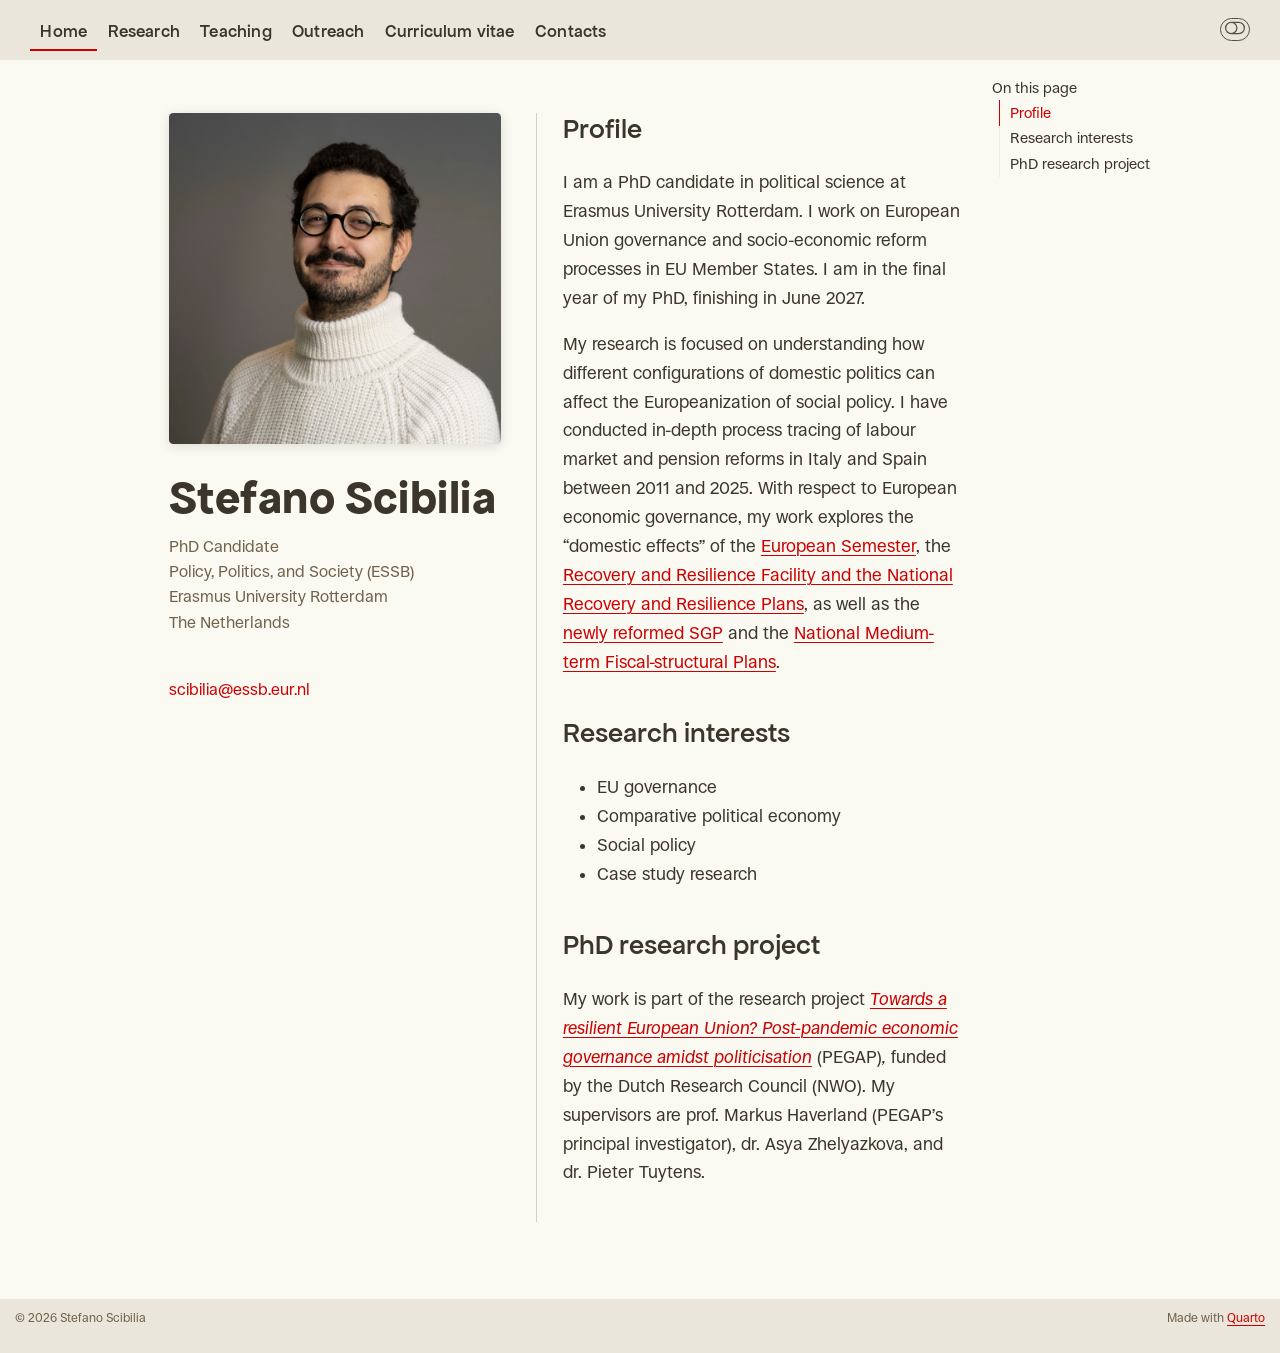
<file: index.html>
<!DOCTYPE html>
<html xmlns="http://www.w3.org/1999/xhtml" lang="en" xml:lang="en"><head>

<meta charset="utf-8">
<meta name="generator" content="quarto-1.9.38">

<meta name="viewport" content="width=device-width, initial-scale=1.0, user-scalable=yes">


<title>Stefano Scibilia</title>
<style>
/* Default styles provided by pandoc.
** See https://pandoc.org/MANUAL.html#variables-for-html for config info.
*/
code{white-space: pre-wrap;}
span.smallcaps{font-variant: small-caps;}
div.columns{display: flex; gap: min(4vw, 1.5em);}
div.column{flex: auto; overflow-x: auto;}
div.hanging-indent{margin-left: 1.5em; text-indent: -1.5em;}
ul.task-list{list-style: none;}
ul.task-list li input[type="checkbox"] {
  width: 0.8em;
  margin: 0 0.8em 0.2em -1em; /* quarto-specific, see https://github.com/quarto-dev/quarto-cli/issues/4556 */ 
  vertical-align: middle;
}
</style>


<script src="site_libs/quarto-nav/quarto-nav.js"></script>
<script src="site_libs/quarto-nav/headroom.min.js"></script>
<link href="./images/favicon.png" rel="icon" type="image/png">
<script src="site_libs/clipboard/clipboard.min.js"></script>
<script src="site_libs/quarto-html/quarto.js" type="module"></script>
<script src="site_libs/quarto-html/tabsets/tabsets.js" type="module"></script>
<script src="site_libs/quarto-html/popper.min.js"></script>
<script src="site_libs/quarto-html/tippy.umd.min.js"></script>
<link href="site_libs/quarto-html/tippy.css" rel="stylesheet">
<link href="site_libs/quarto-html/quarto-syntax-highlighting-15634bcf2e68342d4ad2dfa704d543f6.css" rel="stylesheet" class="quarto-color-scheme" id="quarto-text-highlighting-styles">
<link href="site_libs/quarto-html/quarto-syntax-highlighting-dark-0a6b7249c26820e032cb0bd839ff02b1.css" rel="stylesheet" class="quarto-color-scheme quarto-color-alternate" id="quarto-text-highlighting-styles">
<link href="site_libs/quarto-html/quarto-syntax-highlighting-15634bcf2e68342d4ad2dfa704d543f6.css" rel="stylesheet" class="quarto-color-scheme-extra" id="quarto-text-highlighting-styles">
<script src="site_libs/bootstrap/bootstrap.min.js"></script>
<link href="site_libs/bootstrap/bootstrap-icons.css" rel="stylesheet">
<link href="site_libs/bootstrap/bootstrap-81975565e483ff53ad15f1584025180b.min.css" rel="stylesheet" append-hash="true" class="quarto-color-scheme" id="quarto-bootstrap" data-mode="light">
<link href="site_libs/bootstrap/bootstrap-dark-b850662eda51f5b7fc994adcbb1c5973.min.css" rel="stylesheet" append-hash="true" class="quarto-color-scheme quarto-color-alternate" id="quarto-bootstrap" data-mode="dark">
<link href="site_libs/bootstrap/bootstrap-81975565e483ff53ad15f1584025180b.min.css" rel="stylesheet" append-hash="true" class="quarto-color-scheme-extra" id="quarto-bootstrap" data-mode="light">
<script id="quarto-search-options" type="application/json">{
  "language": {
    "search-no-results-text": "No results",
    "search-matching-documents-text": "matching documents",
    "search-copy-link-title": "Copy link to search",
    "search-hide-matches-text": "Hide additional matches",
    "search-more-match-text": "more match in this document",
    "search-more-matches-text": "more matches in this document",
    "search-clear-button-title": "Clear",
    "search-text-placeholder": "",
    "search-detached-cancel-button-title": "Cancel",
    "search-submit-button-title": "Submit",
    "search-label": "Search"
  }
}</script>
<style>html{ scroll-behavior: smooth; }</style>
<meta name="description" content="PhD candidate in political science at Erasmus University Rotterdam, working on European Union governance and socio-economic reform in EU Member States.">
<link rel="preload" href="site_libs/bootstrap/fonts/apfel-grotezk-700-latin.woff2" as="font" type="font/woff2" crossorigin="">
<script type="application/ld+json">
{
  "@context": "https://schema.org",
  "@type": "Person",
  "name": "Stefano Scibilia",
  "givenName": "Stefano",
  "familyName": "Scibilia",
  "jobTitle": "PhD Candidate",
  "url": "https://stefanoscibilia.com",
  "image": "https://stefanoscibilia.com/images/profile.jpg",
  "email": "mailto:scibilia@essb.eur.nl",
  "identifier": "https://orcid.org/0009-0006-4463-6459",
  "affiliation": {
    "@type": "CollegeOrUniversity",
    "name": "Erasmus University Rotterdam",
    "url": "https://www.eur.nl"
  },
  "knowsAbout": [
    "European Union governance",
    "Comparative political economy",
    "Social policy",
    "Case study research"
  ],
  "sameAs": [
    "https://orcid.org/0009-0006-4463-6459",
    "https://www.eur.nl/en/people/stefano-scibilia",
    "https://www.linkedin.com/in/stefano-scibilia-b464a8151/",
    "https://bsky.app/profile/stef-scibilia.bsky.social",
    "https://x.com/baccala_o"
  ]
}
</script>


<meta property="og:title" content="Stefano Scibilia">
<meta property="og:description" content="PhD candidate in political science at Erasmus University Rotterdam, working on European Union governance and socio-economic reform in EU Member States.">
<meta property="og:image" content="https://stefanoscibilia.com/images/profile.jpg">
<meta property="og:site_name" content="Stefano Scibilia">
<meta name="twitter:title" content="Stefano Scibilia">
<meta name="twitter:description" content="PhD candidate in political science at Erasmus University Rotterdam, working on European Union governance and socio-economic reform in EU Member States.">
<meta name="twitter:image" content="https://stefanoscibilia.com/images/profile.jpg">
<meta name="twitter:card" content="summary_large_image">
</head>

<body class="nav-fixed quarto-light"><script id="quarto-html-before-body" type="application/javascript">
    const toggleBodyColorMode = (bsSheetEl) => {
      const mode = bsSheetEl.getAttribute("data-mode");
      const bodyEl = window.document.querySelector("body");
      if (mode === "dark") {
        bodyEl.classList.add("quarto-dark");
        bodyEl.classList.remove("quarto-light");
      } else {
        bodyEl.classList.add("quarto-light");
        bodyEl.classList.remove("quarto-dark");
      }
    }
    const toggleBodyColorPrimary = () => {
      const bsSheetEl = window.document.querySelector("link#quarto-bootstrap:not([rel=disabled-stylesheet])");
      if (bsSheetEl) {
        toggleBodyColorMode(bsSheetEl);
      }
    }
    const setColorSchemeToggle = (alternate) => {
      const toggles = window.document.querySelectorAll('.quarto-color-scheme-toggle');
      for (let i=0; i < toggles.length; i++) {
        const toggle = toggles[i];
        if (toggle) {
          if (alternate) {
            toggle.classList.add("alternate");
          } else {
            toggle.classList.remove("alternate");
          }
        }
      }
    };
    const toggleColorMode = (alternate) => {
      // Switch the stylesheets
      const primaryStylesheets = window.document.querySelectorAll('link.quarto-color-scheme:not(.quarto-color-alternate)');
      const alternateStylesheets = window.document.querySelectorAll('link.quarto-color-scheme.quarto-color-alternate');
      manageTransitions('#quarto-margin-sidebar .nav-link', false);
      if (alternate) {
        // note: dark is layered on light, we don't disable primary!
        enableStylesheet(alternateStylesheets);
        for (const sheetNode of alternateStylesheets) {
          if (sheetNode.id === "quarto-bootstrap") {
            toggleBodyColorMode(sheetNode);
          }
        }
      } else {
        disableStylesheet(alternateStylesheets);
        enableStylesheet(primaryStylesheets)
        toggleBodyColorPrimary();
      }
      manageTransitions('#quarto-margin-sidebar .nav-link', true);
      // Switch the toggles
      setColorSchemeToggle(alternate)
      // Hack to workaround the fact that safari doesn't
      // properly recolor the scrollbar when toggling (#1455)
      if (navigator.userAgent.indexOf('Safari') > 0 && navigator.userAgent.indexOf('Chrome') == -1) {
        manageTransitions("body", false);
        window.scrollTo(0, 1);
        setTimeout(() => {
          window.scrollTo(0, 0);
          manageTransitions("body", true);
        }, 40);
      }
    }
    const disableStylesheet = (stylesheets) => {
      for (let i=0; i < stylesheets.length; i++) {
        const stylesheet = stylesheets[i];
        stylesheet.rel = 'disabled-stylesheet';
      }
    }
    const enableStylesheet = (stylesheets) => {
      for (let i=0; i < stylesheets.length; i++) {
        const stylesheet = stylesheets[i];
        if(stylesheet.rel !== 'stylesheet') { // for Chrome, which will still FOUC without this check
          stylesheet.rel = 'stylesheet';
        }
      }
    }
    const manageTransitions = (selector, allowTransitions) => {
      const els = window.document.querySelectorAll(selector);
      for (let i=0; i < els.length; i++) {
        const el = els[i];
        if (allowTransitions) {
          el.classList.remove('notransition');
        } else {
          el.classList.add('notransition');
        }
      }
    }
    const isFileUrl = () => {
      return window.location.protocol === 'file:';
    }
    const hasAlternateSentinel = () => {
      let styleSentinel = getColorSchemeSentinel();
      if (styleSentinel !== null) {
        return styleSentinel === "alternate";
      } else {
        return false;
      }
    }
    const setStyleSentinel = (alternate) => {
      const value = alternate ? "alternate" : "default";
      if (!isFileUrl()) {
        window.localStorage.setItem("quarto-color-scheme", value);
      } else {
        localAlternateSentinel = value;
      }
    }
    const getColorSchemeSentinel = () => {
      if (!isFileUrl()) {
        const storageValue = window.localStorage.getItem("quarto-color-scheme");
        return storageValue != null ? storageValue : localAlternateSentinel;
      } else {
        return localAlternateSentinel;
      }
    }
    const toggleGiscusIfUsed = (isAlternate, darkModeDefault) => {
      const baseTheme = document.querySelector('#giscus-base-theme')?.value ?? 'light';
      const alternateTheme = document.querySelector('#giscus-alt-theme')?.value ?? 'dark';
      let newTheme = '';
      if(authorPrefersDark) {
        newTheme = isAlternate ? baseTheme : alternateTheme;
      } else {
        newTheme = isAlternate ? alternateTheme : baseTheme;
      }
      const changeGiscusTheme = () => {
        // From: https://github.com/giscus/giscus/issues/336
        const sendMessage = (message) => {
          const iframe = document.querySelector('iframe.giscus-frame');
          if (!iframe) return;
          iframe.contentWindow.postMessage({ giscus: message }, 'https://giscus.app');
        }
        sendMessage({
          setConfig: {
            theme: newTheme
          }
        });
      }
      const isGiscussLoaded = window.document.querySelector('iframe.giscus-frame') !== null;
      if (isGiscussLoaded) {
        changeGiscusTheme();
      }
    };
    const authorPrefersDark = false;
    const darkModeDefault = authorPrefersDark;
      document.querySelector('link#quarto-text-highlighting-styles.quarto-color-scheme-extra').rel = 'disabled-stylesheet';
      document.querySelector('link#quarto-bootstrap.quarto-color-scheme-extra').rel = 'disabled-stylesheet';
    let localAlternateSentinel = darkModeDefault ? 'alternate' : 'default';
    // Dark / light mode switch
    window.quartoToggleColorScheme = () => {
      // Read the current dark / light value
      let toAlternate = !hasAlternateSentinel();
      toggleColorMode(toAlternate);
      setStyleSentinel(toAlternate);
      toggleGiscusIfUsed(toAlternate, darkModeDefault);
      window.dispatchEvent(new Event('resize'));
    };
    // Switch to dark mode if need be
    if (hasAlternateSentinel()) {
      toggleColorMode(true);
    } else {
      toggleColorMode(false);
    }
  </script>

<div id="quarto-search-results"></div>
  <header id="quarto-header" class="headroom fixed-top">
    <nav class="navbar navbar-expand-lg " data-bs-theme="dark">
      <div class="navbar-container container-fluid">
          <button class="navbar-toggler" type="button" data-bs-toggle="collapse" data-bs-target="#navbarCollapse" aria-controls="navbarCollapse" role="menu" aria-expanded="false" aria-label="Toggle navigation" onclick="if (window.quartoToggleHeadroom) { window.quartoToggleHeadroom(); }">
  <span class="navbar-toggler-icon"></span>
</button>
          <div class="collapse navbar-collapse" id="navbarCollapse">
            <ul class="navbar-nav navbar-nav-scroll me-auto">
  <li class="nav-item">
    <a class="nav-link active" href="./index.html" aria-current="page"> 
<span class="menu-text">Home</span></a>
  </li>  
  <li class="nav-item">
    <a class="nav-link" href="./research.html"> 
<span class="menu-text">Research</span></a>
  </li>  
  <li class="nav-item">
    <a class="nav-link" href="./teaching.html"> 
<span class="menu-text">Teaching</span></a>
  </li>  
  <li class="nav-item">
    <a class="nav-link" href="./outreach.html"> 
<span class="menu-text">Outreach</span></a>
  </li>  
  <li class="nav-item">
    <a class="nav-link" href="./cv.html"> 
<span class="menu-text">Curriculum vitae</span></a>
  </li>  
  <li class="nav-item">
    <a class="nav-link" href="./contacts.html"> 
<span class="menu-text">Contacts</span></a>
  </li>  
</ul>
          </div> <!-- /navcollapse -->
            <div class="quarto-navbar-tools">
  <a href="" class="quarto-color-scheme-toggle quarto-navigation-tool  px-1" onclick="window.quartoToggleColorScheme(); return false;" title="Toggle dark mode"><i class="bi"></i></a>
</div>
      </div> <!-- /container-fluid -->
    </nav>
</header>
<!-- content -->
<div id="quarto-content" class="quarto-container page-columns page-rows-contents page-layout-article page-navbar">
<!-- sidebar -->
<!-- margin-sidebar -->
    <div id="quarto-margin-sidebar" class="sidebar margin-sidebar">
        <nav id="TOC" role="doc-toc" class="toc-active">
    <h2 id="toc-title">On this page</h2>
  <ul class="collapse">
  <li><a href="#profile" id="toc-profile" class="nav-link active" data-scroll-target="#profile">Profile</a></li>
  <li><a href="#research-interests" id="toc-research-interests" class="nav-link" data-scroll-target="#research-interests">Research interests</a></li>
  <li><a href="#phd-research-project" id="toc-phd-research-project" class="nav-link" data-scroll-target="#phd-research-project">PhD research project</a></li>
  </ul>
</nav>
    </div>
<!-- main -->
<div class="quarto-about-trestles">
  <div class="about-entity">
    <img src="images/profile.jpg" class="about-image
  rounded " style="width: 95%;">
<header id="title-block-header" class="quarto-title-block default">
<div class="quarto-title">
<h1 class="title">Stefano Scibilia</h1>
<p class="subtitle lead">PhD Candidate<br>Policy, Politics, and Society (ESSB)<br>Erasmus University Rotterdam<br>The Netherlands</p>
</div>
<div class="quarto-title-meta">
  </div>
</header>
    <div class="about-links">
  <a href="mailto:scibilia@essb.eur.nl" class="about-link" rel="" target="">
     <span class="about-link-text">scibilia@essb.eur.nl</span>
  </a>
</div>
  </div>
  <div class="about-contents"><main class="content" id="quarto-document-content">


<section id="profile" class="level2">
<h2 data-anchor-id="profile">Profile</h2>
<p>I am a PhD candidate in political science at Erasmus University Rotterdam. I work on European Union governance and socio-economic reform processes in EU Member States. I am in the final year of my PhD, finishing in June 2027.</p>
<p>My research is focused on understanding how different configurations of domestic politics can affect the Europeanization of social policy. I have conducted in-depth process tracing of labour market and pension reforms in Italy and Spain between 2011 and 2025. With respect to European economic governance, my work explores the “domestic effects” of the <a href="https://reforms-investments.ec.europa.eu/european-semester_en">European Semester</a>, the <a href="https://reforms-investments.ec.europa.eu/technical-support-instrument-0/recovery-and-resilience-plans_en">Recovery and Resilience Facility and the National Recovery and Resilience Plans</a>, as well as the <a href="https://economy-finance.ec.europa.eu/economic-governance-framework/what-economic-governance-framework/evolution-eu-economic-governance/new-economic-governance-framework_en">newly reformed SGP</a> and the <a href="https://economy-finance.ec.europa.eu/economic-governance-framework/stability-and-growth-pact/preventive-arm/national-medium-term-fiscal-structural-plans_en">National Medium-term Fiscal-structural Plans</a>.</p>
</section>
<section id="research-interests" class="level2">
<h2 data-anchor-id="research-interests">Research interests</h2>
<ul>
<li>EU governance</li>
<li>Comparative political economy</li>
<li>Social policy</li>
<li>Case study research</li>
</ul>
</section>
<section id="phd-research-project" class="level2">
<h2 data-anchor-id="phd-research-project">PhD research project</h2>
<p>My work is part of the research project <a href="https://app.dimensions.ai/details/grant/grant.13760545"><em>Towards a resilient European Union? Post-pandemic economic governance amidst politicisation</em></a> (PEGAP)<em>,</em> funded by the Dutch Research Council (NWO). My supervisors are prof. Markus Haverland (PEGAP’s principal investigator), dr. Asya Zhelyazkova, and dr. Pieter Tuytens.</p>


</section>
<a onclick="window.scrollTo(0, 0); return false;" role="button" id="quarto-back-to-top"><i class="bi bi-arrow-up"></i> Back to top</a></main></div>
</div>
 <!-- /main -->
<script id="quarto-html-after-body" type="application/javascript">
  window.document.addEventListener("DOMContentLoaded", function (event) {
    // Ensure there is a toggle, if there isn't float one in the top right
    if (window.document.querySelector('.quarto-color-scheme-toggle') === null) {
      const a = window.document.createElement('a');
      a.classList.add('top-right');
      a.classList.add('quarto-color-scheme-toggle');
      a.href = "";
      a.onclick = function() { try { window.quartoToggleColorScheme(); } catch {} return false; };
      const i = window.document.createElement("i");
      i.classList.add('bi');
      a.appendChild(i);
      window.document.body.appendChild(a);
    }
    setColorSchemeToggle(hasAlternateSentinel())
    const isCodeAnnotation = (el) => {
      for (const clz of el.classList) {
        if (clz.startsWith('code-annotation-')) {                     
          return true;
        }
      }
      return false;
    }
    const onCopySuccess = function(e) {
      // button target
      const button = e.trigger;
      // don't keep focus
      button.blur();
      // flash "checked"
      button.classList.add('code-copy-button-checked');
      var currentTitle = button.getAttribute("title");
      button.setAttribute("title", "Copied!");
      let tooltip;
      if (window.bootstrap) {
        button.setAttribute("data-bs-toggle", "tooltip");
        button.setAttribute("data-bs-placement", "left");
        button.setAttribute("data-bs-title", "Copied!");
        tooltip = new bootstrap.Tooltip(button, 
          { trigger: "manual", 
            customClass: "code-copy-button-tooltip",
            offset: [0, -8]});
        tooltip.show();    
      }
      setTimeout(function() {
        if (tooltip) {
          tooltip.hide();
          button.removeAttribute("data-bs-title");
          button.removeAttribute("data-bs-toggle");
          button.removeAttribute("data-bs-placement");
        }
        button.setAttribute("title", currentTitle);
        button.classList.remove('code-copy-button-checked');
      }, 1000);
      // clear code selection
      e.clearSelection();
    }
    const getTextToCopy = function(trigger) {
      const outerScaffold = trigger.parentElement.cloneNode(true);
      const codeEl = outerScaffold.querySelector('code');
      for (const childEl of codeEl.children) {
        if (isCodeAnnotation(childEl)) {
          childEl.remove();
        }
      }
      return codeEl.innerText;
    }
    const clipboard = new window.ClipboardJS('.code-copy-button:not([data-in-quarto-modal])', {
      text: getTextToCopy
    });
    clipboard.on('success', onCopySuccess);
    if (window.document.getElementById('quarto-embedded-source-code-modal')) {
      const clipboardModal = new window.ClipboardJS('.code-copy-button[data-in-quarto-modal]', {
        text: getTextToCopy,
        container: window.document.getElementById('quarto-embedded-source-code-modal')
      });
      clipboardModal.on('success', onCopySuccess);
    }
      var localhostRegex = new RegExp(/^(?:http|https):\/\/localhost\:?[0-9]*\//);
      var mailtoRegex = new RegExp(/^mailto:/);
        var filterRegex = new RegExp("https:\/\/stefanoscibilia\.com");
      var isInternal = (href) => {
          return filterRegex.test(href) || localhostRegex.test(href) || mailtoRegex.test(href);
      }
      // Inspect non-navigation links and adorn them if external
     var links = window.document.querySelectorAll('a[href]:not(.nav-link):not(.navbar-brand):not(.toc-action):not(.sidebar-link):not(.sidebar-item-toggle):not(.pagination-link):not(.no-external):not([aria-hidden]):not(.dropdown-item):not(.quarto-navigation-tool):not(.about-link)');
      for (var i=0; i<links.length; i++) {
        const link = links[i];
        if (!isInternal(link.href)) {
          // undo the damage that might have been done by quarto-nav.js in the case of
          // links that we want to consider external
          if (link.dataset.originalHref !== undefined) {
            link.href = link.dataset.originalHref;
          }
        }
      }
    function tippyHover(el, contentFn, onTriggerFn, onUntriggerFn) {
      const config = {
        allowHTML: true,
        maxWidth: 500,
        delay: 100,
        arrow: false,
        appendTo: function(el) {
            return el.parentElement;
        },
        interactive: true,
        interactiveBorder: 10,
        theme: 'quarto',
        placement: 'bottom-start',
      };
      if (contentFn) {
        config.content = contentFn;
      }
      if (onTriggerFn) {
        config.onTrigger = onTriggerFn;
      }
      if (onUntriggerFn) {
        config.onUntrigger = onUntriggerFn;
      }
      window.tippy(el, config); 
    }
    const noterefs = window.document.querySelectorAll('a[role="doc-noteref"]');
    for (var i=0; i<noterefs.length; i++) {
      const ref = noterefs[i];
      tippyHover(ref, function() {
        // use id or data attribute instead here
        let href = ref.getAttribute('data-footnote-href') || ref.getAttribute('href');
        try { href = new URL(href).hash; } catch {}
        const id = href.replace(/^#\/?/, "");
        const note = window.document.getElementById(id);
        if (note) {
          return note.innerHTML;
        } else {
          return "";
        }
      });
    }
    const xrefs = window.document.querySelectorAll('a.quarto-xref');
    const processXRef = (id, note) => {
      // Strip column container classes
      const stripColumnClz = (el) => {
        el.classList.remove("page-full", "page-columns");
        if (el.children) {
          for (const child of el.children) {
            stripColumnClz(child);
          }
        }
      }
      stripColumnClz(note)
      if (id === null || id.startsWith('sec-')) {
        // Special case sections, only their first couple elements
        const container = document.createElement("div");
        if (note.children && note.children.length > 2) {
          container.appendChild(note.children[0].cloneNode(true));
          for (let i = 1; i < note.children.length; i++) {
            const child = note.children[i];
            if (child.tagName === "P" && child.innerText === "") {
              continue;
            } else {
              container.appendChild(child.cloneNode(true));
              break;
            }
          }
          if (window.Quarto?.typesetMath) {
            window.Quarto.typesetMath(container);
          }
          return container.innerHTML
        } else {
          if (window.Quarto?.typesetMath) {
            window.Quarto.typesetMath(note);
          }
          return note.innerHTML;
        }
      } else {
        // Remove any anchor links if they are present
        const anchorLink = note.querySelector('a.anchorjs-link');
        if (anchorLink) {
          anchorLink.remove();
        }
        if (window.Quarto?.typesetMath) {
          window.Quarto.typesetMath(note);
        }
        if (note.classList.contains("callout")) {
          return note.outerHTML;
        } else {
          return note.innerHTML;
        }
      }
    }
    for (var i=0; i<xrefs.length; i++) {
      const xref = xrefs[i];
      tippyHover(xref, undefined, function(instance) {
        instance.disable();
        let url = xref.getAttribute('href');
        let hash = undefined; 
        if (url.startsWith('#')) {
          hash = url;
        } else {
          try { hash = new URL(url).hash; } catch {}
        }
        if (hash) {
          const id = hash.replace(/^#\/?/, "");
          const note = window.document.getElementById(id);
          if (note !== null) {
            try {
              const html = processXRef(id, note.cloneNode(true));
              instance.setContent(html);
            } finally {
              instance.enable();
              instance.show();
            }
          } else {
            // See if we can fetch this
            fetch(url.split('#')[0])
            .then(res => res.text())
            .then(html => {
              const parser = new DOMParser();
              const htmlDoc = parser.parseFromString(html, "text/html");
              const note = htmlDoc.getElementById(id);
              if (note !== null) {
                const html = processXRef(id, note);
                instance.setContent(html);
              } 
            }).finally(() => {
              instance.enable();
              instance.show();
            });
          }
        } else {
          // See if we can fetch a full url (with no hash to target)
          // This is a special case and we should probably do some content thinning / targeting
          fetch(url)
          .then(res => res.text())
          .then(html => {
            const parser = new DOMParser();
            const htmlDoc = parser.parseFromString(html, "text/html");
            const note = htmlDoc.querySelector('main.content');
            if (note !== null) {
              // This should only happen for chapter cross references
              // (since there is no id in the URL)
              // remove the first header
              if (note.children.length > 0 && note.children[0].tagName === "HEADER") {
                note.children[0].remove();
              }
              const html = processXRef(null, note);
              instance.setContent(html);
            } 
          }).finally(() => {
            instance.enable();
            instance.show();
          });
        }
      }, function(instance) {
      });
    }
        let selectedAnnoteEl;
        const selectorForAnnotation = ( cell, annotation) => {
          let cellAttr = 'data-code-cell="' + cell + '"';
          let lineAttr = 'data-code-annotation="' +  annotation + '"';
          const selector = 'span[' + cellAttr + '][' + lineAttr + ']';
          return selector;
        }
        const selectCodeLines = (annoteEl) => {
          const doc = window.document;
          const targetCell = annoteEl.getAttribute("data-target-cell");
          const targetAnnotation = annoteEl.getAttribute("data-target-annotation");
          const annoteSpan = window.document.querySelector(selectorForAnnotation(targetCell, targetAnnotation));
          const lines = annoteSpan.getAttribute("data-code-lines").split(",");
          const lineIds = lines.map((line) => {
            return targetCell + "-" + line;
          })
          let top = null;
          let height = null;
          let parent = null;
          if (lineIds.length > 0) {
              //compute the position of the single el (top and bottom and make a div)
              const el = window.document.getElementById(lineIds[0]);
              top = el.offsetTop;
              height = el.offsetHeight;
              parent = el.parentElement.parentElement;
            if (lineIds.length > 1) {
              const lastEl = window.document.getElementById(lineIds[lineIds.length - 1]);
              const bottom = lastEl.offsetTop + lastEl.offsetHeight;
              height = bottom - top;
            }
            if (top !== null && height !== null && parent !== null) {
              // cook up a div (if necessary) and position it 
              let div = window.document.getElementById("code-annotation-line-highlight");
              if (div === null) {
                div = window.document.createElement("div");
                div.setAttribute("id", "code-annotation-line-highlight");
                div.style.position = 'absolute';
                parent.appendChild(div);
              }
              div.style.top = top - 2 + "px";
              div.style.height = height + 4 + "px";
              div.style.left = 0;
              let gutterDiv = window.document.getElementById("code-annotation-line-highlight-gutter");
              if (gutterDiv === null) {
                gutterDiv = window.document.createElement("div");
                gutterDiv.setAttribute("id", "code-annotation-line-highlight-gutter");
                gutterDiv.style.position = 'absolute';
                const codeCell = window.document.getElementById(targetCell);
                const gutter = codeCell.querySelector('.code-annotation-gutter');
                gutter.appendChild(gutterDiv);
              }
              gutterDiv.style.top = top - 2 + "px";
              gutterDiv.style.height = height + 4 + "px";
            }
            selectedAnnoteEl = annoteEl;
          }
        };
        const unselectCodeLines = () => {
          const elementsIds = ["code-annotation-line-highlight", "code-annotation-line-highlight-gutter"];
          elementsIds.forEach((elId) => {
            const div = window.document.getElementById(elId);
            if (div) {
              div.remove();
            }
          });
          selectedAnnoteEl = undefined;
        };
          // Handle positioning of the toggle
      window.addEventListener(
        "resize",
        throttle(() => {
          elRect = undefined;
          if (selectedAnnoteEl) {
            selectCodeLines(selectedAnnoteEl);
          }
        }, 10)
      );
      function throttle(fn, ms) {
      let throttle = false;
      let timer;
        return (...args) => {
          if(!throttle) { // first call gets through
              fn.apply(this, args);
              throttle = true;
          } else { // all the others get throttled
              if(timer) clearTimeout(timer); // cancel #2
              timer = setTimeout(() => {
                fn.apply(this, args);
                timer = throttle = false;
              }, ms);
          }
        };
      }
        // Attach click handler to the DT
        const annoteDls = window.document.querySelectorAll('dt[data-target-cell]');
        for (const annoteDlNode of annoteDls) {
          annoteDlNode.addEventListener('click', (event) => {
            const clickedEl = event.target;
            if (clickedEl !== selectedAnnoteEl) {
              unselectCodeLines();
              const activeEl = window.document.querySelector('dt[data-target-cell].code-annotation-active');
              if (activeEl) {
                activeEl.classList.remove('code-annotation-active');
              }
              selectCodeLines(clickedEl);
              clickedEl.classList.add('code-annotation-active');
            } else {
              // Unselect the line
              unselectCodeLines();
              clickedEl.classList.remove('code-annotation-active');
            }
          });
        }
    const findCites = (el) => {
      const parentEl = el.parentElement;
      if (parentEl) {
        const cites = parentEl.dataset.cites;
        if (cites) {
          return {
            el,
            cites: cites.split(' ')
          };
        } else {
          return findCites(el.parentElement)
        }
      } else {
        return undefined;
      }
    };
    var bibliorefs = window.document.querySelectorAll('a[role="doc-biblioref"]');
    for (var i=0; i<bibliorefs.length; i++) {
      const ref = bibliorefs[i];
      const citeInfo = findCites(ref);
      if (citeInfo) {
        tippyHover(citeInfo.el, function() {
          var popup = window.document.createElement('div');
          citeInfo.cites.forEach(function(cite) {
            var citeDiv = window.document.createElement('div');
            citeDiv.classList.add('hanging-indent');
            citeDiv.classList.add('csl-entry');
            var biblioDiv = window.document.getElementById('ref-' + cite);
            if (biblioDiv) {
              citeDiv.innerHTML = biblioDiv.innerHTML;
            }
            popup.appendChild(citeDiv);
          });
          return popup.innerHTML;
        });
      }
    }
  });
  </script>
</div> <!-- /content -->
<footer class="footer">
  <div class="nav-footer">
    <div class="nav-footer-left">
<p>© 2026 Stefano Scibilia</p>
</div>   
    <div class="nav-footer-center">
      &nbsp;
    </div>
    <div class="nav-footer-right">
<p>Made with <a href="https://quarto.org">Quarto</a></p>
</div>
  </div>
</footer>




<script src="site_libs/quarto-html/zenscroll-min.js"></script>
</body></html>
</file>
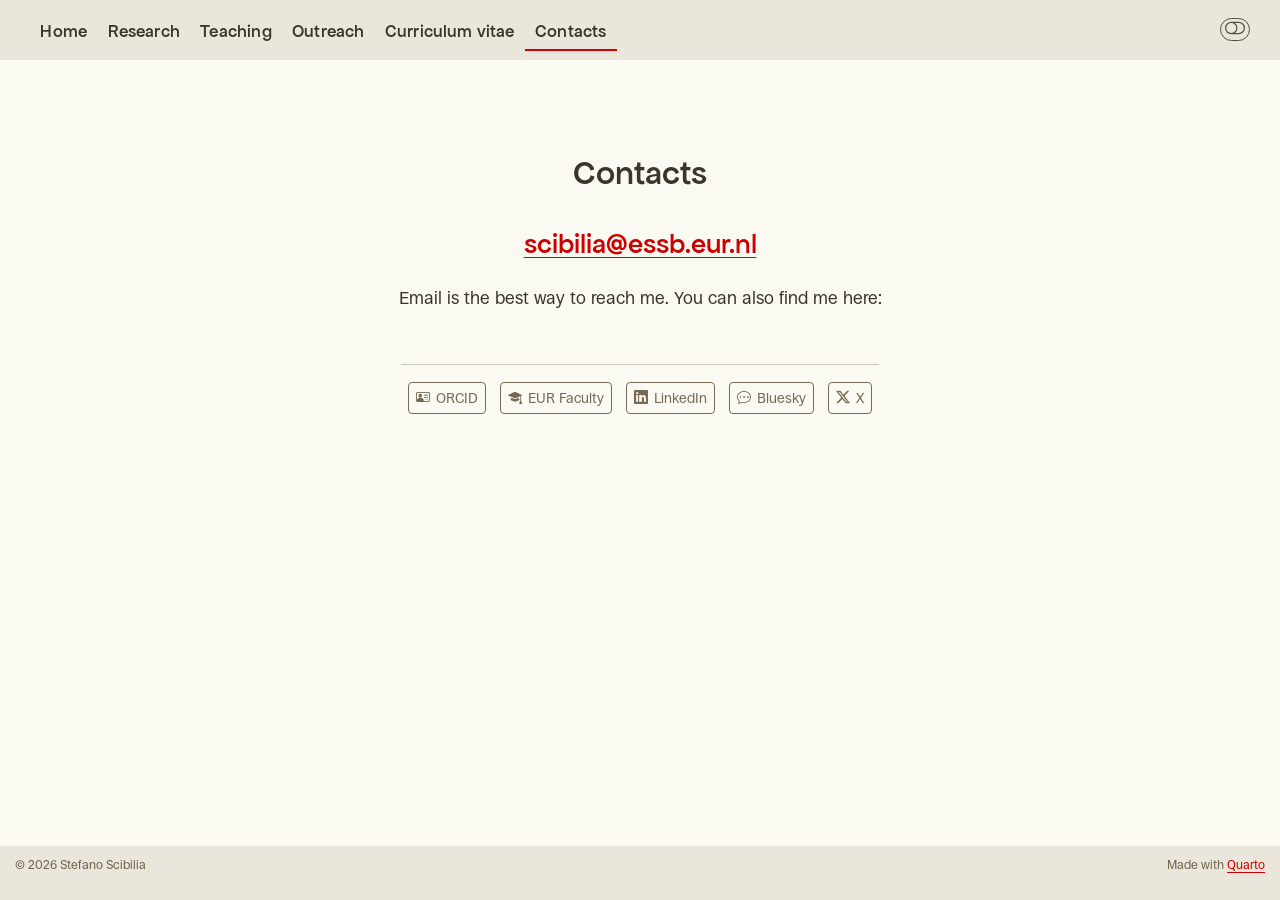
<file: contacts.html>
<!DOCTYPE html>
<html xmlns="http://www.w3.org/1999/xhtml" lang="en" xml:lang="en"><head>

<meta charset="utf-8">
<meta name="generator" content="quarto-1.9.38">

<meta name="viewport" content="width=device-width, initial-scale=1.0, user-scalable=yes">


<title>Contacts – Stefano Scibilia</title>
<style>
/* Default styles provided by pandoc.
** See https://pandoc.org/MANUAL.html#variables-for-html for config info.
*/
code{white-space: pre-wrap;}
span.smallcaps{font-variant: small-caps;}
div.columns{display: flex; gap: min(4vw, 1.5em);}
div.column{flex: auto; overflow-x: auto;}
div.hanging-indent{margin-left: 1.5em; text-indent: -1.5em;}
ul.task-list{list-style: none;}
ul.task-list li input[type="checkbox"] {
  width: 0.8em;
  margin: 0 0.8em 0.2em -1em; /* quarto-specific, see https://github.com/quarto-dev/quarto-cli/issues/4556 */ 
  vertical-align: middle;
}
</style>


<script src="site_libs/quarto-nav/quarto-nav.js"></script>
<script src="site_libs/quarto-nav/headroom.min.js"></script>
<link href="./images/favicon.png" rel="icon" type="image/png">
<script src="site_libs/clipboard/clipboard.min.js"></script>
<script src="site_libs/quarto-html/quarto.js" type="module"></script>
<script src="site_libs/quarto-html/tabsets/tabsets.js" type="module"></script>
<script src="site_libs/quarto-html/popper.min.js"></script>
<script src="site_libs/quarto-html/tippy.umd.min.js"></script>
<link href="site_libs/quarto-html/tippy.css" rel="stylesheet">
<link href="site_libs/quarto-html/quarto-syntax-highlighting-15634bcf2e68342d4ad2dfa704d543f6.css" rel="stylesheet" class="quarto-color-scheme" id="quarto-text-highlighting-styles">
<link href="site_libs/quarto-html/quarto-syntax-highlighting-dark-0a6b7249c26820e032cb0bd839ff02b1.css" rel="stylesheet" class="quarto-color-scheme quarto-color-alternate" id="quarto-text-highlighting-styles">
<link href="site_libs/quarto-html/quarto-syntax-highlighting-15634bcf2e68342d4ad2dfa704d543f6.css" rel="stylesheet" class="quarto-color-scheme-extra" id="quarto-text-highlighting-styles">
<script src="site_libs/bootstrap/bootstrap.min.js"></script>
<link href="site_libs/bootstrap/bootstrap-icons.css" rel="stylesheet">
<link href="site_libs/bootstrap/bootstrap-81975565e483ff53ad15f1584025180b.min.css" rel="stylesheet" append-hash="true" class="quarto-color-scheme" id="quarto-bootstrap" data-mode="light">
<link href="site_libs/bootstrap/bootstrap-dark-b850662eda51f5b7fc994adcbb1c5973.min.css" rel="stylesheet" append-hash="true" class="quarto-color-scheme quarto-color-alternate" id="quarto-bootstrap" data-mode="dark">
<link href="site_libs/bootstrap/bootstrap-81975565e483ff53ad15f1584025180b.min.css" rel="stylesheet" append-hash="true" class="quarto-color-scheme-extra" id="quarto-bootstrap" data-mode="light">
<script id="quarto-search-options" type="application/json">{
  "language": {
    "search-no-results-text": "No results",
    "search-matching-documents-text": "matching documents",
    "search-copy-link-title": "Copy link to search",
    "search-hide-matches-text": "Hide additional matches",
    "search-more-match-text": "more match in this document",
    "search-more-matches-text": "more matches in this document",
    "search-clear-button-title": "Clear",
    "search-text-placeholder": "",
    "search-detached-cancel-button-title": "Cancel",
    "search-submit-button-title": "Submit",
    "search-label": "Search"
  }
}</script>
<style>html{ scroll-behavior: smooth; }</style>
<meta name="description" content="How to reach Stefano Scibilia: email, ORCID, university profile, LinkedIn, Bluesky, and X.">


<meta property="og:title" content="Contacts – Stefano Scibilia">
<meta property="og:description" content="How to reach Stefano Scibilia: email, ORCID, university profile, LinkedIn, Bluesky, and X.">
<meta property="og:image" content="https://stefanoscibilia.com/images/profile.jpg">
<meta property="og:site_name" content="Stefano Scibilia">
<meta name="twitter:title" content="Contacts – Stefano Scibilia">
<meta name="twitter:description" content="How to reach Stefano Scibilia: email, ORCID, university profile, LinkedIn, Bluesky, and X.">
<meta name="twitter:image" content="https://stefanoscibilia.com/images/profile.jpg">
<meta name="twitter:card" content="summary_large_image">
</head>

<body class="nav-fixed fullcontent quarto-light"><script id="quarto-html-before-body" type="application/javascript">
    const toggleBodyColorMode = (bsSheetEl) => {
      const mode = bsSheetEl.getAttribute("data-mode");
      const bodyEl = window.document.querySelector("body");
      if (mode === "dark") {
        bodyEl.classList.add("quarto-dark");
        bodyEl.classList.remove("quarto-light");
      } else {
        bodyEl.classList.add("quarto-light");
        bodyEl.classList.remove("quarto-dark");
      }
    }
    const toggleBodyColorPrimary = () => {
      const bsSheetEl = window.document.querySelector("link#quarto-bootstrap:not([rel=disabled-stylesheet])");
      if (bsSheetEl) {
        toggleBodyColorMode(bsSheetEl);
      }
    }
    const setColorSchemeToggle = (alternate) => {
      const toggles = window.document.querySelectorAll('.quarto-color-scheme-toggle');
      for (let i=0; i < toggles.length; i++) {
        const toggle = toggles[i];
        if (toggle) {
          if (alternate) {
            toggle.classList.add("alternate");
          } else {
            toggle.classList.remove("alternate");
          }
        }
      }
    };
    const toggleColorMode = (alternate) => {
      // Switch the stylesheets
      const primaryStylesheets = window.document.querySelectorAll('link.quarto-color-scheme:not(.quarto-color-alternate)');
      const alternateStylesheets = window.document.querySelectorAll('link.quarto-color-scheme.quarto-color-alternate');
      manageTransitions('#quarto-margin-sidebar .nav-link', false);
      if (alternate) {
        // note: dark is layered on light, we don't disable primary!
        enableStylesheet(alternateStylesheets);
        for (const sheetNode of alternateStylesheets) {
          if (sheetNode.id === "quarto-bootstrap") {
            toggleBodyColorMode(sheetNode);
          }
        }
      } else {
        disableStylesheet(alternateStylesheets);
        enableStylesheet(primaryStylesheets)
        toggleBodyColorPrimary();
      }
      manageTransitions('#quarto-margin-sidebar .nav-link', true);
      // Switch the toggles
      setColorSchemeToggle(alternate)
      // Hack to workaround the fact that safari doesn't
      // properly recolor the scrollbar when toggling (#1455)
      if (navigator.userAgent.indexOf('Safari') > 0 && navigator.userAgent.indexOf('Chrome') == -1) {
        manageTransitions("body", false);
        window.scrollTo(0, 1);
        setTimeout(() => {
          window.scrollTo(0, 0);
          manageTransitions("body", true);
        }, 40);
      }
    }
    const disableStylesheet = (stylesheets) => {
      for (let i=0; i < stylesheets.length; i++) {
        const stylesheet = stylesheets[i];
        stylesheet.rel = 'disabled-stylesheet';
      }
    }
    const enableStylesheet = (stylesheets) => {
      for (let i=0; i < stylesheets.length; i++) {
        const stylesheet = stylesheets[i];
        if(stylesheet.rel !== 'stylesheet') { // for Chrome, which will still FOUC without this check
          stylesheet.rel = 'stylesheet';
        }
      }
    }
    const manageTransitions = (selector, allowTransitions) => {
      const els = window.document.querySelectorAll(selector);
      for (let i=0; i < els.length; i++) {
        const el = els[i];
        if (allowTransitions) {
          el.classList.remove('notransition');
        } else {
          el.classList.add('notransition');
        }
      }
    }
    const isFileUrl = () => {
      return window.location.protocol === 'file:';
    }
    const hasAlternateSentinel = () => {
      let styleSentinel = getColorSchemeSentinel();
      if (styleSentinel !== null) {
        return styleSentinel === "alternate";
      } else {
        return false;
      }
    }
    const setStyleSentinel = (alternate) => {
      const value = alternate ? "alternate" : "default";
      if (!isFileUrl()) {
        window.localStorage.setItem("quarto-color-scheme", value);
      } else {
        localAlternateSentinel = value;
      }
    }
    const getColorSchemeSentinel = () => {
      if (!isFileUrl()) {
        const storageValue = window.localStorage.getItem("quarto-color-scheme");
        return storageValue != null ? storageValue : localAlternateSentinel;
      } else {
        return localAlternateSentinel;
      }
    }
    const toggleGiscusIfUsed = (isAlternate, darkModeDefault) => {
      const baseTheme = document.querySelector('#giscus-base-theme')?.value ?? 'light';
      const alternateTheme = document.querySelector('#giscus-alt-theme')?.value ?? 'dark';
      let newTheme = '';
      if(authorPrefersDark) {
        newTheme = isAlternate ? baseTheme : alternateTheme;
      } else {
        newTheme = isAlternate ? alternateTheme : baseTheme;
      }
      const changeGiscusTheme = () => {
        // From: https://github.com/giscus/giscus/issues/336
        const sendMessage = (message) => {
          const iframe = document.querySelector('iframe.giscus-frame');
          if (!iframe) return;
          iframe.contentWindow.postMessage({ giscus: message }, 'https://giscus.app');
        }
        sendMessage({
          setConfig: {
            theme: newTheme
          }
        });
      }
      const isGiscussLoaded = window.document.querySelector('iframe.giscus-frame') !== null;
      if (isGiscussLoaded) {
        changeGiscusTheme();
      }
    };
    const authorPrefersDark = false;
    const darkModeDefault = authorPrefersDark;
      document.querySelector('link#quarto-text-highlighting-styles.quarto-color-scheme-extra').rel = 'disabled-stylesheet';
      document.querySelector('link#quarto-bootstrap.quarto-color-scheme-extra').rel = 'disabled-stylesheet';
    let localAlternateSentinel = darkModeDefault ? 'alternate' : 'default';
    // Dark / light mode switch
    window.quartoToggleColorScheme = () => {
      // Read the current dark / light value
      let toAlternate = !hasAlternateSentinel();
      toggleColorMode(toAlternate);
      setStyleSentinel(toAlternate);
      toggleGiscusIfUsed(toAlternate, darkModeDefault);
      window.dispatchEvent(new Event('resize'));
    };
    // Switch to dark mode if need be
    if (hasAlternateSentinel()) {
      toggleColorMode(true);
    } else {
      toggleColorMode(false);
    }
  </script>

<div id="quarto-search-results"></div>
  <header id="quarto-header" class="headroom fixed-top">
    <nav class="navbar navbar-expand-lg " data-bs-theme="dark">
      <div class="navbar-container container-fluid">
          <button class="navbar-toggler" type="button" data-bs-toggle="collapse" data-bs-target="#navbarCollapse" aria-controls="navbarCollapse" role="menu" aria-expanded="false" aria-label="Toggle navigation" onclick="if (window.quartoToggleHeadroom) { window.quartoToggleHeadroom(); }">
  <span class="navbar-toggler-icon"></span>
</button>
          <div class="collapse navbar-collapse" id="navbarCollapse">
            <ul class="navbar-nav navbar-nav-scroll me-auto">
  <li class="nav-item">
    <a class="nav-link" href="./index.html"> 
<span class="menu-text">Home</span></a>
  </li>  
  <li class="nav-item">
    <a class="nav-link" href="./research.html"> 
<span class="menu-text">Research</span></a>
  </li>  
  <li class="nav-item">
    <a class="nav-link" href="./teaching.html"> 
<span class="menu-text">Teaching</span></a>
  </li>  
  <li class="nav-item">
    <a class="nav-link" href="./outreach.html"> 
<span class="menu-text">Outreach</span></a>
  </li>  
  <li class="nav-item">
    <a class="nav-link" href="./cv.html"> 
<span class="menu-text">Curriculum vitae</span></a>
  </li>  
  <li class="nav-item">
    <a class="nav-link active" href="./contacts.html" aria-current="page"> 
<span class="menu-text">Contacts</span></a>
  </li>  
</ul>
          </div> <!-- /navcollapse -->
            <div class="quarto-navbar-tools">
  <a href="" class="quarto-color-scheme-toggle quarto-navigation-tool  px-1" onclick="window.quartoToggleColorScheme(); return false;" title="Toggle dark mode"><i class="bi"></i></a>
</div>
      </div> <!-- /container-fluid -->
    </nav>
</header>
<!-- content -->
<div id="quarto-content" class="quarto-container page-columns page-rows-contents page-layout-article page-navbar">
<!-- sidebar -->
<!-- margin-sidebar -->
    
<!-- main -->
<div class="quarto-about-jolla">
 <header id="title-block-header" class="quarto-title-block default">
<div class="quarto-title">
<h1 class="title">Contacts</h1>
</div>
<div class="quarto-title-meta">
  </div>
</header><main class="content" id="quarto-document-content">

<section id="scibiliaessb.eur.nl" class="level2">
<h2 data-anchor-id="scibiliaessb.eur.nl"><a href="mailto:scibilia@essb.eur.nl">scibilia@essb.eur.nl</a></h2>
<p>Email is the best way to reach me. You can also find me here:</p>


</section>
<a onclick="window.scrollTo(0, 0); return false;" role="button" id="quarto-back-to-top"><i class="bi bi-arrow-up"></i> Back to top</a></main> 
  <hr class="about-sep">
   <div class="about-links">
  <a href="https://orcid.org/0009-0006-4463-6459" class="about-link" rel="" target="">
    <i class="bi bi-person-vcard"></i>
     <span class="about-link-text">ORCID</span>
  </a>
  <a href="https://www.eur.nl/en/people/stefano-scibilia" class="about-link" rel="" target="">
    <i class="bi bi-mortarboard-fill"></i>
     <span class="about-link-text">EUR Faculty</span>
  </a>
  <a href="https://www.linkedin.com/in/stefano-scibilia-b464a8151/" class="about-link" rel="" target="">
    <i class="bi bi-linkedin"></i>
     <span class="about-link-text">LinkedIn</span>
  </a>
  <a href="https://bsky.app/profile/stef-scibilia.bsky.social" class="about-link" rel="" target="">
    <i class="bi bi-chat-dots"></i>
     <span class="about-link-text">Bluesky</span>
  </a>
  <a href="https://x.com/baccala_o" class="about-link" rel="" target="">
    <i class="bi bi-twitter-x"></i>
     <span class="about-link-text">X</span>
  </a>
</div>
</div>
 <!-- /main -->
<script id="quarto-html-after-body" type="application/javascript">
  window.document.addEventListener("DOMContentLoaded", function (event) {
    // Ensure there is a toggle, if there isn't float one in the top right
    if (window.document.querySelector('.quarto-color-scheme-toggle') === null) {
      const a = window.document.createElement('a');
      a.classList.add('top-right');
      a.classList.add('quarto-color-scheme-toggle');
      a.href = "";
      a.onclick = function() { try { window.quartoToggleColorScheme(); } catch {} return false; };
      const i = window.document.createElement("i");
      i.classList.add('bi');
      a.appendChild(i);
      window.document.body.appendChild(a);
    }
    setColorSchemeToggle(hasAlternateSentinel())
    const isCodeAnnotation = (el) => {
      for (const clz of el.classList) {
        if (clz.startsWith('code-annotation-')) {                     
          return true;
        }
      }
      return false;
    }
    const onCopySuccess = function(e) {
      // button target
      const button = e.trigger;
      // don't keep focus
      button.blur();
      // flash "checked"
      button.classList.add('code-copy-button-checked');
      var currentTitle = button.getAttribute("title");
      button.setAttribute("title", "Copied!");
      let tooltip;
      if (window.bootstrap) {
        button.setAttribute("data-bs-toggle", "tooltip");
        button.setAttribute("data-bs-placement", "left");
        button.setAttribute("data-bs-title", "Copied!");
        tooltip = new bootstrap.Tooltip(button, 
          { trigger: "manual", 
            customClass: "code-copy-button-tooltip",
            offset: [0, -8]});
        tooltip.show();    
      }
      setTimeout(function() {
        if (tooltip) {
          tooltip.hide();
          button.removeAttribute("data-bs-title");
          button.removeAttribute("data-bs-toggle");
          button.removeAttribute("data-bs-placement");
        }
        button.setAttribute("title", currentTitle);
        button.classList.remove('code-copy-button-checked');
      }, 1000);
      // clear code selection
      e.clearSelection();
    }
    const getTextToCopy = function(trigger) {
      const outerScaffold = trigger.parentElement.cloneNode(true);
      const codeEl = outerScaffold.querySelector('code');
      for (const childEl of codeEl.children) {
        if (isCodeAnnotation(childEl)) {
          childEl.remove();
        }
      }
      return codeEl.innerText;
    }
    const clipboard = new window.ClipboardJS('.code-copy-button:not([data-in-quarto-modal])', {
      text: getTextToCopy
    });
    clipboard.on('success', onCopySuccess);
    if (window.document.getElementById('quarto-embedded-source-code-modal')) {
      const clipboardModal = new window.ClipboardJS('.code-copy-button[data-in-quarto-modal]', {
        text: getTextToCopy,
        container: window.document.getElementById('quarto-embedded-source-code-modal')
      });
      clipboardModal.on('success', onCopySuccess);
    }
      var localhostRegex = new RegExp(/^(?:http|https):\/\/localhost\:?[0-9]*\//);
      var mailtoRegex = new RegExp(/^mailto:/);
        var filterRegex = new RegExp("https:\/\/stefanoscibilia\.com");
      var isInternal = (href) => {
          return filterRegex.test(href) || localhostRegex.test(href) || mailtoRegex.test(href);
      }
      // Inspect non-navigation links and adorn them if external
     var links = window.document.querySelectorAll('a[href]:not(.nav-link):not(.navbar-brand):not(.toc-action):not(.sidebar-link):not(.sidebar-item-toggle):not(.pagination-link):not(.no-external):not([aria-hidden]):not(.dropdown-item):not(.quarto-navigation-tool):not(.about-link)');
      for (var i=0; i<links.length; i++) {
        const link = links[i];
        if (!isInternal(link.href)) {
          // undo the damage that might have been done by quarto-nav.js in the case of
          // links that we want to consider external
          if (link.dataset.originalHref !== undefined) {
            link.href = link.dataset.originalHref;
          }
        }
      }
    function tippyHover(el, contentFn, onTriggerFn, onUntriggerFn) {
      const config = {
        allowHTML: true,
        maxWidth: 500,
        delay: 100,
        arrow: false,
        appendTo: function(el) {
            return el.parentElement;
        },
        interactive: true,
        interactiveBorder: 10,
        theme: 'quarto',
        placement: 'bottom-start',
      };
      if (contentFn) {
        config.content = contentFn;
      }
      if (onTriggerFn) {
        config.onTrigger = onTriggerFn;
      }
      if (onUntriggerFn) {
        config.onUntrigger = onUntriggerFn;
      }
      window.tippy(el, config); 
    }
    const noterefs = window.document.querySelectorAll('a[role="doc-noteref"]');
    for (var i=0; i<noterefs.length; i++) {
      const ref = noterefs[i];
      tippyHover(ref, function() {
        // use id or data attribute instead here
        let href = ref.getAttribute('data-footnote-href') || ref.getAttribute('href');
        try { href = new URL(href).hash; } catch {}
        const id = href.replace(/^#\/?/, "");
        const note = window.document.getElementById(id);
        if (note) {
          return note.innerHTML;
        } else {
          return "";
        }
      });
    }
    const xrefs = window.document.querySelectorAll('a.quarto-xref');
    const processXRef = (id, note) => {
      // Strip column container classes
      const stripColumnClz = (el) => {
        el.classList.remove("page-full", "page-columns");
        if (el.children) {
          for (const child of el.children) {
            stripColumnClz(child);
          }
        }
      }
      stripColumnClz(note)
      if (id === null || id.startsWith('sec-')) {
        // Special case sections, only their first couple elements
        const container = document.createElement("div");
        if (note.children && note.children.length > 2) {
          container.appendChild(note.children[0].cloneNode(true));
          for (let i = 1; i < note.children.length; i++) {
            const child = note.children[i];
            if (child.tagName === "P" && child.innerText === "") {
              continue;
            } else {
              container.appendChild(child.cloneNode(true));
              break;
            }
          }
          if (window.Quarto?.typesetMath) {
            window.Quarto.typesetMath(container);
          }
          return container.innerHTML
        } else {
          if (window.Quarto?.typesetMath) {
            window.Quarto.typesetMath(note);
          }
          return note.innerHTML;
        }
      } else {
        // Remove any anchor links if they are present
        const anchorLink = note.querySelector('a.anchorjs-link');
        if (anchorLink) {
          anchorLink.remove();
        }
        if (window.Quarto?.typesetMath) {
          window.Quarto.typesetMath(note);
        }
        if (note.classList.contains("callout")) {
          return note.outerHTML;
        } else {
          return note.innerHTML;
        }
      }
    }
    for (var i=0; i<xrefs.length; i++) {
      const xref = xrefs[i];
      tippyHover(xref, undefined, function(instance) {
        instance.disable();
        let url = xref.getAttribute('href');
        let hash = undefined; 
        if (url.startsWith('#')) {
          hash = url;
        } else {
          try { hash = new URL(url).hash; } catch {}
        }
        if (hash) {
          const id = hash.replace(/^#\/?/, "");
          const note = window.document.getElementById(id);
          if (note !== null) {
            try {
              const html = processXRef(id, note.cloneNode(true));
              instance.setContent(html);
            } finally {
              instance.enable();
              instance.show();
            }
          } else {
            // See if we can fetch this
            fetch(url.split('#')[0])
            .then(res => res.text())
            .then(html => {
              const parser = new DOMParser();
              const htmlDoc = parser.parseFromString(html, "text/html");
              const note = htmlDoc.getElementById(id);
              if (note !== null) {
                const html = processXRef(id, note);
                instance.setContent(html);
              } 
            }).finally(() => {
              instance.enable();
              instance.show();
            });
          }
        } else {
          // See if we can fetch a full url (with no hash to target)
          // This is a special case and we should probably do some content thinning / targeting
          fetch(url)
          .then(res => res.text())
          .then(html => {
            const parser = new DOMParser();
            const htmlDoc = parser.parseFromString(html, "text/html");
            const note = htmlDoc.querySelector('main.content');
            if (note !== null) {
              // This should only happen for chapter cross references
              // (since there is no id in the URL)
              // remove the first header
              if (note.children.length > 0 && note.children[0].tagName === "HEADER") {
                note.children[0].remove();
              }
              const html = processXRef(null, note);
              instance.setContent(html);
            } 
          }).finally(() => {
            instance.enable();
            instance.show();
          });
        }
      }, function(instance) {
      });
    }
        let selectedAnnoteEl;
        const selectorForAnnotation = ( cell, annotation) => {
          let cellAttr = 'data-code-cell="' + cell + '"';
          let lineAttr = 'data-code-annotation="' +  annotation + '"';
          const selector = 'span[' + cellAttr + '][' + lineAttr + ']';
          return selector;
        }
        const selectCodeLines = (annoteEl) => {
          const doc = window.document;
          const targetCell = annoteEl.getAttribute("data-target-cell");
          const targetAnnotation = annoteEl.getAttribute("data-target-annotation");
          const annoteSpan = window.document.querySelector(selectorForAnnotation(targetCell, targetAnnotation));
          const lines = annoteSpan.getAttribute("data-code-lines").split(",");
          const lineIds = lines.map((line) => {
            return targetCell + "-" + line;
          })
          let top = null;
          let height = null;
          let parent = null;
          if (lineIds.length > 0) {
              //compute the position of the single el (top and bottom and make a div)
              const el = window.document.getElementById(lineIds[0]);
              top = el.offsetTop;
              height = el.offsetHeight;
              parent = el.parentElement.parentElement;
            if (lineIds.length > 1) {
              const lastEl = window.document.getElementById(lineIds[lineIds.length - 1]);
              const bottom = lastEl.offsetTop + lastEl.offsetHeight;
              height = bottom - top;
            }
            if (top !== null && height !== null && parent !== null) {
              // cook up a div (if necessary) and position it 
              let div = window.document.getElementById("code-annotation-line-highlight");
              if (div === null) {
                div = window.document.createElement("div");
                div.setAttribute("id", "code-annotation-line-highlight");
                div.style.position = 'absolute';
                parent.appendChild(div);
              }
              div.style.top = top - 2 + "px";
              div.style.height = height + 4 + "px";
              div.style.left = 0;
              let gutterDiv = window.document.getElementById("code-annotation-line-highlight-gutter");
              if (gutterDiv === null) {
                gutterDiv = window.document.createElement("div");
                gutterDiv.setAttribute("id", "code-annotation-line-highlight-gutter");
                gutterDiv.style.position = 'absolute';
                const codeCell = window.document.getElementById(targetCell);
                const gutter = codeCell.querySelector('.code-annotation-gutter');
                gutter.appendChild(gutterDiv);
              }
              gutterDiv.style.top = top - 2 + "px";
              gutterDiv.style.height = height + 4 + "px";
            }
            selectedAnnoteEl = annoteEl;
          }
        };
        const unselectCodeLines = () => {
          const elementsIds = ["code-annotation-line-highlight", "code-annotation-line-highlight-gutter"];
          elementsIds.forEach((elId) => {
            const div = window.document.getElementById(elId);
            if (div) {
              div.remove();
            }
          });
          selectedAnnoteEl = undefined;
        };
          // Handle positioning of the toggle
      window.addEventListener(
        "resize",
        throttle(() => {
          elRect = undefined;
          if (selectedAnnoteEl) {
            selectCodeLines(selectedAnnoteEl);
          }
        }, 10)
      );
      function throttle(fn, ms) {
      let throttle = false;
      let timer;
        return (...args) => {
          if(!throttle) { // first call gets through
              fn.apply(this, args);
              throttle = true;
          } else { // all the others get throttled
              if(timer) clearTimeout(timer); // cancel #2
              timer = setTimeout(() => {
                fn.apply(this, args);
                timer = throttle = false;
              }, ms);
          }
        };
      }
        // Attach click handler to the DT
        const annoteDls = window.document.querySelectorAll('dt[data-target-cell]');
        for (const annoteDlNode of annoteDls) {
          annoteDlNode.addEventListener('click', (event) => {
            const clickedEl = event.target;
            if (clickedEl !== selectedAnnoteEl) {
              unselectCodeLines();
              const activeEl = window.document.querySelector('dt[data-target-cell].code-annotation-active');
              if (activeEl) {
                activeEl.classList.remove('code-annotation-active');
              }
              selectCodeLines(clickedEl);
              clickedEl.classList.add('code-annotation-active');
            } else {
              // Unselect the line
              unselectCodeLines();
              clickedEl.classList.remove('code-annotation-active');
            }
          });
        }
    const findCites = (el) => {
      const parentEl = el.parentElement;
      if (parentEl) {
        const cites = parentEl.dataset.cites;
        if (cites) {
          return {
            el,
            cites: cites.split(' ')
          };
        } else {
          return findCites(el.parentElement)
        }
      } else {
        return undefined;
      }
    };
    var bibliorefs = window.document.querySelectorAll('a[role="doc-biblioref"]');
    for (var i=0; i<bibliorefs.length; i++) {
      const ref = bibliorefs[i];
      const citeInfo = findCites(ref);
      if (citeInfo) {
        tippyHover(citeInfo.el, function() {
          var popup = window.document.createElement('div');
          citeInfo.cites.forEach(function(cite) {
            var citeDiv = window.document.createElement('div');
            citeDiv.classList.add('hanging-indent');
            citeDiv.classList.add('csl-entry');
            var biblioDiv = window.document.getElementById('ref-' + cite);
            if (biblioDiv) {
              citeDiv.innerHTML = biblioDiv.innerHTML;
            }
            popup.appendChild(citeDiv);
          });
          return popup.innerHTML;
        });
      }
    }
  });
  </script>
</div> <!-- /content -->
<footer class="footer">
  <div class="nav-footer">
    <div class="nav-footer-left">
<p>© 2026 Stefano Scibilia</p>
</div>   
    <div class="nav-footer-center">
      &nbsp;
    </div>
    <div class="nav-footer-right">
<p>Made with <a href="https://quarto.org">Quarto</a></p>
</div>
  </div>
</footer>




<script src="site_libs/quarto-html/zenscroll-min.js"></script>
</body></html>
</file>
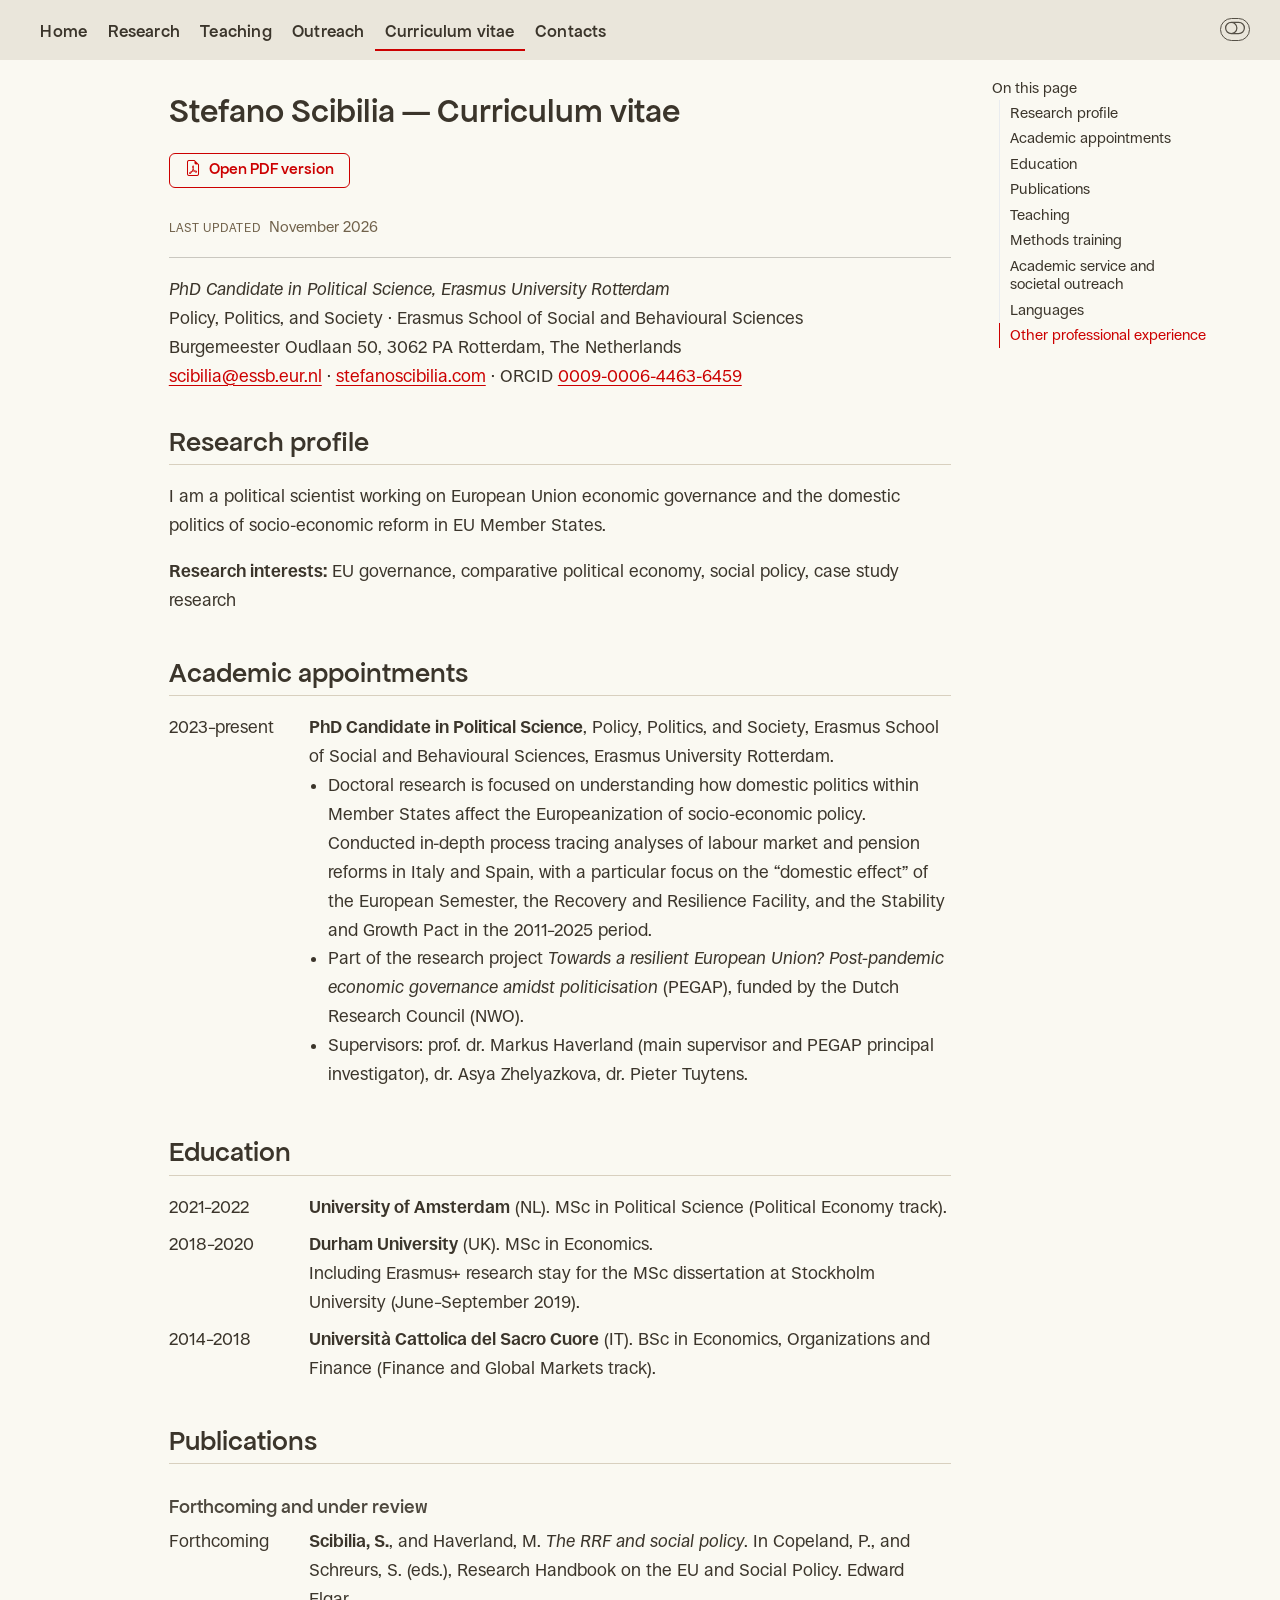
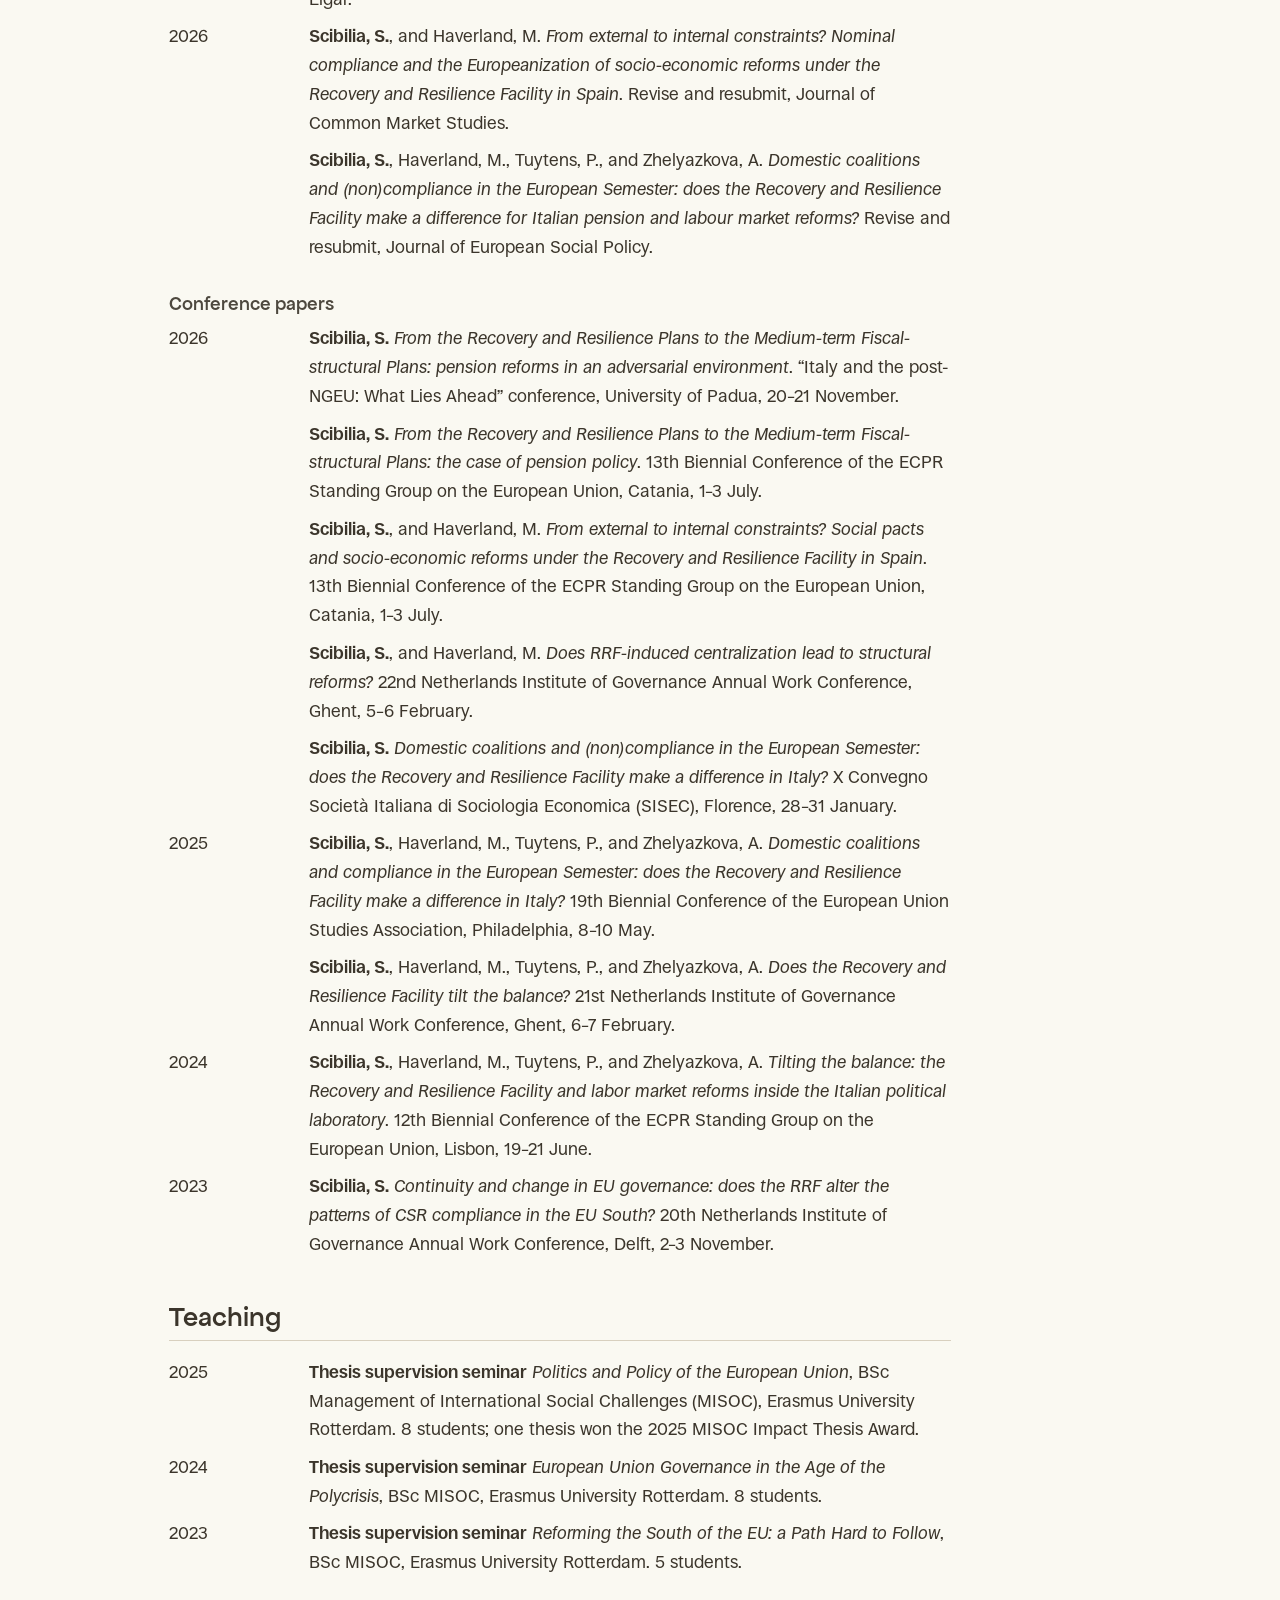
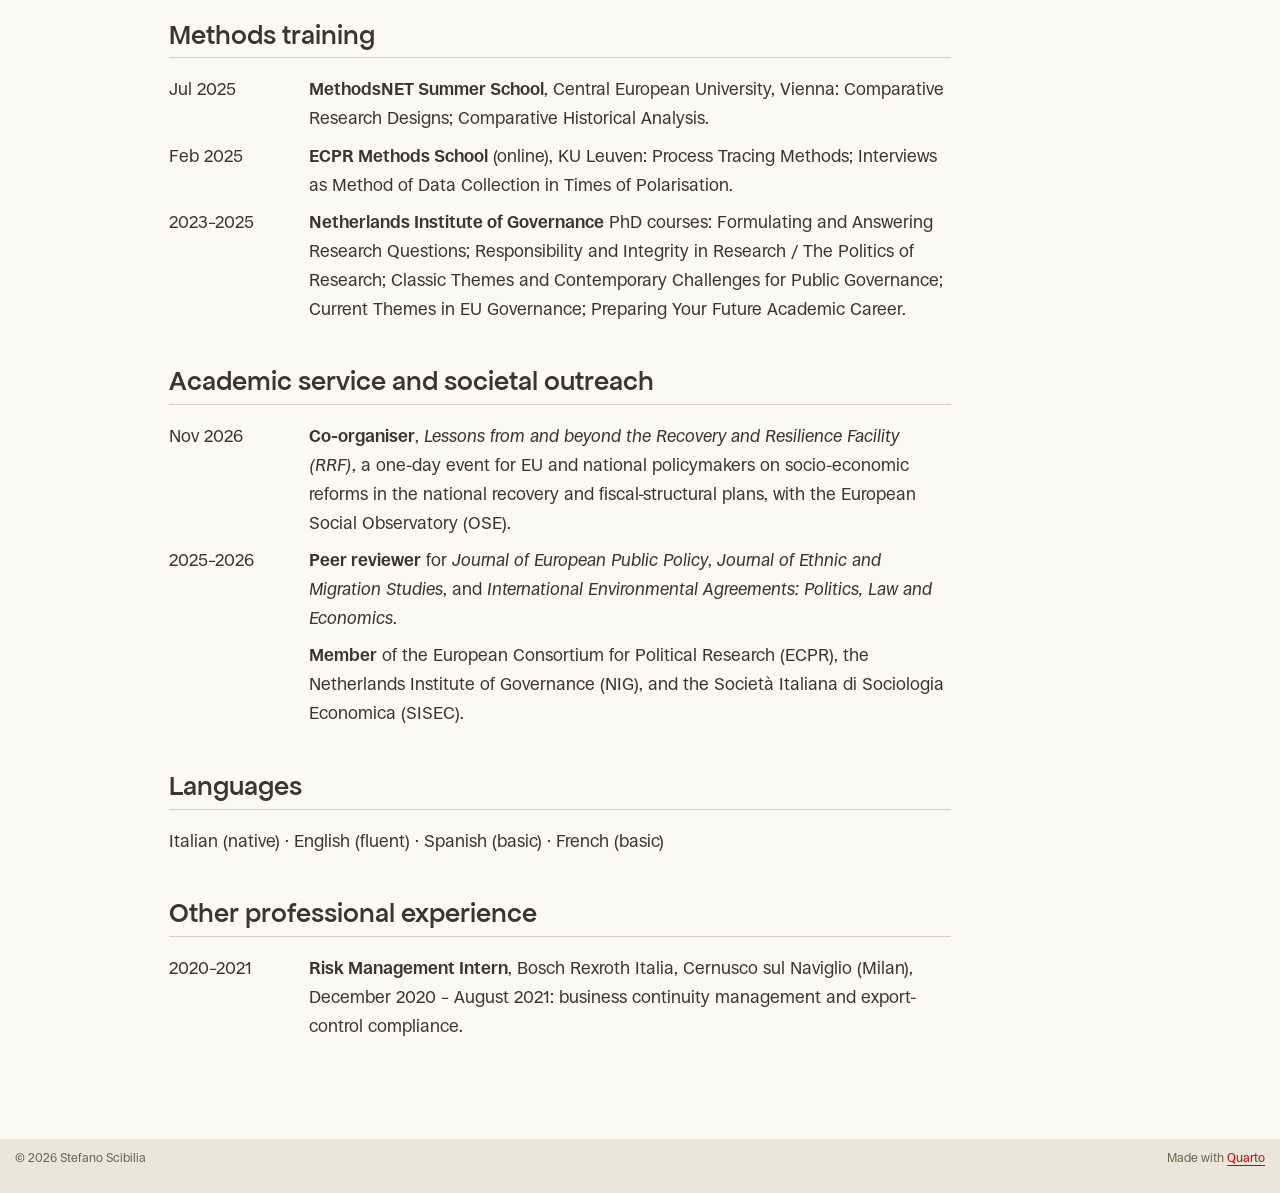
<file: cv.html>
<!DOCTYPE html>
<html xmlns="http://www.w3.org/1999/xhtml" lang="en" xml:lang="en"><head>

<meta charset="utf-8">
<meta name="generator" content="quarto-1.9.38">

<meta name="viewport" content="width=device-width, initial-scale=1.0, user-scalable=yes">


<title>Curriculum vitae – Stefano Scibilia</title>
<style>
/* Default styles provided by pandoc.
** See https://pandoc.org/MANUAL.html#variables-for-html for config info.
*/
code{white-space: pre-wrap;}
span.smallcaps{font-variant: small-caps;}
div.columns{display: flex; gap: min(4vw, 1.5em);}
div.column{flex: auto; overflow-x: auto;}
div.hanging-indent{margin-left: 1.5em; text-indent: -1.5em;}
ul.task-list{list-style: none;}
ul.task-list li input[type="checkbox"] {
  width: 0.8em;
  margin: 0 0.8em 0.2em -1em; /* quarto-specific, see https://github.com/quarto-dev/quarto-cli/issues/4556 */ 
  vertical-align: middle;
}
</style>


<script src="site_libs/quarto-nav/quarto-nav.js"></script>
<script src="site_libs/quarto-nav/headroom.min.js"></script>
<link href="./images/favicon.png" rel="icon" type="image/png">
<script src="site_libs/clipboard/clipboard.min.js"></script>
<script src="site_libs/quarto-html/quarto.js" type="module"></script>
<script src="site_libs/quarto-html/tabsets/tabsets.js" type="module"></script>
<script src="site_libs/quarto-html/popper.min.js"></script>
<script src="site_libs/quarto-html/tippy.umd.min.js"></script>
<script src="site_libs/quarto-html/anchor.min.js"></script>
<link href="site_libs/quarto-html/tippy.css" rel="stylesheet">
<link href="site_libs/quarto-html/quarto-syntax-highlighting-15634bcf2e68342d4ad2dfa704d543f6.css" rel="stylesheet" class="quarto-color-scheme" id="quarto-text-highlighting-styles">
<link href="site_libs/quarto-html/quarto-syntax-highlighting-dark-0a6b7249c26820e032cb0bd839ff02b1.css" rel="stylesheet" class="quarto-color-scheme quarto-color-alternate" id="quarto-text-highlighting-styles">
<link href="site_libs/quarto-html/quarto-syntax-highlighting-15634bcf2e68342d4ad2dfa704d543f6.css" rel="stylesheet" class="quarto-color-scheme-extra" id="quarto-text-highlighting-styles">
<script src="site_libs/bootstrap/bootstrap.min.js"></script>
<link href="site_libs/bootstrap/bootstrap-icons.css" rel="stylesheet">
<link href="site_libs/bootstrap/bootstrap-81975565e483ff53ad15f1584025180b.min.css" rel="stylesheet" append-hash="true" class="quarto-color-scheme" id="quarto-bootstrap" data-mode="light">
<link href="site_libs/bootstrap/bootstrap-dark-b850662eda51f5b7fc994adcbb1c5973.min.css" rel="stylesheet" append-hash="true" class="quarto-color-scheme quarto-color-alternate" id="quarto-bootstrap" data-mode="dark">
<link href="site_libs/bootstrap/bootstrap-81975565e483ff53ad15f1584025180b.min.css" rel="stylesheet" append-hash="true" class="quarto-color-scheme-extra" id="quarto-bootstrap" data-mode="light">
<script id="quarto-search-options" type="application/json">{
  "language": {
    "search-no-results-text": "No results",
    "search-matching-documents-text": "matching documents",
    "search-copy-link-title": "Copy link to search",
    "search-hide-matches-text": "Hide additional matches",
    "search-more-match-text": "more match in this document",
    "search-more-matches-text": "more matches in this document",
    "search-clear-button-title": "Clear",
    "search-text-placeholder": "",
    "search-detached-cancel-button-title": "Cancel",
    "search-submit-button-title": "Submit",
    "search-label": "Search"
  }
}</script>
<style>html{ scroll-behavior: smooth; }</style>
<meta name="description" content="Curriculum vitae of Stefano Scibilia, PhD candidate in political science at Erasmus University Rotterdam, as a web page and as a PDF.">


<meta property="og:title" content="Curriculum vitae">
<meta property="og:description" content="Curriculum vitae of Stefano Scibilia, PhD candidate in political science at Erasmus University Rotterdam, as a web page and as a PDF.">
<meta property="og:image" content="https://stefanoscibilia.com/images/profile.jpg">
<meta property="og:site_name" content="Stefano Scibilia">
<meta name="twitter:title" content="Curriculum vitae">
<meta name="twitter:description" content="Curriculum vitae of Stefano Scibilia, PhD candidate in political science at Erasmus University Rotterdam, as a web page and as a PDF.">
<meta name="twitter:image" content="https://stefanoscibilia.com/images/profile.jpg">
<meta name="twitter:card" content="summary_large_image">
</head>

<body class="nav-fixed quarto-light"><script id="quarto-html-before-body" type="application/javascript">
    const toggleBodyColorMode = (bsSheetEl) => {
      const mode = bsSheetEl.getAttribute("data-mode");
      const bodyEl = window.document.querySelector("body");
      if (mode === "dark") {
        bodyEl.classList.add("quarto-dark");
        bodyEl.classList.remove("quarto-light");
      } else {
        bodyEl.classList.add("quarto-light");
        bodyEl.classList.remove("quarto-dark");
      }
    }
    const toggleBodyColorPrimary = () => {
      const bsSheetEl = window.document.querySelector("link#quarto-bootstrap:not([rel=disabled-stylesheet])");
      if (bsSheetEl) {
        toggleBodyColorMode(bsSheetEl);
      }
    }
    const setColorSchemeToggle = (alternate) => {
      const toggles = window.document.querySelectorAll('.quarto-color-scheme-toggle');
      for (let i=0; i < toggles.length; i++) {
        const toggle = toggles[i];
        if (toggle) {
          if (alternate) {
            toggle.classList.add("alternate");
          } else {
            toggle.classList.remove("alternate");
          }
        }
      }
    };
    const toggleColorMode = (alternate) => {
      // Switch the stylesheets
      const primaryStylesheets = window.document.querySelectorAll('link.quarto-color-scheme:not(.quarto-color-alternate)');
      const alternateStylesheets = window.document.querySelectorAll('link.quarto-color-scheme.quarto-color-alternate');
      manageTransitions('#quarto-margin-sidebar .nav-link', false);
      if (alternate) {
        // note: dark is layered on light, we don't disable primary!
        enableStylesheet(alternateStylesheets);
        for (const sheetNode of alternateStylesheets) {
          if (sheetNode.id === "quarto-bootstrap") {
            toggleBodyColorMode(sheetNode);
          }
        }
      } else {
        disableStylesheet(alternateStylesheets);
        enableStylesheet(primaryStylesheets)
        toggleBodyColorPrimary();
      }
      manageTransitions('#quarto-margin-sidebar .nav-link', true);
      // Switch the toggles
      setColorSchemeToggle(alternate)
      // Hack to workaround the fact that safari doesn't
      // properly recolor the scrollbar when toggling (#1455)
      if (navigator.userAgent.indexOf('Safari') > 0 && navigator.userAgent.indexOf('Chrome') == -1) {
        manageTransitions("body", false);
        window.scrollTo(0, 1);
        setTimeout(() => {
          window.scrollTo(0, 0);
          manageTransitions("body", true);
        }, 40);
      }
    }
    const disableStylesheet = (stylesheets) => {
      for (let i=0; i < stylesheets.length; i++) {
        const stylesheet = stylesheets[i];
        stylesheet.rel = 'disabled-stylesheet';
      }
    }
    const enableStylesheet = (stylesheets) => {
      for (let i=0; i < stylesheets.length; i++) {
        const stylesheet = stylesheets[i];
        if(stylesheet.rel !== 'stylesheet') { // for Chrome, which will still FOUC without this check
          stylesheet.rel = 'stylesheet';
        }
      }
    }
    const manageTransitions = (selector, allowTransitions) => {
      const els = window.document.querySelectorAll(selector);
      for (let i=0; i < els.length; i++) {
        const el = els[i];
        if (allowTransitions) {
          el.classList.remove('notransition');
        } else {
          el.classList.add('notransition');
        }
      }
    }
    const isFileUrl = () => {
      return window.location.protocol === 'file:';
    }
    const hasAlternateSentinel = () => {
      let styleSentinel = getColorSchemeSentinel();
      if (styleSentinel !== null) {
        return styleSentinel === "alternate";
      } else {
        return false;
      }
    }
    const setStyleSentinel = (alternate) => {
      const value = alternate ? "alternate" : "default";
      if (!isFileUrl()) {
        window.localStorage.setItem("quarto-color-scheme", value);
      } else {
        localAlternateSentinel = value;
      }
    }
    const getColorSchemeSentinel = () => {
      if (!isFileUrl()) {
        const storageValue = window.localStorage.getItem("quarto-color-scheme");
        return storageValue != null ? storageValue : localAlternateSentinel;
      } else {
        return localAlternateSentinel;
      }
    }
    const toggleGiscusIfUsed = (isAlternate, darkModeDefault) => {
      const baseTheme = document.querySelector('#giscus-base-theme')?.value ?? 'light';
      const alternateTheme = document.querySelector('#giscus-alt-theme')?.value ?? 'dark';
      let newTheme = '';
      if(authorPrefersDark) {
        newTheme = isAlternate ? baseTheme : alternateTheme;
      } else {
        newTheme = isAlternate ? alternateTheme : baseTheme;
      }
      const changeGiscusTheme = () => {
        // From: https://github.com/giscus/giscus/issues/336
        const sendMessage = (message) => {
          const iframe = document.querySelector('iframe.giscus-frame');
          if (!iframe) return;
          iframe.contentWindow.postMessage({ giscus: message }, 'https://giscus.app');
        }
        sendMessage({
          setConfig: {
            theme: newTheme
          }
        });
      }
      const isGiscussLoaded = window.document.querySelector('iframe.giscus-frame') !== null;
      if (isGiscussLoaded) {
        changeGiscusTheme();
      }
    };
    const authorPrefersDark = false;
    const darkModeDefault = authorPrefersDark;
      document.querySelector('link#quarto-text-highlighting-styles.quarto-color-scheme-extra').rel = 'disabled-stylesheet';
      document.querySelector('link#quarto-bootstrap.quarto-color-scheme-extra').rel = 'disabled-stylesheet';
    let localAlternateSentinel = darkModeDefault ? 'alternate' : 'default';
    // Dark / light mode switch
    window.quartoToggleColorScheme = () => {
      // Read the current dark / light value
      let toAlternate = !hasAlternateSentinel();
      toggleColorMode(toAlternate);
      setStyleSentinel(toAlternate);
      toggleGiscusIfUsed(toAlternate, darkModeDefault);
      window.dispatchEvent(new Event('resize'));
    };
    // Switch to dark mode if need be
    if (hasAlternateSentinel()) {
      toggleColorMode(true);
    } else {
      toggleColorMode(false);
    }
  </script>

<div id="quarto-search-results"></div>
  <header id="quarto-header" class="headroom fixed-top">
    <nav class="navbar navbar-expand-lg " data-bs-theme="dark">
      <div class="navbar-container container-fluid">
          <button class="navbar-toggler" type="button" data-bs-toggle="collapse" data-bs-target="#navbarCollapse" aria-controls="navbarCollapse" role="menu" aria-expanded="false" aria-label="Toggle navigation" onclick="if (window.quartoToggleHeadroom) { window.quartoToggleHeadroom(); }">
  <span class="navbar-toggler-icon"></span>
</button>
          <div class="collapse navbar-collapse" id="navbarCollapse">
            <ul class="navbar-nav navbar-nav-scroll me-auto">
  <li class="nav-item">
    <a class="nav-link" href="./index.html"> 
<span class="menu-text">Home</span></a>
  </li>  
  <li class="nav-item">
    <a class="nav-link" href="./research.html"> 
<span class="menu-text">Research</span></a>
  </li>  
  <li class="nav-item">
    <a class="nav-link" href="./teaching.html"> 
<span class="menu-text">Teaching</span></a>
  </li>  
  <li class="nav-item">
    <a class="nav-link" href="./outreach.html"> 
<span class="menu-text">Outreach</span></a>
  </li>  
  <li class="nav-item">
    <a class="nav-link active" href="./cv.html" aria-current="page"> 
<span class="menu-text">Curriculum vitae</span></a>
  </li>  
  <li class="nav-item">
    <a class="nav-link" href="./contacts.html"> 
<span class="menu-text">Contacts</span></a>
  </li>  
</ul>
          </div> <!-- /navcollapse -->
            <div class="quarto-navbar-tools">
  <a href="" class="quarto-color-scheme-toggle quarto-navigation-tool  px-1" onclick="window.quartoToggleColorScheme(); return false;" title="Toggle dark mode"><i class="bi"></i></a>
</div>
      </div> <!-- /container-fluid -->
    </nav>
</header>
<!-- content -->
<div id="quarto-content" class="quarto-container page-columns page-rows-contents page-layout-article page-navbar">
<!-- sidebar -->
<!-- margin-sidebar -->
    <div id="quarto-margin-sidebar" class="sidebar margin-sidebar">
        <nav id="TOC" role="doc-toc" class="toc-active">
    <h2 id="toc-title">On this page</h2>
   
  <ul class="collapse">
  <li><a href="#research-profile" id="toc-research-profile" class="nav-link active" data-scroll-target="#research-profile">Research profile</a></li>
  <li><a href="#academic-appointments" id="toc-academic-appointments" class="nav-link" data-scroll-target="#academic-appointments">Academic appointments</a></li>
  <li><a href="#education" id="toc-education" class="nav-link" data-scroll-target="#education">Education</a></li>
  <li><a href="#publications" id="toc-publications" class="nav-link" data-scroll-target="#publications">Publications</a></li>
  <li><a href="#teaching" id="toc-teaching" class="nav-link" data-scroll-target="#teaching">Teaching</a></li>
  <li><a href="#methods-training" id="toc-methods-training" class="nav-link" data-scroll-target="#methods-training">Methods training</a></li>
  <li><a href="#academic-service-and-societal-outreach" id="toc-academic-service-and-societal-outreach" class="nav-link" data-scroll-target="#academic-service-and-societal-outreach">Academic service and societal outreach</a></li>
  <li><a href="#languages" id="toc-languages" class="nav-link" data-scroll-target="#languages">Languages</a></li>
  <li><a href="#other-professional-experience" id="toc-other-professional-experience" class="nav-link" data-scroll-target="#other-professional-experience">Other professional experience</a></li>
  </ul>
</nav>
    </div>
<!-- main -->
<main class="content" id="quarto-document-content">


<header id="title-block-header" class="quarto-title-block default">
<div class="quarto-title">
<h1 class="title">Stefano Scibilia — Curriculum&nbsp;vitae</h1>
</div>



</header>


<p><a href="26-11-20-scibilia-cv.pdf" class="cv-pdf-button" target="_blank" rel="noopener"><i class="bi bi-file-earmark-pdf"></i> Open PDF version</a></p>
<div class="cv-updated">
<p><span class="cv-updated-label">Last updated</span> November 2026</p>
</div>
<hr>
<p><em>PhD Candidate in Political Science, Erasmus University Rotterdam</em><br>
Policy, Politics, and Society · Erasmus School of Social and Behavioural Sciences<br>
Burgemeester Oudlaan 50, 3062 PA Rotterdam, The Netherlands<br>
<a href="mailto:scibilia@essb.eur.nl" class="email">scibilia@essb.eur.nl</a> · <a href="https://stefanoscibilia.com">stefanoscibilia.com</a> · ORCID <a href="https://orcid.org/0009-0006-4463-6459">0009-0006-4463-6459</a></p>
<section id="research-profile" class="level2">
<h2 class="anchored" data-anchor-id="research-profile">Research profile</h2>
<p>I am a political scientist working on European Union economic governance and the domestic politics of socio-economic reform in EU Member States.</p>
<p><strong>Research interests:</strong> EU governance, comparative political economy, social policy, case study research</p>
</section>
<section id="academic-appointments" class="level2">
<h2 class="anchored" data-anchor-id="academic-appointments">Academic appointments</h2>
<dl>
<dt>2023–present</dt>
<dd>
<strong>PhD Candidate in Political Science</strong>, Policy, Politics, and Society, Erasmus School of Social and Behavioural Sciences, Erasmus University Rotterdam.
<ul>
<li>Doctoral research is focused on understanding how domestic politics within Member States affect the Europeanization of socio-economic policy. Conducted in-depth process tracing analyses of labour market and pension reforms in Italy and Spain, with a particular focus on the “domestic effect” of the European Semester, the Recovery and Resilience Facility, and the Stability and Growth Pact in the 2011–2025 period.</li>
<li>Part of the research project <em>Towards a resilient European Union? Post-pandemic economic governance amidst politicisation</em> (PEGAP), funded by the Dutch Research Council (NWO).</li>
<li>Supervisors: prof. dr. Markus Haverland (main supervisor and PEGAP principal investigator), dr. Asya Zhelyazkova, dr. Pieter Tuytens.</li>
</ul>
</dd>
</dl>
</section>
<section id="education" class="level2">
<h2 class="anchored" data-anchor-id="education">Education</h2>
<dl>
<dt>2021–2022</dt>
<dd>
<strong>University of Amsterdam</strong> (NL). MSc in Political Science (Political Economy track).
</dd>
<dt>2018–2020</dt>
<dd>
<strong>Durham University</strong> (UK). MSc in Economics.<br>
Including Erasmus+ research stay for the MSc dissertation at Stockholm University (June–September 2019).
</dd>
<dt>2014–2018</dt>
<dd>
<strong>Università Cattolica del Sacro Cuore</strong> (IT). BSc in Economics, Organizations and Finance (Finance and Global Markets track).
</dd>
</dl>
</section>
<section id="publications" class="level2">
<h2 class="anchored" data-anchor-id="publications">Publications</h2>
<section id="forthcoming-and-under-review" class="level3">
<h3 class="anchored" data-anchor-id="forthcoming-and-under-review">Forthcoming and under review</h3>
<dl>
<dt>Forthcoming</dt>
<dd>
<strong>Scibilia, S.</strong>, and Haverland, M. <em>The RRF and social policy</em>. In Copeland, P., and Schreurs, S. (eds.), Research Handbook on the EU and Social Policy. Edward Elgar.
</dd>
<dt>2026</dt>
<dd>
<strong>Scibilia, S.</strong>, and Haverland, M. <em>From external to internal constraints? Nominal compliance and the Europeanization of socio-economic reforms under the Recovery and Resilience Facility in Spain</em>. Revise and resubmit, Journal of Common Market Studies.
</dd>
<dt>&nbsp;</dt>
<dd>
<strong>Scibilia, S.</strong>, Haverland, M., Tuytens, P., and Zhelyazkova, A. <em>Domestic coalitions and (non)compliance in the European Semester: does the Recovery and Resilience Facility make a difference for Italian pension and labour market reforms?</em> Revise and resubmit, Journal of European Social Policy.
</dd>
</dl>
</section>
<section id="conference-papers" class="level3">
<h3 class="anchored" data-anchor-id="conference-papers">Conference papers</h3>
<dl>
<dt>2026</dt>
<dd>
<strong>Scibilia, S.</strong> <em>From the Recovery and Resilience Plans to the Medium-term Fiscal-structural Plans: pension reforms in an adversarial environment</em>. “Italy and the post-NGEU: What Lies Ahead” conference, University of Padua, 20–21 November.
</dd>
<dt>&nbsp;</dt>
<dd>
<strong>Scibilia, S.</strong> <em>From the Recovery and Resilience Plans to the Medium-term Fiscal-structural Plans: the case of pension policy</em>. 13th Biennial Conference of the ECPR Standing Group on the European Union, Catania, 1–3 July.
</dd>
<dt>&nbsp;</dt>
<dd>
<strong>Scibilia, S.</strong>, and Haverland, M. <em>From external to internal constraints? Social pacts and socio-economic reforms under the Recovery and Resilience Facility in Spain</em>. 13th Biennial Conference of the ECPR Standing Group on the European Union, Catania, 1–3 July.
</dd>
<dt>&nbsp;</dt>
<dd>
<strong>Scibilia, S.</strong>, and Haverland, M. <em>Does RRF-induced centralization lead to structural reforms?</em> 22nd Netherlands Institute of Governance Annual Work Conference, Ghent, 5–6 February.
</dd>
<dt>&nbsp;</dt>
<dd>
<strong>Scibilia, S.</strong> <em>Domestic coalitions and (non)compliance in the European Semester: does the Recovery and Resilience Facility make a difference in Italy?</em> X Convegno Società Italiana di Sociologia Economica (SISEC), Florence, 28–31 January.
</dd>
<dt>2025</dt>
<dd>
<strong>Scibilia, S.</strong>, Haverland, M., Tuytens, P., and Zhelyazkova, A. <em>Domestic coalitions and compliance in the European Semester: does the Recovery and Resilience Facility make a difference in Italy?</em> 19th Biennial Conference of the European Union Studies Association, Philadelphia, 8–10 May.
</dd>
<dt>&nbsp;</dt>
<dd>
<strong>Scibilia, S.</strong>, Haverland, M., Tuytens, P., and Zhelyazkova, A. <em>Does the Recovery and Resilience Facility tilt the balance?</em> 21st Netherlands Institute of Governance Annual Work Conference, Ghent, 6–7 February.
</dd>
<dt>2024</dt>
<dd>
<strong>Scibilia, S.</strong>, Haverland, M., Tuytens, P., and Zhelyazkova, A. <em>Tilting the balance: the Recovery and Resilience Facility and labor market reforms inside the Italian political laboratory</em>. 12th Biennial Conference of the ECPR Standing Group on the European Union, Lisbon, 19–21 June.
</dd>
<dt>2023</dt>
<dd>
<strong>Scibilia, S.</strong> <em>Continuity and change in EU governance: does the RRF alter the patterns of CSR compliance in the EU South?</em> 20th Netherlands Institute of Governance Annual Work Conference, Delft, 2–3 November.
</dd>
</dl>
</section>
</section>
<section id="teaching" class="level2">
<h2 class="anchored" data-anchor-id="teaching">Teaching</h2>
<dl>
<dt>2025</dt>
<dd>
<strong>Thesis supervision seminar</strong> <em>Politics and Policy of the European Union</em>, BSc Management of International Social Challenges (MISOC), Erasmus University Rotterdam. 8 students; one thesis won the 2025 MISOC Impact Thesis Award.
</dd>
<dt>2024</dt>
<dd>
<strong>Thesis supervision seminar</strong> <em>European Union Governance in the Age of the Polycrisis</em>, BSc MISOC, Erasmus University Rotterdam. 8 students.
</dd>
<dt>2023</dt>
<dd>
<strong>Thesis supervision seminar</strong> <em>Reforming the South of the EU: a Path Hard to Follow</em>, BSc MISOC, Erasmus University Rotterdam. 5 students.
</dd>
</dl>
</section>
<section id="methods-training" class="level2">
<h2 class="anchored" data-anchor-id="methods-training">Methods training</h2>
<dl>
<dt>Jul 2025</dt>
<dd>
<strong>MethodsNET Summer School</strong>, Central European University, Vienna: Comparative Research Designs; Comparative Historical Analysis.
</dd>
<dt>Feb 2025</dt>
<dd>
<strong>ECPR Methods School</strong> (online), KU Leuven: Process Tracing Methods; Interviews as Method of Data Collection in Times of Polarisation.
</dd>
<dt>2023–2025</dt>
<dd>
<strong>Netherlands Institute of Governance</strong> PhD courses: Formulating and Answering Research Questions; Responsibility and Integrity in Research / The Politics of Research; Classic Themes and Contemporary Challenges for Public Governance; Current Themes in EU Governance; Preparing Your Future Academic Career.
</dd>
</dl>
</section>
<section id="academic-service-and-societal-outreach" class="level2">
<h2 class="anchored" data-anchor-id="academic-service-and-societal-outreach">Academic service and societal outreach</h2>
<dl>
<dt>Nov 2026</dt>
<dd>
<strong>Co-organiser</strong>, <em>Lessons from and beyond the Recovery and Resilience Facility (RRF)</em>, a one-day event for EU and national policymakers on socio-economic reforms in the national recovery and fiscal-structural plans, with the European Social Observatory (OSE).
</dd>
<dt>2025–2026</dt>
<dd>
<strong>Peer reviewer</strong> for <em>Journal of European Public Policy</em>, <em>Journal of Ethnic and Migration Studies</em>, and <em>International Environmental Agreements: Politics, Law and Economics</em>.
</dd>
<dt>&nbsp;</dt>
<dd>
<strong>Member</strong> of the European Consortium for Political Research (ECPR), the Netherlands Institute of Governance (NIG), and the Società Italiana di Sociologia Economica (SISEC).
</dd>
</dl>
</section>
<section id="languages" class="level2">
<h2 class="anchored" data-anchor-id="languages">Languages</h2>
<p>Italian (native) · English (fluent) · Spanish (basic) · French (basic)</p>
</section>
<section id="other-professional-experience" class="level2">
<h2 class="anchored" data-anchor-id="other-professional-experience">Other professional experience</h2>
<dl>
<dt>2020–2021</dt>
<dd>
<strong>Risk Management Intern</strong>, Bosch Rexroth Italia, Cernusco sul Naviglio (Milan), December 2020 – August 2021: business continuity management and export-control compliance.
</dd>
</dl>


</section>

<a onclick="window.scrollTo(0, 0); return false;" role="button" id="quarto-back-to-top"><i class="bi bi-arrow-up"></i> Back to top</a></main> <!-- /main -->
<script id="quarto-html-after-body" type="application/javascript">
  window.document.addEventListener("DOMContentLoaded", function (event) {
    // Ensure there is a toggle, if there isn't float one in the top right
    if (window.document.querySelector('.quarto-color-scheme-toggle') === null) {
      const a = window.document.createElement('a');
      a.classList.add('top-right');
      a.classList.add('quarto-color-scheme-toggle');
      a.href = "";
      a.onclick = function() { try { window.quartoToggleColorScheme(); } catch {} return false; };
      const i = window.document.createElement("i");
      i.classList.add('bi');
      a.appendChild(i);
      window.document.body.appendChild(a);
    }
    setColorSchemeToggle(hasAlternateSentinel())
    const icon = "";
    const anchorJS = new window.AnchorJS();
    anchorJS.options = {
      placement: 'right',
      icon: icon
    };
    anchorJS.add('.anchored');
    const isCodeAnnotation = (el) => {
      for (const clz of el.classList) {
        if (clz.startsWith('code-annotation-')) {                     
          return true;
        }
      }
      return false;
    }
    const onCopySuccess = function(e) {
      // button target
      const button = e.trigger;
      // don't keep focus
      button.blur();
      // flash "checked"
      button.classList.add('code-copy-button-checked');
      var currentTitle = button.getAttribute("title");
      button.setAttribute("title", "Copied!");
      let tooltip;
      if (window.bootstrap) {
        button.setAttribute("data-bs-toggle", "tooltip");
        button.setAttribute("data-bs-placement", "left");
        button.setAttribute("data-bs-title", "Copied!");
        tooltip = new bootstrap.Tooltip(button, 
          { trigger: "manual", 
            customClass: "code-copy-button-tooltip",
            offset: [0, -8]});
        tooltip.show();    
      }
      setTimeout(function() {
        if (tooltip) {
          tooltip.hide();
          button.removeAttribute("data-bs-title");
          button.removeAttribute("data-bs-toggle");
          button.removeAttribute("data-bs-placement");
        }
        button.setAttribute("title", currentTitle);
        button.classList.remove('code-copy-button-checked');
      }, 1000);
      // clear code selection
      e.clearSelection();
    }
    const getTextToCopy = function(trigger) {
      const outerScaffold = trigger.parentElement.cloneNode(true);
      const codeEl = outerScaffold.querySelector('code');
      for (const childEl of codeEl.children) {
        if (isCodeAnnotation(childEl)) {
          childEl.remove();
        }
      }
      return codeEl.innerText;
    }
    const clipboard = new window.ClipboardJS('.code-copy-button:not([data-in-quarto-modal])', {
      text: getTextToCopy
    });
    clipboard.on('success', onCopySuccess);
    if (window.document.getElementById('quarto-embedded-source-code-modal')) {
      const clipboardModal = new window.ClipboardJS('.code-copy-button[data-in-quarto-modal]', {
        text: getTextToCopy,
        container: window.document.getElementById('quarto-embedded-source-code-modal')
      });
      clipboardModal.on('success', onCopySuccess);
    }
      var localhostRegex = new RegExp(/^(?:http|https):\/\/localhost\:?[0-9]*\//);
      var mailtoRegex = new RegExp(/^mailto:/);
        var filterRegex = new RegExp("https:\/\/stefanoscibilia\.com");
      var isInternal = (href) => {
          return filterRegex.test(href) || localhostRegex.test(href) || mailtoRegex.test(href);
      }
      // Inspect non-navigation links and adorn them if external
     var links = window.document.querySelectorAll('a[href]:not(.nav-link):not(.navbar-brand):not(.toc-action):not(.sidebar-link):not(.sidebar-item-toggle):not(.pagination-link):not(.no-external):not([aria-hidden]):not(.dropdown-item):not(.quarto-navigation-tool):not(.about-link)');
      for (var i=0; i<links.length; i++) {
        const link = links[i];
        if (!isInternal(link.href)) {
          // undo the damage that might have been done by quarto-nav.js in the case of
          // links that we want to consider external
          if (link.dataset.originalHref !== undefined) {
            link.href = link.dataset.originalHref;
          }
        }
      }
    function tippyHover(el, contentFn, onTriggerFn, onUntriggerFn) {
      const config = {
        allowHTML: true,
        maxWidth: 500,
        delay: 100,
        arrow: false,
        appendTo: function(el) {
            return el.parentElement;
        },
        interactive: true,
        interactiveBorder: 10,
        theme: 'quarto',
        placement: 'bottom-start',
      };
      if (contentFn) {
        config.content = contentFn;
      }
      if (onTriggerFn) {
        config.onTrigger = onTriggerFn;
      }
      if (onUntriggerFn) {
        config.onUntrigger = onUntriggerFn;
      }
      window.tippy(el, config); 
    }
    const noterefs = window.document.querySelectorAll('a[role="doc-noteref"]');
    for (var i=0; i<noterefs.length; i++) {
      const ref = noterefs[i];
      tippyHover(ref, function() {
        // use id or data attribute instead here
        let href = ref.getAttribute('data-footnote-href') || ref.getAttribute('href');
        try { href = new URL(href).hash; } catch {}
        const id = href.replace(/^#\/?/, "");
        const note = window.document.getElementById(id);
        if (note) {
          return note.innerHTML;
        } else {
          return "";
        }
      });
    }
    const xrefs = window.document.querySelectorAll('a.quarto-xref');
    const processXRef = (id, note) => {
      // Strip column container classes
      const stripColumnClz = (el) => {
        el.classList.remove("page-full", "page-columns");
        if (el.children) {
          for (const child of el.children) {
            stripColumnClz(child);
          }
        }
      }
      stripColumnClz(note)
      if (id === null || id.startsWith('sec-')) {
        // Special case sections, only their first couple elements
        const container = document.createElement("div");
        if (note.children && note.children.length > 2) {
          container.appendChild(note.children[0].cloneNode(true));
          for (let i = 1; i < note.children.length; i++) {
            const child = note.children[i];
            if (child.tagName === "P" && child.innerText === "") {
              continue;
            } else {
              container.appendChild(child.cloneNode(true));
              break;
            }
          }
          if (window.Quarto?.typesetMath) {
            window.Quarto.typesetMath(container);
          }
          return container.innerHTML
        } else {
          if (window.Quarto?.typesetMath) {
            window.Quarto.typesetMath(note);
          }
          return note.innerHTML;
        }
      } else {
        // Remove any anchor links if they are present
        const anchorLink = note.querySelector('a.anchorjs-link');
        if (anchorLink) {
          anchorLink.remove();
        }
        if (window.Quarto?.typesetMath) {
          window.Quarto.typesetMath(note);
        }
        if (note.classList.contains("callout")) {
          return note.outerHTML;
        } else {
          return note.innerHTML;
        }
      }
    }
    for (var i=0; i<xrefs.length; i++) {
      const xref = xrefs[i];
      tippyHover(xref, undefined, function(instance) {
        instance.disable();
        let url = xref.getAttribute('href');
        let hash = undefined; 
        if (url.startsWith('#')) {
          hash = url;
        } else {
          try { hash = new URL(url).hash; } catch {}
        }
        if (hash) {
          const id = hash.replace(/^#\/?/, "");
          const note = window.document.getElementById(id);
          if (note !== null) {
            try {
              const html = processXRef(id, note.cloneNode(true));
              instance.setContent(html);
            } finally {
              instance.enable();
              instance.show();
            }
          } else {
            // See if we can fetch this
            fetch(url.split('#')[0])
            .then(res => res.text())
            .then(html => {
              const parser = new DOMParser();
              const htmlDoc = parser.parseFromString(html, "text/html");
              const note = htmlDoc.getElementById(id);
              if (note !== null) {
                const html = processXRef(id, note);
                instance.setContent(html);
              } 
            }).finally(() => {
              instance.enable();
              instance.show();
            });
          }
        } else {
          // See if we can fetch a full url (with no hash to target)
          // This is a special case and we should probably do some content thinning / targeting
          fetch(url)
          .then(res => res.text())
          .then(html => {
            const parser = new DOMParser();
            const htmlDoc = parser.parseFromString(html, "text/html");
            const note = htmlDoc.querySelector('main.content');
            if (note !== null) {
              // This should only happen for chapter cross references
              // (since there is no id in the URL)
              // remove the first header
              if (note.children.length > 0 && note.children[0].tagName === "HEADER") {
                note.children[0].remove();
              }
              const html = processXRef(null, note);
              instance.setContent(html);
            } 
          }).finally(() => {
            instance.enable();
            instance.show();
          });
        }
      }, function(instance) {
      });
    }
        let selectedAnnoteEl;
        const selectorForAnnotation = ( cell, annotation) => {
          let cellAttr = 'data-code-cell="' + cell + '"';
          let lineAttr = 'data-code-annotation="' +  annotation + '"';
          const selector = 'span[' + cellAttr + '][' + lineAttr + ']';
          return selector;
        }
        const selectCodeLines = (annoteEl) => {
          const doc = window.document;
          const targetCell = annoteEl.getAttribute("data-target-cell");
          const targetAnnotation = annoteEl.getAttribute("data-target-annotation");
          const annoteSpan = window.document.querySelector(selectorForAnnotation(targetCell, targetAnnotation));
          const lines = annoteSpan.getAttribute("data-code-lines").split(",");
          const lineIds = lines.map((line) => {
            return targetCell + "-" + line;
          })
          let top = null;
          let height = null;
          let parent = null;
          if (lineIds.length > 0) {
              //compute the position of the single el (top and bottom and make a div)
              const el = window.document.getElementById(lineIds[0]);
              top = el.offsetTop;
              height = el.offsetHeight;
              parent = el.parentElement.parentElement;
            if (lineIds.length > 1) {
              const lastEl = window.document.getElementById(lineIds[lineIds.length - 1]);
              const bottom = lastEl.offsetTop + lastEl.offsetHeight;
              height = bottom - top;
            }
            if (top !== null && height !== null && parent !== null) {
              // cook up a div (if necessary) and position it 
              let div = window.document.getElementById("code-annotation-line-highlight");
              if (div === null) {
                div = window.document.createElement("div");
                div.setAttribute("id", "code-annotation-line-highlight");
                div.style.position = 'absolute';
                parent.appendChild(div);
              }
              div.style.top = top - 2 + "px";
              div.style.height = height + 4 + "px";
              div.style.left = 0;
              let gutterDiv = window.document.getElementById("code-annotation-line-highlight-gutter");
              if (gutterDiv === null) {
                gutterDiv = window.document.createElement("div");
                gutterDiv.setAttribute("id", "code-annotation-line-highlight-gutter");
                gutterDiv.style.position = 'absolute';
                const codeCell = window.document.getElementById(targetCell);
                const gutter = codeCell.querySelector('.code-annotation-gutter');
                gutter.appendChild(gutterDiv);
              }
              gutterDiv.style.top = top - 2 + "px";
              gutterDiv.style.height = height + 4 + "px";
            }
            selectedAnnoteEl = annoteEl;
          }
        };
        const unselectCodeLines = () => {
          const elementsIds = ["code-annotation-line-highlight", "code-annotation-line-highlight-gutter"];
          elementsIds.forEach((elId) => {
            const div = window.document.getElementById(elId);
            if (div) {
              div.remove();
            }
          });
          selectedAnnoteEl = undefined;
        };
          // Handle positioning of the toggle
      window.addEventListener(
        "resize",
        throttle(() => {
          elRect = undefined;
          if (selectedAnnoteEl) {
            selectCodeLines(selectedAnnoteEl);
          }
        }, 10)
      );
      function throttle(fn, ms) {
      let throttle = false;
      let timer;
        return (...args) => {
          if(!throttle) { // first call gets through
              fn.apply(this, args);
              throttle = true;
          } else { // all the others get throttled
              if(timer) clearTimeout(timer); // cancel #2
              timer = setTimeout(() => {
                fn.apply(this, args);
                timer = throttle = false;
              }, ms);
          }
        };
      }
        // Attach click handler to the DT
        const annoteDls = window.document.querySelectorAll('dt[data-target-cell]');
        for (const annoteDlNode of annoteDls) {
          annoteDlNode.addEventListener('click', (event) => {
            const clickedEl = event.target;
            if (clickedEl !== selectedAnnoteEl) {
              unselectCodeLines();
              const activeEl = window.document.querySelector('dt[data-target-cell].code-annotation-active');
              if (activeEl) {
                activeEl.classList.remove('code-annotation-active');
              }
              selectCodeLines(clickedEl);
              clickedEl.classList.add('code-annotation-active');
            } else {
              // Unselect the line
              unselectCodeLines();
              clickedEl.classList.remove('code-annotation-active');
            }
          });
        }
    const findCites = (el) => {
      const parentEl = el.parentElement;
      if (parentEl) {
        const cites = parentEl.dataset.cites;
        if (cites) {
          return {
            el,
            cites: cites.split(' ')
          };
        } else {
          return findCites(el.parentElement)
        }
      } else {
        return undefined;
      }
    };
    var bibliorefs = window.document.querySelectorAll('a[role="doc-biblioref"]');
    for (var i=0; i<bibliorefs.length; i++) {
      const ref = bibliorefs[i];
      const citeInfo = findCites(ref);
      if (citeInfo) {
        tippyHover(citeInfo.el, function() {
          var popup = window.document.createElement('div');
          citeInfo.cites.forEach(function(cite) {
            var citeDiv = window.document.createElement('div');
            citeDiv.classList.add('hanging-indent');
            citeDiv.classList.add('csl-entry');
            var biblioDiv = window.document.getElementById('ref-' + cite);
            if (biblioDiv) {
              citeDiv.innerHTML = biblioDiv.innerHTML;
            }
            popup.appendChild(citeDiv);
          });
          return popup.innerHTML;
        });
      }
    }
  });
  </script>
</div> <!-- /content -->
<footer class="footer">
  <div class="nav-footer">
    <div class="nav-footer-left">
<p>© 2026 Stefano Scibilia</p>
</div>   
    <div class="nav-footer-center">
      &nbsp;
    </div>
    <div class="nav-footer-right">
<p>Made with <a href="https://quarto.org">Quarto</a></p>
</div>
  </div>
</footer>




<script src="site_libs/quarto-html/zenscroll-min.js"></script>
</body></html>
</file>
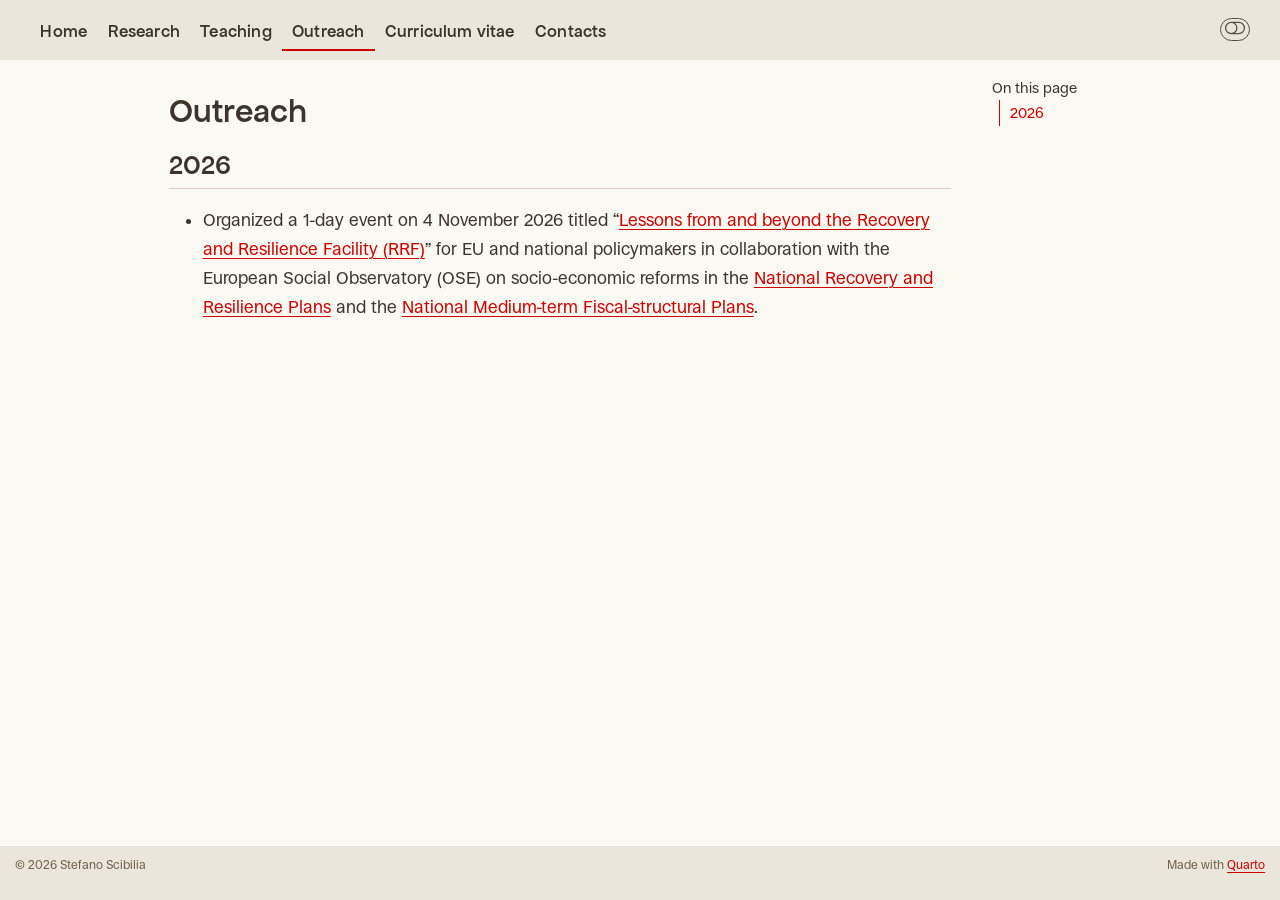
<file: outreach.html>
<!DOCTYPE html>
<html xmlns="http://www.w3.org/1999/xhtml" lang="en" xml:lang="en"><head>

<meta charset="utf-8">
<meta name="generator" content="quarto-1.9.38">

<meta name="viewport" content="width=device-width, initial-scale=1.0, user-scalable=yes">


<title>Outreach – Stefano Scibilia</title>
<style>
/* Default styles provided by pandoc.
** See https://pandoc.org/MANUAL.html#variables-for-html for config info.
*/
code{white-space: pre-wrap;}
span.smallcaps{font-variant: small-caps;}
div.columns{display: flex; gap: min(4vw, 1.5em);}
div.column{flex: auto; overflow-x: auto;}
div.hanging-indent{margin-left: 1.5em; text-indent: -1.5em;}
ul.task-list{list-style: none;}
ul.task-list li input[type="checkbox"] {
  width: 0.8em;
  margin: 0 0.8em 0.2em -1em; /* quarto-specific, see https://github.com/quarto-dev/quarto-cli/issues/4556 */ 
  vertical-align: middle;
}
</style>


<script src="site_libs/quarto-nav/quarto-nav.js"></script>
<script src="site_libs/quarto-nav/headroom.min.js"></script>
<link href="./images/favicon.png" rel="icon" type="image/png">
<script src="site_libs/clipboard/clipboard.min.js"></script>
<script src="site_libs/quarto-html/quarto.js" type="module"></script>
<script src="site_libs/quarto-html/tabsets/tabsets.js" type="module"></script>
<script src="site_libs/quarto-html/popper.min.js"></script>
<script src="site_libs/quarto-html/tippy.umd.min.js"></script>
<script src="site_libs/quarto-html/anchor.min.js"></script>
<link href="site_libs/quarto-html/tippy.css" rel="stylesheet">
<link href="site_libs/quarto-html/quarto-syntax-highlighting-15634bcf2e68342d4ad2dfa704d543f6.css" rel="stylesheet" class="quarto-color-scheme" id="quarto-text-highlighting-styles">
<link href="site_libs/quarto-html/quarto-syntax-highlighting-dark-0a6b7249c26820e032cb0bd839ff02b1.css" rel="stylesheet" class="quarto-color-scheme quarto-color-alternate" id="quarto-text-highlighting-styles">
<link href="site_libs/quarto-html/quarto-syntax-highlighting-15634bcf2e68342d4ad2dfa704d543f6.css" rel="stylesheet" class="quarto-color-scheme-extra" id="quarto-text-highlighting-styles">
<script src="site_libs/bootstrap/bootstrap.min.js"></script>
<link href="site_libs/bootstrap/bootstrap-icons.css" rel="stylesheet">
<link href="site_libs/bootstrap/bootstrap-81975565e483ff53ad15f1584025180b.min.css" rel="stylesheet" append-hash="true" class="quarto-color-scheme" id="quarto-bootstrap" data-mode="light">
<link href="site_libs/bootstrap/bootstrap-dark-b850662eda51f5b7fc994adcbb1c5973.min.css" rel="stylesheet" append-hash="true" class="quarto-color-scheme quarto-color-alternate" id="quarto-bootstrap" data-mode="dark">
<link href="site_libs/bootstrap/bootstrap-81975565e483ff53ad15f1584025180b.min.css" rel="stylesheet" append-hash="true" class="quarto-color-scheme-extra" id="quarto-bootstrap" data-mode="light">
<script id="quarto-search-options" type="application/json">{
  "language": {
    "search-no-results-text": "No results",
    "search-matching-documents-text": "matching documents",
    "search-copy-link-title": "Copy link to search",
    "search-hide-matches-text": "Hide additional matches",
    "search-more-match-text": "more match in this document",
    "search-more-matches-text": "more matches in this document",
    "search-clear-button-title": "Clear",
    "search-text-placeholder": "",
    "search-detached-cancel-button-title": "Cancel",
    "search-submit-button-title": "Submit",
    "search-label": "Search"
  }
}</script>
<style>html{ scroll-behavior: smooth; }</style>
<meta name="description" content="Public engagement and policy work on EU socio-economic governance, including events for EU and national policymakers.">


<meta property="og:title" content="Outreach – Stefano Scibilia">
<meta property="og:description" content="Public engagement and policy work on EU socio-economic governance, including events for EU and national policymakers.">
<meta property="og:image" content="https://stefanoscibilia.com/images/profile.jpg">
<meta property="og:site_name" content="Stefano Scibilia">
<meta name="twitter:title" content="Outreach – Stefano Scibilia">
<meta name="twitter:description" content="Public engagement and policy work on EU socio-economic governance, including events for EU and national policymakers.">
<meta name="twitter:image" content="https://stefanoscibilia.com/images/profile.jpg">
<meta name="twitter:card" content="summary_large_image">
</head>

<body class="nav-fixed quarto-light"><script id="quarto-html-before-body" type="application/javascript">
    const toggleBodyColorMode = (bsSheetEl) => {
      const mode = bsSheetEl.getAttribute("data-mode");
      const bodyEl = window.document.querySelector("body");
      if (mode === "dark") {
        bodyEl.classList.add("quarto-dark");
        bodyEl.classList.remove("quarto-light");
      } else {
        bodyEl.classList.add("quarto-light");
        bodyEl.classList.remove("quarto-dark");
      }
    }
    const toggleBodyColorPrimary = () => {
      const bsSheetEl = window.document.querySelector("link#quarto-bootstrap:not([rel=disabled-stylesheet])");
      if (bsSheetEl) {
        toggleBodyColorMode(bsSheetEl);
      }
    }
    const setColorSchemeToggle = (alternate) => {
      const toggles = window.document.querySelectorAll('.quarto-color-scheme-toggle');
      for (let i=0; i < toggles.length; i++) {
        const toggle = toggles[i];
        if (toggle) {
          if (alternate) {
            toggle.classList.add("alternate");
          } else {
            toggle.classList.remove("alternate");
          }
        }
      }
    };
    const toggleColorMode = (alternate) => {
      // Switch the stylesheets
      const primaryStylesheets = window.document.querySelectorAll('link.quarto-color-scheme:not(.quarto-color-alternate)');
      const alternateStylesheets = window.document.querySelectorAll('link.quarto-color-scheme.quarto-color-alternate');
      manageTransitions('#quarto-margin-sidebar .nav-link', false);
      if (alternate) {
        // note: dark is layered on light, we don't disable primary!
        enableStylesheet(alternateStylesheets);
        for (const sheetNode of alternateStylesheets) {
          if (sheetNode.id === "quarto-bootstrap") {
            toggleBodyColorMode(sheetNode);
          }
        }
      } else {
        disableStylesheet(alternateStylesheets);
        enableStylesheet(primaryStylesheets)
        toggleBodyColorPrimary();
      }
      manageTransitions('#quarto-margin-sidebar .nav-link', true);
      // Switch the toggles
      setColorSchemeToggle(alternate)
      // Hack to workaround the fact that safari doesn't
      // properly recolor the scrollbar when toggling (#1455)
      if (navigator.userAgent.indexOf('Safari') > 0 && navigator.userAgent.indexOf('Chrome') == -1) {
        manageTransitions("body", false);
        window.scrollTo(0, 1);
        setTimeout(() => {
          window.scrollTo(0, 0);
          manageTransitions("body", true);
        }, 40);
      }
    }
    const disableStylesheet = (stylesheets) => {
      for (let i=0; i < stylesheets.length; i++) {
        const stylesheet = stylesheets[i];
        stylesheet.rel = 'disabled-stylesheet';
      }
    }
    const enableStylesheet = (stylesheets) => {
      for (let i=0; i < stylesheets.length; i++) {
        const stylesheet = stylesheets[i];
        if(stylesheet.rel !== 'stylesheet') { // for Chrome, which will still FOUC without this check
          stylesheet.rel = 'stylesheet';
        }
      }
    }
    const manageTransitions = (selector, allowTransitions) => {
      const els = window.document.querySelectorAll(selector);
      for (let i=0; i < els.length; i++) {
        const el = els[i];
        if (allowTransitions) {
          el.classList.remove('notransition');
        } else {
          el.classList.add('notransition');
        }
      }
    }
    const isFileUrl = () => {
      return window.location.protocol === 'file:';
    }
    const hasAlternateSentinel = () => {
      let styleSentinel = getColorSchemeSentinel();
      if (styleSentinel !== null) {
        return styleSentinel === "alternate";
      } else {
        return false;
      }
    }
    const setStyleSentinel = (alternate) => {
      const value = alternate ? "alternate" : "default";
      if (!isFileUrl()) {
        window.localStorage.setItem("quarto-color-scheme", value);
      } else {
        localAlternateSentinel = value;
      }
    }
    const getColorSchemeSentinel = () => {
      if (!isFileUrl()) {
        const storageValue = window.localStorage.getItem("quarto-color-scheme");
        return storageValue != null ? storageValue : localAlternateSentinel;
      } else {
        return localAlternateSentinel;
      }
    }
    const toggleGiscusIfUsed = (isAlternate, darkModeDefault) => {
      const baseTheme = document.querySelector('#giscus-base-theme')?.value ?? 'light';
      const alternateTheme = document.querySelector('#giscus-alt-theme')?.value ?? 'dark';
      let newTheme = '';
      if(authorPrefersDark) {
        newTheme = isAlternate ? baseTheme : alternateTheme;
      } else {
        newTheme = isAlternate ? alternateTheme : baseTheme;
      }
      const changeGiscusTheme = () => {
        // From: https://github.com/giscus/giscus/issues/336
        const sendMessage = (message) => {
          const iframe = document.querySelector('iframe.giscus-frame');
          if (!iframe) return;
          iframe.contentWindow.postMessage({ giscus: message }, 'https://giscus.app');
        }
        sendMessage({
          setConfig: {
            theme: newTheme
          }
        });
      }
      const isGiscussLoaded = window.document.querySelector('iframe.giscus-frame') !== null;
      if (isGiscussLoaded) {
        changeGiscusTheme();
      }
    };
    const authorPrefersDark = false;
    const darkModeDefault = authorPrefersDark;
      document.querySelector('link#quarto-text-highlighting-styles.quarto-color-scheme-extra').rel = 'disabled-stylesheet';
      document.querySelector('link#quarto-bootstrap.quarto-color-scheme-extra').rel = 'disabled-stylesheet';
    let localAlternateSentinel = darkModeDefault ? 'alternate' : 'default';
    // Dark / light mode switch
    window.quartoToggleColorScheme = () => {
      // Read the current dark / light value
      let toAlternate = !hasAlternateSentinel();
      toggleColorMode(toAlternate);
      setStyleSentinel(toAlternate);
      toggleGiscusIfUsed(toAlternate, darkModeDefault);
      window.dispatchEvent(new Event('resize'));
    };
    // Switch to dark mode if need be
    if (hasAlternateSentinel()) {
      toggleColorMode(true);
    } else {
      toggleColorMode(false);
    }
  </script>

<div id="quarto-search-results"></div>
  <header id="quarto-header" class="headroom fixed-top">
    <nav class="navbar navbar-expand-lg " data-bs-theme="dark">
      <div class="navbar-container container-fluid">
          <button class="navbar-toggler" type="button" data-bs-toggle="collapse" data-bs-target="#navbarCollapse" aria-controls="navbarCollapse" role="menu" aria-expanded="false" aria-label="Toggle navigation" onclick="if (window.quartoToggleHeadroom) { window.quartoToggleHeadroom(); }">
  <span class="navbar-toggler-icon"></span>
</button>
          <div class="collapse navbar-collapse" id="navbarCollapse">
            <ul class="navbar-nav navbar-nav-scroll me-auto">
  <li class="nav-item">
    <a class="nav-link" href="./index.html"> 
<span class="menu-text">Home</span></a>
  </li>  
  <li class="nav-item">
    <a class="nav-link" href="./research.html"> 
<span class="menu-text">Research</span></a>
  </li>  
  <li class="nav-item">
    <a class="nav-link" href="./teaching.html"> 
<span class="menu-text">Teaching</span></a>
  </li>  
  <li class="nav-item">
    <a class="nav-link active" href="./outreach.html" aria-current="page"> 
<span class="menu-text">Outreach</span></a>
  </li>  
  <li class="nav-item">
    <a class="nav-link" href="./cv.html"> 
<span class="menu-text">Curriculum vitae</span></a>
  </li>  
  <li class="nav-item">
    <a class="nav-link" href="./contacts.html"> 
<span class="menu-text">Contacts</span></a>
  </li>  
</ul>
          </div> <!-- /navcollapse -->
            <div class="quarto-navbar-tools">
  <a href="" class="quarto-color-scheme-toggle quarto-navigation-tool  px-1" onclick="window.quartoToggleColorScheme(); return false;" title="Toggle dark mode"><i class="bi"></i></a>
</div>
      </div> <!-- /container-fluid -->
    </nav>
</header>
<!-- content -->
<div id="quarto-content" class="quarto-container page-columns page-rows-contents page-layout-article page-navbar">
<!-- sidebar -->
<!-- margin-sidebar -->
    <div id="quarto-margin-sidebar" class="sidebar margin-sidebar">
        <nav id="TOC" role="doc-toc" class="toc-active">
    <h2 id="toc-title">On this page</h2>
   
  <ul class="collapse">
  <li><a href="#section" id="toc-section" class="nav-link active" data-scroll-target="#section">2026</a></li>
  </ul>
</nav>
    </div>
<!-- main -->
<main class="content" id="quarto-document-content">


<header id="title-block-header" class="quarto-title-block default">
<div class="quarto-title">
<h1 class="title">Outreach</h1>
</div>



<div class="quarto-title-meta">

    
  
    
  </div>
  


</header>


<section id="section" class="level2">
<h2 class="anchored" data-anchor-id="section">2026</h2>
<ul>
<li>Organized a 1-day event on 4 November 2026 titled “<a href="https://ose.be/en/events/fiscal-and-budgetary-policy-for-social-europe/">Lessons from and beyond the Recovery and Resilience Facility (RRF)</a>” for EU and national policymakers in collaboration with the European Social Observatory (OSE) on socio-economic reforms in the <a href="https://reforms-investments.ec.europa.eu/technical-support-instrument-0/recovery-and-resilience-plans_en">National Recovery and Resilience Plans</a> and the <a href="https://economy-finance.ec.europa.eu/economic-governance-framework/stability-and-growth-pact/preventive-arm/national-medium-term-fiscal-structural-plans_en">National Medium-term Fiscal-structural Plans</a>.</li>
</ul>


</section>

<a onclick="window.scrollTo(0, 0); return false;" role="button" id="quarto-back-to-top"><i class="bi bi-arrow-up"></i> Back to top</a></main> <!-- /main -->
<script id="quarto-html-after-body" type="application/javascript">
  window.document.addEventListener("DOMContentLoaded", function (event) {
    // Ensure there is a toggle, if there isn't float one in the top right
    if (window.document.querySelector('.quarto-color-scheme-toggle') === null) {
      const a = window.document.createElement('a');
      a.classList.add('top-right');
      a.classList.add('quarto-color-scheme-toggle');
      a.href = "";
      a.onclick = function() { try { window.quartoToggleColorScheme(); } catch {} return false; };
      const i = window.document.createElement("i");
      i.classList.add('bi');
      a.appendChild(i);
      window.document.body.appendChild(a);
    }
    setColorSchemeToggle(hasAlternateSentinel())
    const icon = "";
    const anchorJS = new window.AnchorJS();
    anchorJS.options = {
      placement: 'right',
      icon: icon
    };
    anchorJS.add('.anchored');
    const isCodeAnnotation = (el) => {
      for (const clz of el.classList) {
        if (clz.startsWith('code-annotation-')) {                     
          return true;
        }
      }
      return false;
    }
    const onCopySuccess = function(e) {
      // button target
      const button = e.trigger;
      // don't keep focus
      button.blur();
      // flash "checked"
      button.classList.add('code-copy-button-checked');
      var currentTitle = button.getAttribute("title");
      button.setAttribute("title", "Copied!");
      let tooltip;
      if (window.bootstrap) {
        button.setAttribute("data-bs-toggle", "tooltip");
        button.setAttribute("data-bs-placement", "left");
        button.setAttribute("data-bs-title", "Copied!");
        tooltip = new bootstrap.Tooltip(button, 
          { trigger: "manual", 
            customClass: "code-copy-button-tooltip",
            offset: [0, -8]});
        tooltip.show();    
      }
      setTimeout(function() {
        if (tooltip) {
          tooltip.hide();
          button.removeAttribute("data-bs-title");
          button.removeAttribute("data-bs-toggle");
          button.removeAttribute("data-bs-placement");
        }
        button.setAttribute("title", currentTitle);
        button.classList.remove('code-copy-button-checked');
      }, 1000);
      // clear code selection
      e.clearSelection();
    }
    const getTextToCopy = function(trigger) {
      const outerScaffold = trigger.parentElement.cloneNode(true);
      const codeEl = outerScaffold.querySelector('code');
      for (const childEl of codeEl.children) {
        if (isCodeAnnotation(childEl)) {
          childEl.remove();
        }
      }
      return codeEl.innerText;
    }
    const clipboard = new window.ClipboardJS('.code-copy-button:not([data-in-quarto-modal])', {
      text: getTextToCopy
    });
    clipboard.on('success', onCopySuccess);
    if (window.document.getElementById('quarto-embedded-source-code-modal')) {
      const clipboardModal = new window.ClipboardJS('.code-copy-button[data-in-quarto-modal]', {
        text: getTextToCopy,
        container: window.document.getElementById('quarto-embedded-source-code-modal')
      });
      clipboardModal.on('success', onCopySuccess);
    }
      var localhostRegex = new RegExp(/^(?:http|https):\/\/localhost\:?[0-9]*\//);
      var mailtoRegex = new RegExp(/^mailto:/);
        var filterRegex = new RegExp("https:\/\/stefanoscibilia\.com");
      var isInternal = (href) => {
          return filterRegex.test(href) || localhostRegex.test(href) || mailtoRegex.test(href);
      }
      // Inspect non-navigation links and adorn them if external
     var links = window.document.querySelectorAll('a[href]:not(.nav-link):not(.navbar-brand):not(.toc-action):not(.sidebar-link):not(.sidebar-item-toggle):not(.pagination-link):not(.no-external):not([aria-hidden]):not(.dropdown-item):not(.quarto-navigation-tool):not(.about-link)');
      for (var i=0; i<links.length; i++) {
        const link = links[i];
        if (!isInternal(link.href)) {
          // undo the damage that might have been done by quarto-nav.js in the case of
          // links that we want to consider external
          if (link.dataset.originalHref !== undefined) {
            link.href = link.dataset.originalHref;
          }
        }
      }
    function tippyHover(el, contentFn, onTriggerFn, onUntriggerFn) {
      const config = {
        allowHTML: true,
        maxWidth: 500,
        delay: 100,
        arrow: false,
        appendTo: function(el) {
            return el.parentElement;
        },
        interactive: true,
        interactiveBorder: 10,
        theme: 'quarto',
        placement: 'bottom-start',
      };
      if (contentFn) {
        config.content = contentFn;
      }
      if (onTriggerFn) {
        config.onTrigger = onTriggerFn;
      }
      if (onUntriggerFn) {
        config.onUntrigger = onUntriggerFn;
      }
      window.tippy(el, config); 
    }
    const noterefs = window.document.querySelectorAll('a[role="doc-noteref"]');
    for (var i=0; i<noterefs.length; i++) {
      const ref = noterefs[i];
      tippyHover(ref, function() {
        // use id or data attribute instead here
        let href = ref.getAttribute('data-footnote-href') || ref.getAttribute('href');
        try { href = new URL(href).hash; } catch {}
        const id = href.replace(/^#\/?/, "");
        const note = window.document.getElementById(id);
        if (note) {
          return note.innerHTML;
        } else {
          return "";
        }
      });
    }
    const xrefs = window.document.querySelectorAll('a.quarto-xref');
    const processXRef = (id, note) => {
      // Strip column container classes
      const stripColumnClz = (el) => {
        el.classList.remove("page-full", "page-columns");
        if (el.children) {
          for (const child of el.children) {
            stripColumnClz(child);
          }
        }
      }
      stripColumnClz(note)
      if (id === null || id.startsWith('sec-')) {
        // Special case sections, only their first couple elements
        const container = document.createElement("div");
        if (note.children && note.children.length > 2) {
          container.appendChild(note.children[0].cloneNode(true));
          for (let i = 1; i < note.children.length; i++) {
            const child = note.children[i];
            if (child.tagName === "P" && child.innerText === "") {
              continue;
            } else {
              container.appendChild(child.cloneNode(true));
              break;
            }
          }
          if (window.Quarto?.typesetMath) {
            window.Quarto.typesetMath(container);
          }
          return container.innerHTML
        } else {
          if (window.Quarto?.typesetMath) {
            window.Quarto.typesetMath(note);
          }
          return note.innerHTML;
        }
      } else {
        // Remove any anchor links if they are present
        const anchorLink = note.querySelector('a.anchorjs-link');
        if (anchorLink) {
          anchorLink.remove();
        }
        if (window.Quarto?.typesetMath) {
          window.Quarto.typesetMath(note);
        }
        if (note.classList.contains("callout")) {
          return note.outerHTML;
        } else {
          return note.innerHTML;
        }
      }
    }
    for (var i=0; i<xrefs.length; i++) {
      const xref = xrefs[i];
      tippyHover(xref, undefined, function(instance) {
        instance.disable();
        let url = xref.getAttribute('href');
        let hash = undefined; 
        if (url.startsWith('#')) {
          hash = url;
        } else {
          try { hash = new URL(url).hash; } catch {}
        }
        if (hash) {
          const id = hash.replace(/^#\/?/, "");
          const note = window.document.getElementById(id);
          if (note !== null) {
            try {
              const html = processXRef(id, note.cloneNode(true));
              instance.setContent(html);
            } finally {
              instance.enable();
              instance.show();
            }
          } else {
            // See if we can fetch this
            fetch(url.split('#')[0])
            .then(res => res.text())
            .then(html => {
              const parser = new DOMParser();
              const htmlDoc = parser.parseFromString(html, "text/html");
              const note = htmlDoc.getElementById(id);
              if (note !== null) {
                const html = processXRef(id, note);
                instance.setContent(html);
              } 
            }).finally(() => {
              instance.enable();
              instance.show();
            });
          }
        } else {
          // See if we can fetch a full url (with no hash to target)
          // This is a special case and we should probably do some content thinning / targeting
          fetch(url)
          .then(res => res.text())
          .then(html => {
            const parser = new DOMParser();
            const htmlDoc = parser.parseFromString(html, "text/html");
            const note = htmlDoc.querySelector('main.content');
            if (note !== null) {
              // This should only happen for chapter cross references
              // (since there is no id in the URL)
              // remove the first header
              if (note.children.length > 0 && note.children[0].tagName === "HEADER") {
                note.children[0].remove();
              }
              const html = processXRef(null, note);
              instance.setContent(html);
            } 
          }).finally(() => {
            instance.enable();
            instance.show();
          });
        }
      }, function(instance) {
      });
    }
        let selectedAnnoteEl;
        const selectorForAnnotation = ( cell, annotation) => {
          let cellAttr = 'data-code-cell="' + cell + '"';
          let lineAttr = 'data-code-annotation="' +  annotation + '"';
          const selector = 'span[' + cellAttr + '][' + lineAttr + ']';
          return selector;
        }
        const selectCodeLines = (annoteEl) => {
          const doc = window.document;
          const targetCell = annoteEl.getAttribute("data-target-cell");
          const targetAnnotation = annoteEl.getAttribute("data-target-annotation");
          const annoteSpan = window.document.querySelector(selectorForAnnotation(targetCell, targetAnnotation));
          const lines = annoteSpan.getAttribute("data-code-lines").split(",");
          const lineIds = lines.map((line) => {
            return targetCell + "-" + line;
          })
          let top = null;
          let height = null;
          let parent = null;
          if (lineIds.length > 0) {
              //compute the position of the single el (top and bottom and make a div)
              const el = window.document.getElementById(lineIds[0]);
              top = el.offsetTop;
              height = el.offsetHeight;
              parent = el.parentElement.parentElement;
            if (lineIds.length > 1) {
              const lastEl = window.document.getElementById(lineIds[lineIds.length - 1]);
              const bottom = lastEl.offsetTop + lastEl.offsetHeight;
              height = bottom - top;
            }
            if (top !== null && height !== null && parent !== null) {
              // cook up a div (if necessary) and position it 
              let div = window.document.getElementById("code-annotation-line-highlight");
              if (div === null) {
                div = window.document.createElement("div");
                div.setAttribute("id", "code-annotation-line-highlight");
                div.style.position = 'absolute';
                parent.appendChild(div);
              }
              div.style.top = top - 2 + "px";
              div.style.height = height + 4 + "px";
              div.style.left = 0;
              let gutterDiv = window.document.getElementById("code-annotation-line-highlight-gutter");
              if (gutterDiv === null) {
                gutterDiv = window.document.createElement("div");
                gutterDiv.setAttribute("id", "code-annotation-line-highlight-gutter");
                gutterDiv.style.position = 'absolute';
                const codeCell = window.document.getElementById(targetCell);
                const gutter = codeCell.querySelector('.code-annotation-gutter');
                gutter.appendChild(gutterDiv);
              }
              gutterDiv.style.top = top - 2 + "px";
              gutterDiv.style.height = height + 4 + "px";
            }
            selectedAnnoteEl = annoteEl;
          }
        };
        const unselectCodeLines = () => {
          const elementsIds = ["code-annotation-line-highlight", "code-annotation-line-highlight-gutter"];
          elementsIds.forEach((elId) => {
            const div = window.document.getElementById(elId);
            if (div) {
              div.remove();
            }
          });
          selectedAnnoteEl = undefined;
        };
          // Handle positioning of the toggle
      window.addEventListener(
        "resize",
        throttle(() => {
          elRect = undefined;
          if (selectedAnnoteEl) {
            selectCodeLines(selectedAnnoteEl);
          }
        }, 10)
      );
      function throttle(fn, ms) {
      let throttle = false;
      let timer;
        return (...args) => {
          if(!throttle) { // first call gets through
              fn.apply(this, args);
              throttle = true;
          } else { // all the others get throttled
              if(timer) clearTimeout(timer); // cancel #2
              timer = setTimeout(() => {
                fn.apply(this, args);
                timer = throttle = false;
              }, ms);
          }
        };
      }
        // Attach click handler to the DT
        const annoteDls = window.document.querySelectorAll('dt[data-target-cell]');
        for (const annoteDlNode of annoteDls) {
          annoteDlNode.addEventListener('click', (event) => {
            const clickedEl = event.target;
            if (clickedEl !== selectedAnnoteEl) {
              unselectCodeLines();
              const activeEl = window.document.querySelector('dt[data-target-cell].code-annotation-active');
              if (activeEl) {
                activeEl.classList.remove('code-annotation-active');
              }
              selectCodeLines(clickedEl);
              clickedEl.classList.add('code-annotation-active');
            } else {
              // Unselect the line
              unselectCodeLines();
              clickedEl.classList.remove('code-annotation-active');
            }
          });
        }
    const findCites = (el) => {
      const parentEl = el.parentElement;
      if (parentEl) {
        const cites = parentEl.dataset.cites;
        if (cites) {
          return {
            el,
            cites: cites.split(' ')
          };
        } else {
          return findCites(el.parentElement)
        }
      } else {
        return undefined;
      }
    };
    var bibliorefs = window.document.querySelectorAll('a[role="doc-biblioref"]');
    for (var i=0; i<bibliorefs.length; i++) {
      const ref = bibliorefs[i];
      const citeInfo = findCites(ref);
      if (citeInfo) {
        tippyHover(citeInfo.el, function() {
          var popup = window.document.createElement('div');
          citeInfo.cites.forEach(function(cite) {
            var citeDiv = window.document.createElement('div');
            citeDiv.classList.add('hanging-indent');
            citeDiv.classList.add('csl-entry');
            var biblioDiv = window.document.getElementById('ref-' + cite);
            if (biblioDiv) {
              citeDiv.innerHTML = biblioDiv.innerHTML;
            }
            popup.appendChild(citeDiv);
          });
          return popup.innerHTML;
        });
      }
    }
  });
  </script>
</div> <!-- /content -->
<footer class="footer">
  <div class="nav-footer">
    <div class="nav-footer-left">
<p>© 2026 Stefano Scibilia</p>
</div>   
    <div class="nav-footer-center">
      &nbsp;
    </div>
    <div class="nav-footer-right">
<p>Made with <a href="https://quarto.org">Quarto</a></p>
</div>
  </div>
</footer>




<script src="site_libs/quarto-html/zenscroll-min.js"></script>
</body></html>
</file>
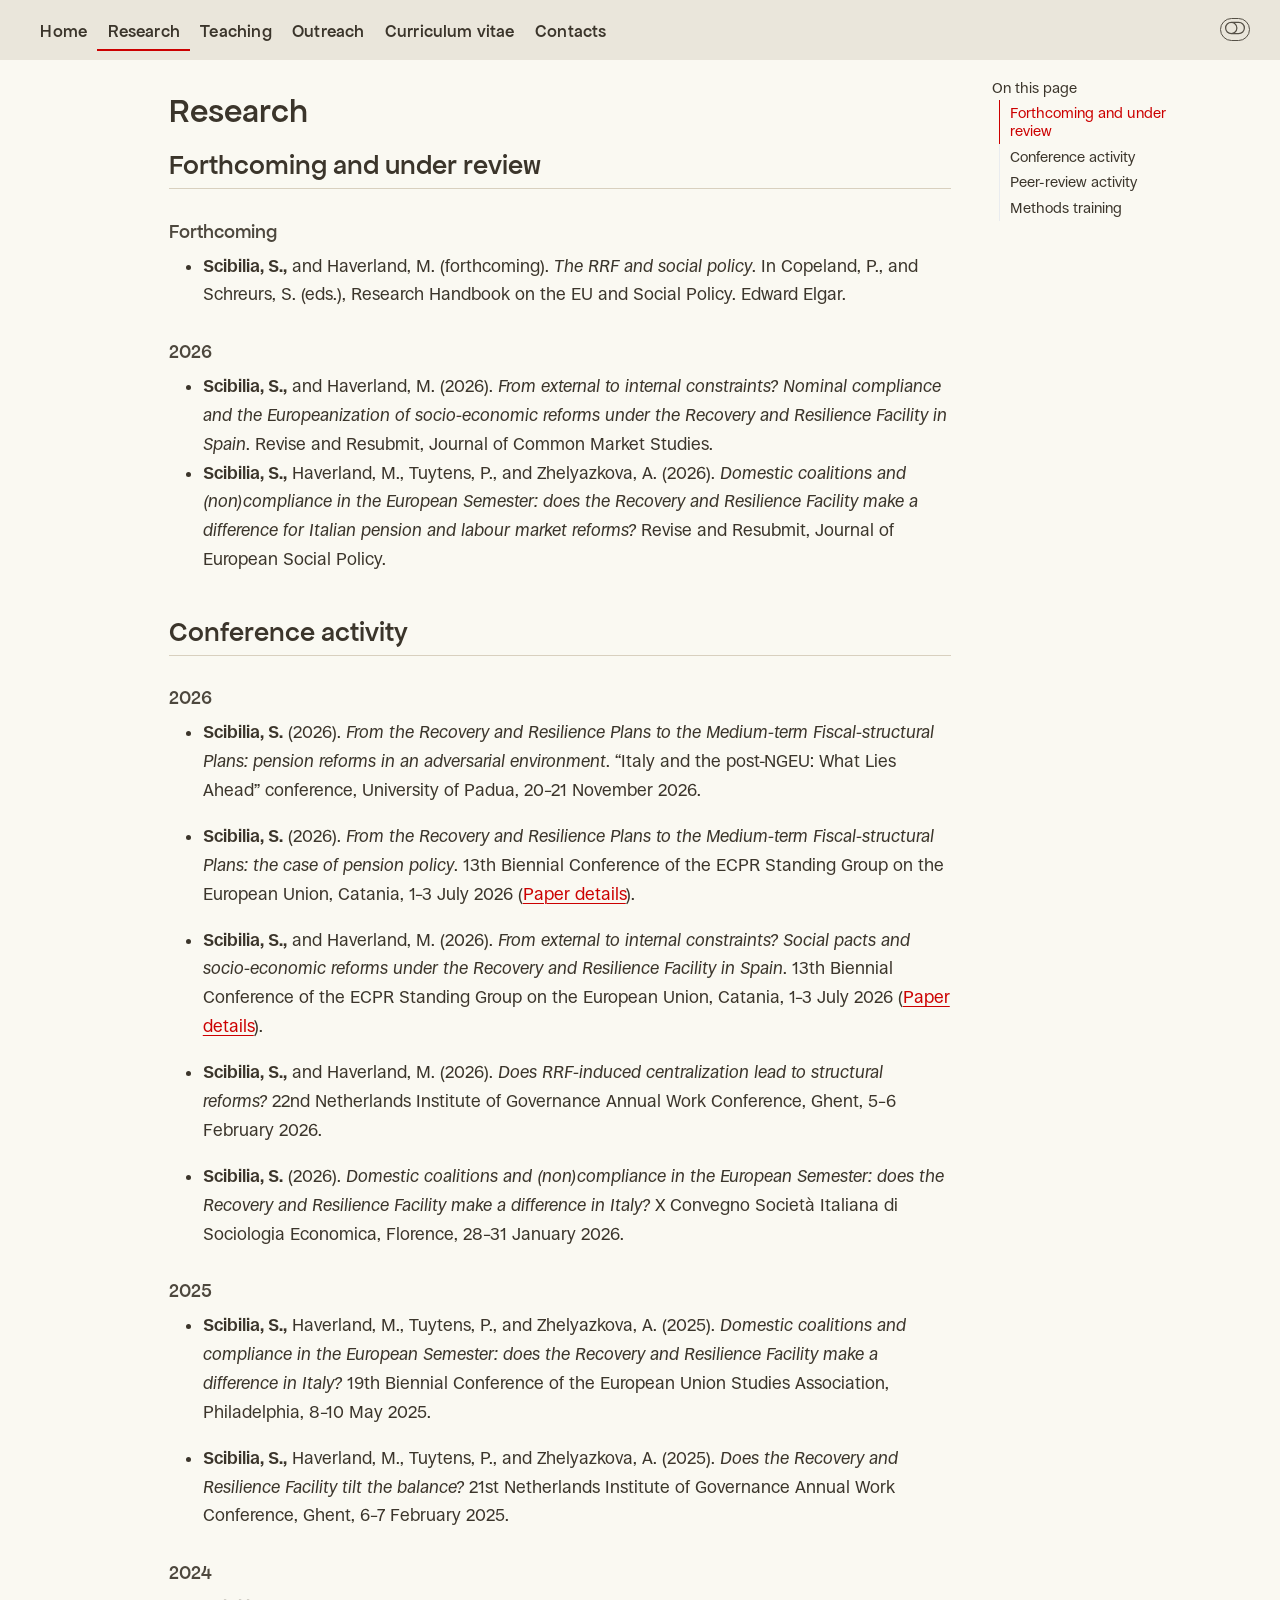
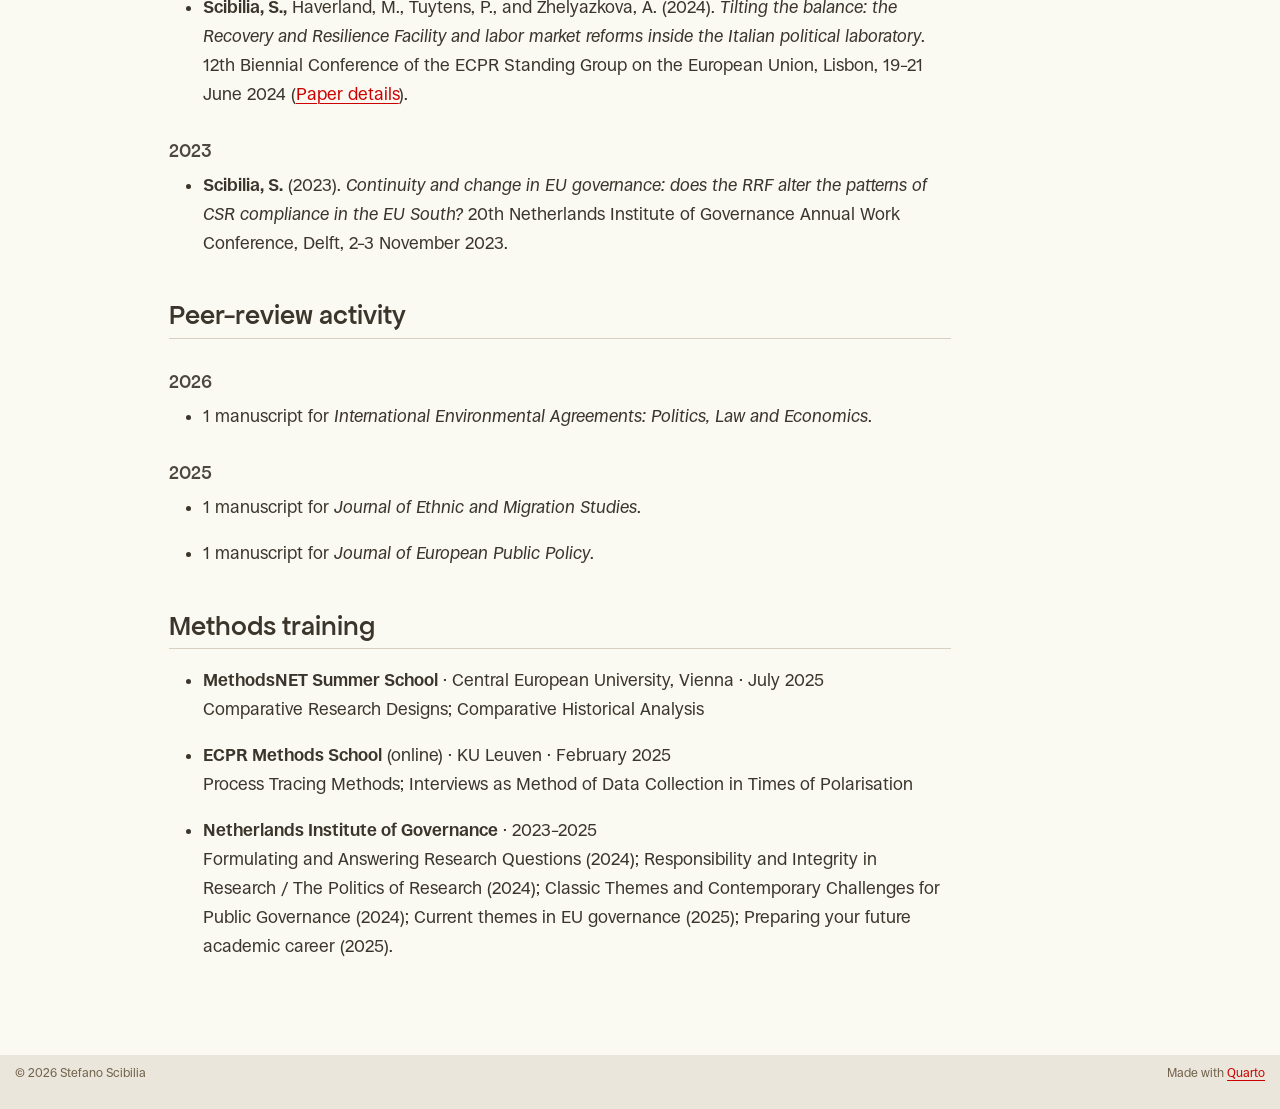
<file: research.html>
<!DOCTYPE html>
<html xmlns="http://www.w3.org/1999/xhtml" lang="en" xml:lang="en"><head>

<meta charset="utf-8">
<meta name="generator" content="quarto-1.9.38">

<meta name="viewport" content="width=device-width, initial-scale=1.0, user-scalable=yes">


<title>Research – Stefano Scibilia</title>
<style>
/* Default styles provided by pandoc.
** See https://pandoc.org/MANUAL.html#variables-for-html for config info.
*/
code{white-space: pre-wrap;}
span.smallcaps{font-variant: small-caps;}
div.columns{display: flex; gap: min(4vw, 1.5em);}
div.column{flex: auto; overflow-x: auto;}
div.hanging-indent{margin-left: 1.5em; text-indent: -1.5em;}
ul.task-list{list-style: none;}
ul.task-list li input[type="checkbox"] {
  width: 0.8em;
  margin: 0 0.8em 0.2em -1em; /* quarto-specific, see https://github.com/quarto-dev/quarto-cli/issues/4556 */ 
  vertical-align: middle;
}
</style>


<script src="site_libs/quarto-nav/quarto-nav.js"></script>
<script src="site_libs/quarto-nav/headroom.min.js"></script>
<link href="./images/favicon.png" rel="icon" type="image/png">
<script src="site_libs/clipboard/clipboard.min.js"></script>
<script src="site_libs/quarto-html/quarto.js" type="module"></script>
<script src="site_libs/quarto-html/tabsets/tabsets.js" type="module"></script>
<script src="site_libs/quarto-html/popper.min.js"></script>
<script src="site_libs/quarto-html/tippy.umd.min.js"></script>
<script src="site_libs/quarto-html/anchor.min.js"></script>
<link href="site_libs/quarto-html/tippy.css" rel="stylesheet">
<link href="site_libs/quarto-html/quarto-syntax-highlighting-15634bcf2e68342d4ad2dfa704d543f6.css" rel="stylesheet" class="quarto-color-scheme" id="quarto-text-highlighting-styles">
<link href="site_libs/quarto-html/quarto-syntax-highlighting-dark-0a6b7249c26820e032cb0bd839ff02b1.css" rel="stylesheet" class="quarto-color-scheme quarto-color-alternate" id="quarto-text-highlighting-styles">
<link href="site_libs/quarto-html/quarto-syntax-highlighting-15634bcf2e68342d4ad2dfa704d543f6.css" rel="stylesheet" class="quarto-color-scheme-extra" id="quarto-text-highlighting-styles">
<script src="site_libs/bootstrap/bootstrap.min.js"></script>
<link href="site_libs/bootstrap/bootstrap-icons.css" rel="stylesheet">
<link href="site_libs/bootstrap/bootstrap-81975565e483ff53ad15f1584025180b.min.css" rel="stylesheet" append-hash="true" class="quarto-color-scheme" id="quarto-bootstrap" data-mode="light">
<link href="site_libs/bootstrap/bootstrap-dark-b850662eda51f5b7fc994adcbb1c5973.min.css" rel="stylesheet" append-hash="true" class="quarto-color-scheme quarto-color-alternate" id="quarto-bootstrap" data-mode="dark">
<link href="site_libs/bootstrap/bootstrap-81975565e483ff53ad15f1584025180b.min.css" rel="stylesheet" append-hash="true" class="quarto-color-scheme-extra" id="quarto-bootstrap" data-mode="light">
<script id="quarto-search-options" type="application/json">{
  "language": {
    "search-no-results-text": "No results",
    "search-matching-documents-text": "matching documents",
    "search-copy-link-title": "Copy link to search",
    "search-hide-matches-text": "Hide additional matches",
    "search-more-match-text": "more match in this document",
    "search-more-matches-text": "more matches in this document",
    "search-clear-button-title": "Clear",
    "search-text-placeholder": "",
    "search-detached-cancel-button-title": "Cancel",
    "search-submit-button-title": "Submit",
    "search-label": "Search"
  }
}</script>
<style>html{ scroll-behavior: smooth; }</style>
<meta name="description" content="Work currently under review, conference papers, peer-reviews, and methods training by Stefano Scibilia, PhD candidate in political science at Erasmus University Rotterdam.">


<meta property="og:title" content="Research – Stefano Scibilia">
<meta property="og:description" content="Work currently under review, conference papers, peer-reviews, and methods training by Stefano Scibilia, PhD candidate in political science at Erasmus University Rotterdam.">
<meta property="og:image" content="https://stefanoscibilia.com/images/profile.jpg">
<meta property="og:site_name" content="Stefano Scibilia">
<meta name="twitter:title" content="Research – Stefano Scibilia">
<meta name="twitter:description" content="Work currently under review, conference papers, peer-reviews, and methods training by Stefano Scibilia, PhD candidate in political science at Erasmus University Rotterdam.">
<meta name="twitter:image" content="https://stefanoscibilia.com/images/profile.jpg">
<meta name="twitter:card" content="summary_large_image">
</head>

<body class="nav-fixed quarto-light"><script id="quarto-html-before-body" type="application/javascript">
    const toggleBodyColorMode = (bsSheetEl) => {
      const mode = bsSheetEl.getAttribute("data-mode");
      const bodyEl = window.document.querySelector("body");
      if (mode === "dark") {
        bodyEl.classList.add("quarto-dark");
        bodyEl.classList.remove("quarto-light");
      } else {
        bodyEl.classList.add("quarto-light");
        bodyEl.classList.remove("quarto-dark");
      }
    }
    const toggleBodyColorPrimary = () => {
      const bsSheetEl = window.document.querySelector("link#quarto-bootstrap:not([rel=disabled-stylesheet])");
      if (bsSheetEl) {
        toggleBodyColorMode(bsSheetEl);
      }
    }
    const setColorSchemeToggle = (alternate) => {
      const toggles = window.document.querySelectorAll('.quarto-color-scheme-toggle');
      for (let i=0; i < toggles.length; i++) {
        const toggle = toggles[i];
        if (toggle) {
          if (alternate) {
            toggle.classList.add("alternate");
          } else {
            toggle.classList.remove("alternate");
          }
        }
      }
    };
    const toggleColorMode = (alternate) => {
      // Switch the stylesheets
      const primaryStylesheets = window.document.querySelectorAll('link.quarto-color-scheme:not(.quarto-color-alternate)');
      const alternateStylesheets = window.document.querySelectorAll('link.quarto-color-scheme.quarto-color-alternate');
      manageTransitions('#quarto-margin-sidebar .nav-link', false);
      if (alternate) {
        // note: dark is layered on light, we don't disable primary!
        enableStylesheet(alternateStylesheets);
        for (const sheetNode of alternateStylesheets) {
          if (sheetNode.id === "quarto-bootstrap") {
            toggleBodyColorMode(sheetNode);
          }
        }
      } else {
        disableStylesheet(alternateStylesheets);
        enableStylesheet(primaryStylesheets)
        toggleBodyColorPrimary();
      }
      manageTransitions('#quarto-margin-sidebar .nav-link', true);
      // Switch the toggles
      setColorSchemeToggle(alternate)
      // Hack to workaround the fact that safari doesn't
      // properly recolor the scrollbar when toggling (#1455)
      if (navigator.userAgent.indexOf('Safari') > 0 && navigator.userAgent.indexOf('Chrome') == -1) {
        manageTransitions("body", false);
        window.scrollTo(0, 1);
        setTimeout(() => {
          window.scrollTo(0, 0);
          manageTransitions("body", true);
        }, 40);
      }
    }
    const disableStylesheet = (stylesheets) => {
      for (let i=0; i < stylesheets.length; i++) {
        const stylesheet = stylesheets[i];
        stylesheet.rel = 'disabled-stylesheet';
      }
    }
    const enableStylesheet = (stylesheets) => {
      for (let i=0; i < stylesheets.length; i++) {
        const stylesheet = stylesheets[i];
        if(stylesheet.rel !== 'stylesheet') { // for Chrome, which will still FOUC without this check
          stylesheet.rel = 'stylesheet';
        }
      }
    }
    const manageTransitions = (selector, allowTransitions) => {
      const els = window.document.querySelectorAll(selector);
      for (let i=0; i < els.length; i++) {
        const el = els[i];
        if (allowTransitions) {
          el.classList.remove('notransition');
        } else {
          el.classList.add('notransition');
        }
      }
    }
    const isFileUrl = () => {
      return window.location.protocol === 'file:';
    }
    const hasAlternateSentinel = () => {
      let styleSentinel = getColorSchemeSentinel();
      if (styleSentinel !== null) {
        return styleSentinel === "alternate";
      } else {
        return false;
      }
    }
    const setStyleSentinel = (alternate) => {
      const value = alternate ? "alternate" : "default";
      if (!isFileUrl()) {
        window.localStorage.setItem("quarto-color-scheme", value);
      } else {
        localAlternateSentinel = value;
      }
    }
    const getColorSchemeSentinel = () => {
      if (!isFileUrl()) {
        const storageValue = window.localStorage.getItem("quarto-color-scheme");
        return storageValue != null ? storageValue : localAlternateSentinel;
      } else {
        return localAlternateSentinel;
      }
    }
    const toggleGiscusIfUsed = (isAlternate, darkModeDefault) => {
      const baseTheme = document.querySelector('#giscus-base-theme')?.value ?? 'light';
      const alternateTheme = document.querySelector('#giscus-alt-theme')?.value ?? 'dark';
      let newTheme = '';
      if(authorPrefersDark) {
        newTheme = isAlternate ? baseTheme : alternateTheme;
      } else {
        newTheme = isAlternate ? alternateTheme : baseTheme;
      }
      const changeGiscusTheme = () => {
        // From: https://github.com/giscus/giscus/issues/336
        const sendMessage = (message) => {
          const iframe = document.querySelector('iframe.giscus-frame');
          if (!iframe) return;
          iframe.contentWindow.postMessage({ giscus: message }, 'https://giscus.app');
        }
        sendMessage({
          setConfig: {
            theme: newTheme
          }
        });
      }
      const isGiscussLoaded = window.document.querySelector('iframe.giscus-frame') !== null;
      if (isGiscussLoaded) {
        changeGiscusTheme();
      }
    };
    const authorPrefersDark = false;
    const darkModeDefault = authorPrefersDark;
      document.querySelector('link#quarto-text-highlighting-styles.quarto-color-scheme-extra').rel = 'disabled-stylesheet';
      document.querySelector('link#quarto-bootstrap.quarto-color-scheme-extra').rel = 'disabled-stylesheet';
    let localAlternateSentinel = darkModeDefault ? 'alternate' : 'default';
    // Dark / light mode switch
    window.quartoToggleColorScheme = () => {
      // Read the current dark / light value
      let toAlternate = !hasAlternateSentinel();
      toggleColorMode(toAlternate);
      setStyleSentinel(toAlternate);
      toggleGiscusIfUsed(toAlternate, darkModeDefault);
      window.dispatchEvent(new Event('resize'));
    };
    // Switch to dark mode if need be
    if (hasAlternateSentinel()) {
      toggleColorMode(true);
    } else {
      toggleColorMode(false);
    }
  </script>

<div id="quarto-search-results"></div>
  <header id="quarto-header" class="headroom fixed-top">
    <nav class="navbar navbar-expand-lg " data-bs-theme="dark">
      <div class="navbar-container container-fluid">
          <button class="navbar-toggler" type="button" data-bs-toggle="collapse" data-bs-target="#navbarCollapse" aria-controls="navbarCollapse" role="menu" aria-expanded="false" aria-label="Toggle navigation" onclick="if (window.quartoToggleHeadroom) { window.quartoToggleHeadroom(); }">
  <span class="navbar-toggler-icon"></span>
</button>
          <div class="collapse navbar-collapse" id="navbarCollapse">
            <ul class="navbar-nav navbar-nav-scroll me-auto">
  <li class="nav-item">
    <a class="nav-link" href="./index.html"> 
<span class="menu-text">Home</span></a>
  </li>  
  <li class="nav-item">
    <a class="nav-link active" href="./research.html" aria-current="page"> 
<span class="menu-text">Research</span></a>
  </li>  
  <li class="nav-item">
    <a class="nav-link" href="./teaching.html"> 
<span class="menu-text">Teaching</span></a>
  </li>  
  <li class="nav-item">
    <a class="nav-link" href="./outreach.html"> 
<span class="menu-text">Outreach</span></a>
  </li>  
  <li class="nav-item">
    <a class="nav-link" href="./cv.html"> 
<span class="menu-text">Curriculum vitae</span></a>
  </li>  
  <li class="nav-item">
    <a class="nav-link" href="./contacts.html"> 
<span class="menu-text">Contacts</span></a>
  </li>  
</ul>
          </div> <!-- /navcollapse -->
            <div class="quarto-navbar-tools">
  <a href="" class="quarto-color-scheme-toggle quarto-navigation-tool  px-1" onclick="window.quartoToggleColorScheme(); return false;" title="Toggle dark mode"><i class="bi"></i></a>
</div>
      </div> <!-- /container-fluid -->
    </nav>
</header>
<!-- content -->
<div id="quarto-content" class="quarto-container page-columns page-rows-contents page-layout-article page-navbar">
<!-- sidebar -->
<!-- margin-sidebar -->
    <div id="quarto-margin-sidebar" class="sidebar margin-sidebar">
        <nav id="TOC" role="doc-toc" class="toc-active">
    <h2 id="toc-title">On this page</h2>
   
  <ul class="collapse">
  <li><a href="#forthcoming-and-under-review" id="toc-forthcoming-and-under-review" class="nav-link active" data-scroll-target="#forthcoming-and-under-review">Forthcoming and under review</a></li>
  <li><a href="#conference-activity" id="toc-conference-activity" class="nav-link" data-scroll-target="#conference-activity">Conference activity</a></li>
  <li><a href="#peer-review-activity" id="toc-peer-review-activity" class="nav-link" data-scroll-target="#peer-review-activity">Peer-review activity</a></li>
  <li><a href="#methods-training" id="toc-methods-training" class="nav-link" data-scroll-target="#methods-training">Methods training</a></li>
  </ul>
</nav>
    </div>
<!-- main -->
<main class="content" id="quarto-document-content">


<header id="title-block-header" class="quarto-title-block default">
<div class="quarto-title">
<h1 class="title">Research</h1>
</div>



<div class="quarto-title-meta">

    
  
    
  </div>
  


</header>


<section id="forthcoming-and-under-review" class="level2">
<h2 class="anchored" data-anchor-id="forthcoming-and-under-review">Forthcoming and under review</h2>
<section id="forthcoming" class="level3">
<h3 class="anchored" data-anchor-id="forthcoming">Forthcoming</h3>
<ul>
<li><strong>Scibilia, S.,</strong> and Haverland, M. (forthcoming). <em>The RRF and social policy</em>. In Copeland, P., and Schreurs, S. (eds.), Research Handbook on the EU and Social Policy. Edward Elgar.</li>
</ul>
</section>
<section id="section" class="level3">
<h3 class="anchored" data-anchor-id="section">2026</h3>
<ul>
<li><strong>Scibilia, S.,</strong> and Haverland, M. (2026). <em>From external to internal constraints? Nominal compliance and the Europeanization of socio-economic reforms under the Recovery and Resilience Facility in Spain</em>. Revise and Resubmit, Journal of Common Market Studies.</li>
<li><strong>Scibilia, S.,</strong> Haverland, M., Tuytens, P., and Zhelyazkova, A. (2026). <em>Domestic coalitions and (non)compliance in the European Semester: does the Recovery and Resilience Facility make a difference for Italian pension and labour market reforms?</em> Revise and Resubmit, Journal of European Social Policy.</li>
</ul>
</section>
</section>
<section id="conference-activity" class="level2">
<h2 class="anchored" data-anchor-id="conference-activity">Conference activity</h2>
<section id="section-1" class="level3">
<h3 class="anchored" data-anchor-id="section-1">2026</h3>
<ul>
<li><p><strong>Scibilia, S.</strong> (2026). <em>From the Recovery and Resilience Plans to the Medium-term Fiscal-structural Plans: pension reforms in an adversarial environment</em>. “Italy and the post-NGEU: What Lies Ahead” conference, University of Padua, 20–21 November 2026.</p></li>
<li><p><strong>Scibilia, S.</strong> (2026). <em>From the Recovery and Resilience Plans to the Medium-term Fiscal-structural Plans: the case of pension policy</em>. 13th Biennial Conference of the ECPR Standing Group on the European Union, Catania, 1–3 July 2026 (<a href="https://ecpr.eu/Events/Event/PaperDetails/86258">Paper details</a>).</p></li>
<li><p><strong>Scibilia, S.,</strong> and Haverland, M. (2026). <em>From external to internal constraints? Social pacts and socio-economic reforms under the Recovery and Resilience Facility in Spain</em>. 13th Biennial Conference of the ECPR Standing Group on the European Union, Catania, 1–3 July 2026 (<a href="https://ecpr.eu/Events/Event/PaperDetails/86255">Paper details</a>).</p></li>
<li><p><strong>Scibilia, S.,</strong> and Haverland, M. (2026). <em>Does RRF-induced centralization lead to structural reforms?</em> 22nd Netherlands Institute of Governance Annual Work Conference, Ghent, 5–6 February 2026.</p></li>
<li><p><strong>Scibilia, S.</strong> (2026). <em>Domestic coalitions and (non)compliance in the European Semester: does the Recovery and Resilience Facility make a difference in Italy?</em> X Convegno Società Italiana di Sociologia Economica, Florence, 28–31 January 2026.</p></li>
</ul>
</section>
<section id="section-2" class="level3">
<h3 class="anchored" data-anchor-id="section-2">2025</h3>
<ul>
<li><p><strong>Scibilia, S.,</strong> Haverland, M., Tuytens, P., and Zhelyazkova, A. (2025). <em>Domestic coalitions and compliance in the European Semester: does the Recovery and Resilience Facility make a difference in Italy?</em> 19th Biennial Conference of the European Union Studies Association, Philadelphia, 8–10 May 2025.</p></li>
<li><p><strong>Scibilia, S.,</strong> Haverland, M., Tuytens, P., and Zhelyazkova, A. (2025). <em>Does the Recovery and Resilience Facility tilt the balance?</em> 21st Netherlands Institute of Governance Annual Work Conference, Ghent, 6–7 February 2025.</p></li>
</ul>
</section>
<section id="section-3" class="level3">
<h3 class="anchored" data-anchor-id="section-3">2024</h3>
<ul>
<li><strong>Scibilia, S.,</strong> Haverland, M., Tuytens, P., and Zhelyazkova, A. (2024). <em>Tilting the balance: the Recovery and Resilience Facility and labor market reforms inside the Italian political laboratory</em>. 12th Biennial Conference of the ECPR Standing Group on the European Union, Lisbon, 19–21 June 2024 (<a href="https://ecpr.eu/Events/Event/PaperDetails/73293">Paper details</a>).</li>
</ul>
</section>
<section id="section-4" class="level3">
<h3 class="anchored" data-anchor-id="section-4">2023</h3>
<ul>
<li><strong>Scibilia, S.</strong> (2023). <em>Continuity and change in EU governance: does the RRF alter the patterns of CSR compliance in the EU South?</em> 20th Netherlands Institute of Governance Annual Work Conference, Delft, 2–3 November 2023.</li>
</ul>
</section>
</section>
<section id="peer-review-activity" class="level2">
<h2 class="anchored" data-anchor-id="peer-review-activity">Peer-review activity</h2>
<section id="section-5" class="level3">
<h3 class="anchored" data-anchor-id="section-5">2026</h3>
<ul>
<li>1 manuscript for <em>International Environmental Agreements: Politics, Law and Economics</em>.</li>
</ul>
</section>
<section id="section-6" class="level3">
<h3 class="anchored" data-anchor-id="section-6">2025</h3>
<ul>
<li><p>1 manuscript for <em>Journal of Ethnic and Migration Studies</em>.</p></li>
<li><p>1 manuscript for <em>Journal of European Public Policy</em>.</p></li>
</ul>
</section>
</section>
<section id="methods-training" class="level2">
<h2 class="anchored" data-anchor-id="methods-training">Methods training</h2>
<ul>
<li><p><strong>MethodsNET Summer School</strong> · Central European University, Vienna · July 2025<br>
Comparative Research Designs; Comparative Historical Analysis</p></li>
<li><p><strong>ECPR Methods School</strong> (online) · KU Leuven · February 2025<br>
Process Tracing Methods; Interviews as Method of Data Collection in Times of Polarisation</p></li>
<li><p><strong>Netherlands Institute of Governance</strong> · 2023–2025<br>
Formulating and Answering Research Questions (2024); Responsibility and Integrity in Research / The Politics of Research (2024); Classic Themes and Contemporary Challenges for Public Governance (2024); Current themes in EU governance (2025); Preparing your future academic career (2025).</p></li>
</ul>


</section>

<a onclick="window.scrollTo(0, 0); return false;" role="button" id="quarto-back-to-top"><i class="bi bi-arrow-up"></i> Back to top</a></main> <!-- /main -->
<script id="quarto-html-after-body" type="application/javascript">
  window.document.addEventListener("DOMContentLoaded", function (event) {
    // Ensure there is a toggle, if there isn't float one in the top right
    if (window.document.querySelector('.quarto-color-scheme-toggle') === null) {
      const a = window.document.createElement('a');
      a.classList.add('top-right');
      a.classList.add('quarto-color-scheme-toggle');
      a.href = "";
      a.onclick = function() { try { window.quartoToggleColorScheme(); } catch {} return false; };
      const i = window.document.createElement("i");
      i.classList.add('bi');
      a.appendChild(i);
      window.document.body.appendChild(a);
    }
    setColorSchemeToggle(hasAlternateSentinel())
    const icon = "";
    const anchorJS = new window.AnchorJS();
    anchorJS.options = {
      placement: 'right',
      icon: icon
    };
    anchorJS.add('.anchored');
    const isCodeAnnotation = (el) => {
      for (const clz of el.classList) {
        if (clz.startsWith('code-annotation-')) {                     
          return true;
        }
      }
      return false;
    }
    const onCopySuccess = function(e) {
      // button target
      const button = e.trigger;
      // don't keep focus
      button.blur();
      // flash "checked"
      button.classList.add('code-copy-button-checked');
      var currentTitle = button.getAttribute("title");
      button.setAttribute("title", "Copied!");
      let tooltip;
      if (window.bootstrap) {
        button.setAttribute("data-bs-toggle", "tooltip");
        button.setAttribute("data-bs-placement", "left");
        button.setAttribute("data-bs-title", "Copied!");
        tooltip = new bootstrap.Tooltip(button, 
          { trigger: "manual", 
            customClass: "code-copy-button-tooltip",
            offset: [0, -8]});
        tooltip.show();    
      }
      setTimeout(function() {
        if (tooltip) {
          tooltip.hide();
          button.removeAttribute("data-bs-title");
          button.removeAttribute("data-bs-toggle");
          button.removeAttribute("data-bs-placement");
        }
        button.setAttribute("title", currentTitle);
        button.classList.remove('code-copy-button-checked');
      }, 1000);
      // clear code selection
      e.clearSelection();
    }
    const getTextToCopy = function(trigger) {
      const outerScaffold = trigger.parentElement.cloneNode(true);
      const codeEl = outerScaffold.querySelector('code');
      for (const childEl of codeEl.children) {
        if (isCodeAnnotation(childEl)) {
          childEl.remove();
        }
      }
      return codeEl.innerText;
    }
    const clipboard = new window.ClipboardJS('.code-copy-button:not([data-in-quarto-modal])', {
      text: getTextToCopy
    });
    clipboard.on('success', onCopySuccess);
    if (window.document.getElementById('quarto-embedded-source-code-modal')) {
      const clipboardModal = new window.ClipboardJS('.code-copy-button[data-in-quarto-modal]', {
        text: getTextToCopy,
        container: window.document.getElementById('quarto-embedded-source-code-modal')
      });
      clipboardModal.on('success', onCopySuccess);
    }
      var localhostRegex = new RegExp(/^(?:http|https):\/\/localhost\:?[0-9]*\//);
      var mailtoRegex = new RegExp(/^mailto:/);
        var filterRegex = new RegExp("https:\/\/stefanoscibilia\.com");
      var isInternal = (href) => {
          return filterRegex.test(href) || localhostRegex.test(href) || mailtoRegex.test(href);
      }
      // Inspect non-navigation links and adorn them if external
     var links = window.document.querySelectorAll('a[href]:not(.nav-link):not(.navbar-brand):not(.toc-action):not(.sidebar-link):not(.sidebar-item-toggle):not(.pagination-link):not(.no-external):not([aria-hidden]):not(.dropdown-item):not(.quarto-navigation-tool):not(.about-link)');
      for (var i=0; i<links.length; i++) {
        const link = links[i];
        if (!isInternal(link.href)) {
          // undo the damage that might have been done by quarto-nav.js in the case of
          // links that we want to consider external
          if (link.dataset.originalHref !== undefined) {
            link.href = link.dataset.originalHref;
          }
        }
      }
    function tippyHover(el, contentFn, onTriggerFn, onUntriggerFn) {
      const config = {
        allowHTML: true,
        maxWidth: 500,
        delay: 100,
        arrow: false,
        appendTo: function(el) {
            return el.parentElement;
        },
        interactive: true,
        interactiveBorder: 10,
        theme: 'quarto',
        placement: 'bottom-start',
      };
      if (contentFn) {
        config.content = contentFn;
      }
      if (onTriggerFn) {
        config.onTrigger = onTriggerFn;
      }
      if (onUntriggerFn) {
        config.onUntrigger = onUntriggerFn;
      }
      window.tippy(el, config); 
    }
    const noterefs = window.document.querySelectorAll('a[role="doc-noteref"]');
    for (var i=0; i<noterefs.length; i++) {
      const ref = noterefs[i];
      tippyHover(ref, function() {
        // use id or data attribute instead here
        let href = ref.getAttribute('data-footnote-href') || ref.getAttribute('href');
        try { href = new URL(href).hash; } catch {}
        const id = href.replace(/^#\/?/, "");
        const note = window.document.getElementById(id);
        if (note) {
          return note.innerHTML;
        } else {
          return "";
        }
      });
    }
    const xrefs = window.document.querySelectorAll('a.quarto-xref');
    const processXRef = (id, note) => {
      // Strip column container classes
      const stripColumnClz = (el) => {
        el.classList.remove("page-full", "page-columns");
        if (el.children) {
          for (const child of el.children) {
            stripColumnClz(child);
          }
        }
      }
      stripColumnClz(note)
      if (id === null || id.startsWith('sec-')) {
        // Special case sections, only their first couple elements
        const container = document.createElement("div");
        if (note.children && note.children.length > 2) {
          container.appendChild(note.children[0].cloneNode(true));
          for (let i = 1; i < note.children.length; i++) {
            const child = note.children[i];
            if (child.tagName === "P" && child.innerText === "") {
              continue;
            } else {
              container.appendChild(child.cloneNode(true));
              break;
            }
          }
          if (window.Quarto?.typesetMath) {
            window.Quarto.typesetMath(container);
          }
          return container.innerHTML
        } else {
          if (window.Quarto?.typesetMath) {
            window.Quarto.typesetMath(note);
          }
          return note.innerHTML;
        }
      } else {
        // Remove any anchor links if they are present
        const anchorLink = note.querySelector('a.anchorjs-link');
        if (anchorLink) {
          anchorLink.remove();
        }
        if (window.Quarto?.typesetMath) {
          window.Quarto.typesetMath(note);
        }
        if (note.classList.contains("callout")) {
          return note.outerHTML;
        } else {
          return note.innerHTML;
        }
      }
    }
    for (var i=0; i<xrefs.length; i++) {
      const xref = xrefs[i];
      tippyHover(xref, undefined, function(instance) {
        instance.disable();
        let url = xref.getAttribute('href');
        let hash = undefined; 
        if (url.startsWith('#')) {
          hash = url;
        } else {
          try { hash = new URL(url).hash; } catch {}
        }
        if (hash) {
          const id = hash.replace(/^#\/?/, "");
          const note = window.document.getElementById(id);
          if (note !== null) {
            try {
              const html = processXRef(id, note.cloneNode(true));
              instance.setContent(html);
            } finally {
              instance.enable();
              instance.show();
            }
          } else {
            // See if we can fetch this
            fetch(url.split('#')[0])
            .then(res => res.text())
            .then(html => {
              const parser = new DOMParser();
              const htmlDoc = parser.parseFromString(html, "text/html");
              const note = htmlDoc.getElementById(id);
              if (note !== null) {
                const html = processXRef(id, note);
                instance.setContent(html);
              } 
            }).finally(() => {
              instance.enable();
              instance.show();
            });
          }
        } else {
          // See if we can fetch a full url (with no hash to target)
          // This is a special case and we should probably do some content thinning / targeting
          fetch(url)
          .then(res => res.text())
          .then(html => {
            const parser = new DOMParser();
            const htmlDoc = parser.parseFromString(html, "text/html");
            const note = htmlDoc.querySelector('main.content');
            if (note !== null) {
              // This should only happen for chapter cross references
              // (since there is no id in the URL)
              // remove the first header
              if (note.children.length > 0 && note.children[0].tagName === "HEADER") {
                note.children[0].remove();
              }
              const html = processXRef(null, note);
              instance.setContent(html);
            } 
          }).finally(() => {
            instance.enable();
            instance.show();
          });
        }
      }, function(instance) {
      });
    }
        let selectedAnnoteEl;
        const selectorForAnnotation = ( cell, annotation) => {
          let cellAttr = 'data-code-cell="' + cell + '"';
          let lineAttr = 'data-code-annotation="' +  annotation + '"';
          const selector = 'span[' + cellAttr + '][' + lineAttr + ']';
          return selector;
        }
        const selectCodeLines = (annoteEl) => {
          const doc = window.document;
          const targetCell = annoteEl.getAttribute("data-target-cell");
          const targetAnnotation = annoteEl.getAttribute("data-target-annotation");
          const annoteSpan = window.document.querySelector(selectorForAnnotation(targetCell, targetAnnotation));
          const lines = annoteSpan.getAttribute("data-code-lines").split(",");
          const lineIds = lines.map((line) => {
            return targetCell + "-" + line;
          })
          let top = null;
          let height = null;
          let parent = null;
          if (lineIds.length > 0) {
              //compute the position of the single el (top and bottom and make a div)
              const el = window.document.getElementById(lineIds[0]);
              top = el.offsetTop;
              height = el.offsetHeight;
              parent = el.parentElement.parentElement;
            if (lineIds.length > 1) {
              const lastEl = window.document.getElementById(lineIds[lineIds.length - 1]);
              const bottom = lastEl.offsetTop + lastEl.offsetHeight;
              height = bottom - top;
            }
            if (top !== null && height !== null && parent !== null) {
              // cook up a div (if necessary) and position it 
              let div = window.document.getElementById("code-annotation-line-highlight");
              if (div === null) {
                div = window.document.createElement("div");
                div.setAttribute("id", "code-annotation-line-highlight");
                div.style.position = 'absolute';
                parent.appendChild(div);
              }
              div.style.top = top - 2 + "px";
              div.style.height = height + 4 + "px";
              div.style.left = 0;
              let gutterDiv = window.document.getElementById("code-annotation-line-highlight-gutter");
              if (gutterDiv === null) {
                gutterDiv = window.document.createElement("div");
                gutterDiv.setAttribute("id", "code-annotation-line-highlight-gutter");
                gutterDiv.style.position = 'absolute';
                const codeCell = window.document.getElementById(targetCell);
                const gutter = codeCell.querySelector('.code-annotation-gutter');
                gutter.appendChild(gutterDiv);
              }
              gutterDiv.style.top = top - 2 + "px";
              gutterDiv.style.height = height + 4 + "px";
            }
            selectedAnnoteEl = annoteEl;
          }
        };
        const unselectCodeLines = () => {
          const elementsIds = ["code-annotation-line-highlight", "code-annotation-line-highlight-gutter"];
          elementsIds.forEach((elId) => {
            const div = window.document.getElementById(elId);
            if (div) {
              div.remove();
            }
          });
          selectedAnnoteEl = undefined;
        };
          // Handle positioning of the toggle
      window.addEventListener(
        "resize",
        throttle(() => {
          elRect = undefined;
          if (selectedAnnoteEl) {
            selectCodeLines(selectedAnnoteEl);
          }
        }, 10)
      );
      function throttle(fn, ms) {
      let throttle = false;
      let timer;
        return (...args) => {
          if(!throttle) { // first call gets through
              fn.apply(this, args);
              throttle = true;
          } else { // all the others get throttled
              if(timer) clearTimeout(timer); // cancel #2
              timer = setTimeout(() => {
                fn.apply(this, args);
                timer = throttle = false;
              }, ms);
          }
        };
      }
        // Attach click handler to the DT
        const annoteDls = window.document.querySelectorAll('dt[data-target-cell]');
        for (const annoteDlNode of annoteDls) {
          annoteDlNode.addEventListener('click', (event) => {
            const clickedEl = event.target;
            if (clickedEl !== selectedAnnoteEl) {
              unselectCodeLines();
              const activeEl = window.document.querySelector('dt[data-target-cell].code-annotation-active');
              if (activeEl) {
                activeEl.classList.remove('code-annotation-active');
              }
              selectCodeLines(clickedEl);
              clickedEl.classList.add('code-annotation-active');
            } else {
              // Unselect the line
              unselectCodeLines();
              clickedEl.classList.remove('code-annotation-active');
            }
          });
        }
    const findCites = (el) => {
      const parentEl = el.parentElement;
      if (parentEl) {
        const cites = parentEl.dataset.cites;
        if (cites) {
          return {
            el,
            cites: cites.split(' ')
          };
        } else {
          return findCites(el.parentElement)
        }
      } else {
        return undefined;
      }
    };
    var bibliorefs = window.document.querySelectorAll('a[role="doc-biblioref"]');
    for (var i=0; i<bibliorefs.length; i++) {
      const ref = bibliorefs[i];
      const citeInfo = findCites(ref);
      if (citeInfo) {
        tippyHover(citeInfo.el, function() {
          var popup = window.document.createElement('div');
          citeInfo.cites.forEach(function(cite) {
            var citeDiv = window.document.createElement('div');
            citeDiv.classList.add('hanging-indent');
            citeDiv.classList.add('csl-entry');
            var biblioDiv = window.document.getElementById('ref-' + cite);
            if (biblioDiv) {
              citeDiv.innerHTML = biblioDiv.innerHTML;
            }
            popup.appendChild(citeDiv);
          });
          return popup.innerHTML;
        });
      }
    }
  });
  </script>
</div> <!-- /content -->
<footer class="footer">
  <div class="nav-footer">
    <div class="nav-footer-left">
<p>© 2026 Stefano Scibilia</p>
</div>   
    <div class="nav-footer-center">
      &nbsp;
    </div>
    <div class="nav-footer-right">
<p>Made with <a href="https://quarto.org">Quarto</a></p>
</div>
  </div>
</footer>




<script src="site_libs/quarto-html/zenscroll-min.js"></script>
</body></html>
</file>
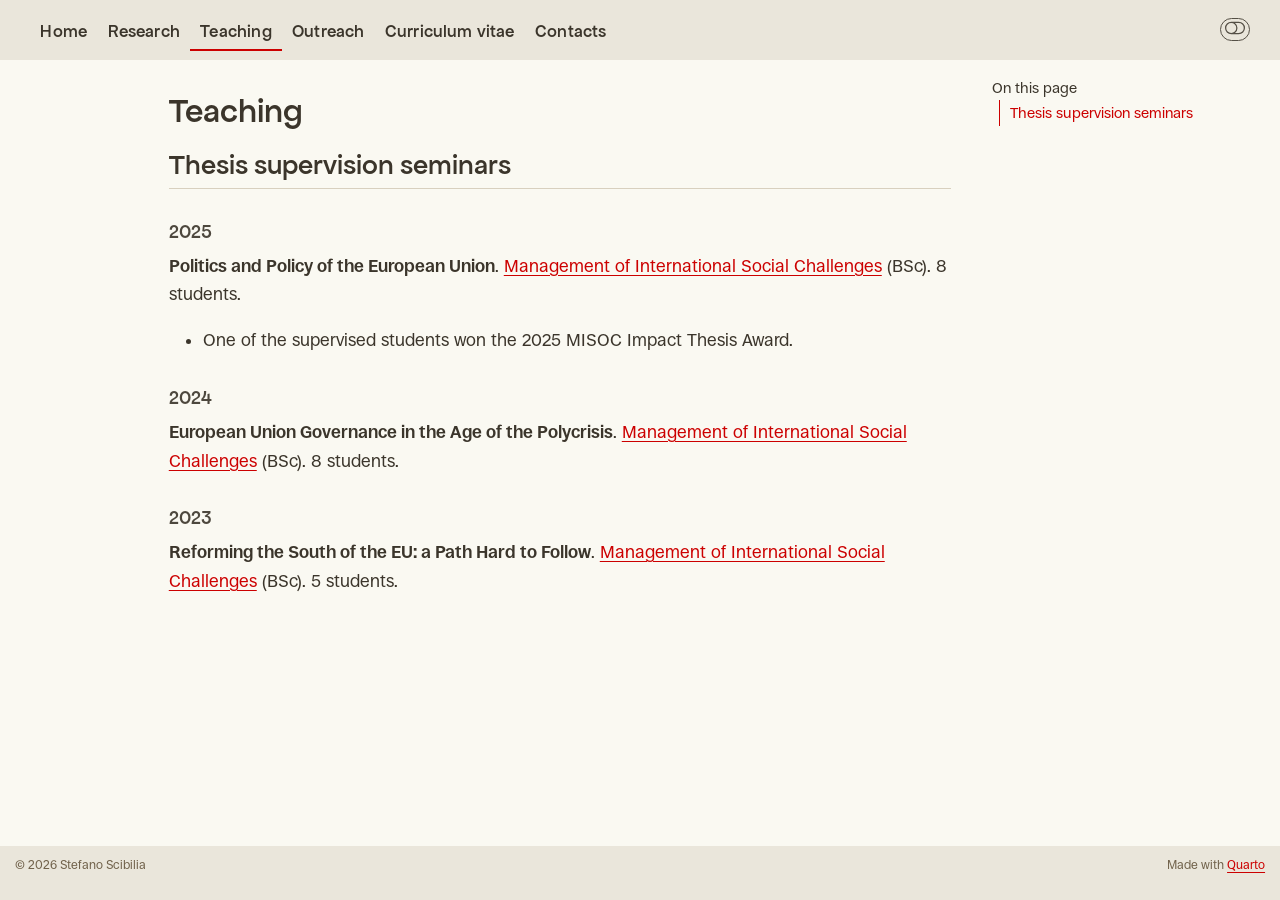
<file: teaching.html>
<!DOCTYPE html>
<html xmlns="http://www.w3.org/1999/xhtml" lang="en" xml:lang="en"><head>

<meta charset="utf-8">
<meta name="generator" content="quarto-1.9.38">

<meta name="viewport" content="width=device-width, initial-scale=1.0, user-scalable=yes">


<title>Teaching – Stefano Scibilia</title>
<style>
/* Default styles provided by pandoc.
** See https://pandoc.org/MANUAL.html#variables-for-html for config info.
*/
code{white-space: pre-wrap;}
span.smallcaps{font-variant: small-caps;}
div.columns{display: flex; gap: min(4vw, 1.5em);}
div.column{flex: auto; overflow-x: auto;}
div.hanging-indent{margin-left: 1.5em; text-indent: -1.5em;}
ul.task-list{list-style: none;}
ul.task-list li input[type="checkbox"] {
  width: 0.8em;
  margin: 0 0.8em 0.2em -1em; /* quarto-specific, see https://github.com/quarto-dev/quarto-cli/issues/4556 */ 
  vertical-align: middle;
}
</style>


<script src="site_libs/quarto-nav/quarto-nav.js"></script>
<script src="site_libs/quarto-nav/headroom.min.js"></script>
<link href="./images/favicon.png" rel="icon" type="image/png">
<script src="site_libs/clipboard/clipboard.min.js"></script>
<script src="site_libs/quarto-html/quarto.js" type="module"></script>
<script src="site_libs/quarto-html/tabsets/tabsets.js" type="module"></script>
<script src="site_libs/quarto-html/popper.min.js"></script>
<script src="site_libs/quarto-html/tippy.umd.min.js"></script>
<script src="site_libs/quarto-html/anchor.min.js"></script>
<link href="site_libs/quarto-html/tippy.css" rel="stylesheet">
<link href="site_libs/quarto-html/quarto-syntax-highlighting-15634bcf2e68342d4ad2dfa704d543f6.css" rel="stylesheet" class="quarto-color-scheme" id="quarto-text-highlighting-styles">
<link href="site_libs/quarto-html/quarto-syntax-highlighting-dark-0a6b7249c26820e032cb0bd839ff02b1.css" rel="stylesheet" class="quarto-color-scheme quarto-color-alternate" id="quarto-text-highlighting-styles">
<link href="site_libs/quarto-html/quarto-syntax-highlighting-15634bcf2e68342d4ad2dfa704d543f6.css" rel="stylesheet" class="quarto-color-scheme-extra" id="quarto-text-highlighting-styles">
<script src="site_libs/bootstrap/bootstrap.min.js"></script>
<link href="site_libs/bootstrap/bootstrap-icons.css" rel="stylesheet">
<link href="site_libs/bootstrap/bootstrap-81975565e483ff53ad15f1584025180b.min.css" rel="stylesheet" append-hash="true" class="quarto-color-scheme" id="quarto-bootstrap" data-mode="light">
<link href="site_libs/bootstrap/bootstrap-dark-b850662eda51f5b7fc994adcbb1c5973.min.css" rel="stylesheet" append-hash="true" class="quarto-color-scheme quarto-color-alternate" id="quarto-bootstrap" data-mode="dark">
<link href="site_libs/bootstrap/bootstrap-81975565e483ff53ad15f1584025180b.min.css" rel="stylesheet" append-hash="true" class="quarto-color-scheme-extra" id="quarto-bootstrap" data-mode="light">
<script id="quarto-search-options" type="application/json">{
  "language": {
    "search-no-results-text": "No results",
    "search-matching-documents-text": "matching documents",
    "search-copy-link-title": "Copy link to search",
    "search-hide-matches-text": "Hide additional matches",
    "search-more-match-text": "more match in this document",
    "search-more-matches-text": "more matches in this document",
    "search-clear-button-title": "Clear",
    "search-text-placeholder": "",
    "search-detached-cancel-button-title": "Cancel",
    "search-submit-button-title": "Submit",
    "search-label": "Search"
  }
}</script>
<style>html{ scroll-behavior: smooth; }</style>
<meta name="description" content="Bachelor's thesis supervision in the Management of International Social Challenges programme at Erasmus University Rotterdam.">


<meta property="og:title" content="Teaching – Stefano Scibilia">
<meta property="og:description" content="Bachelor’s thesis supervision in the Management of International Social Challenges programme at Erasmus University Rotterdam.">
<meta property="og:image" content="https://stefanoscibilia.com/images/profile.jpg">
<meta property="og:site_name" content="Stefano Scibilia">
<meta name="twitter:title" content="Teaching – Stefano Scibilia">
<meta name="twitter:description" content="Bachelor’s thesis supervision in the Management of International Social Challenges programme at Erasmus University Rotterdam.">
<meta name="twitter:image" content="https://stefanoscibilia.com/images/profile.jpg">
<meta name="twitter:card" content="summary_large_image">
</head>

<body class="nav-fixed quarto-light"><script id="quarto-html-before-body" type="application/javascript">
    const toggleBodyColorMode = (bsSheetEl) => {
      const mode = bsSheetEl.getAttribute("data-mode");
      const bodyEl = window.document.querySelector("body");
      if (mode === "dark") {
        bodyEl.classList.add("quarto-dark");
        bodyEl.classList.remove("quarto-light");
      } else {
        bodyEl.classList.add("quarto-light");
        bodyEl.classList.remove("quarto-dark");
      }
    }
    const toggleBodyColorPrimary = () => {
      const bsSheetEl = window.document.querySelector("link#quarto-bootstrap:not([rel=disabled-stylesheet])");
      if (bsSheetEl) {
        toggleBodyColorMode(bsSheetEl);
      }
    }
    const setColorSchemeToggle = (alternate) => {
      const toggles = window.document.querySelectorAll('.quarto-color-scheme-toggle');
      for (let i=0; i < toggles.length; i++) {
        const toggle = toggles[i];
        if (toggle) {
          if (alternate) {
            toggle.classList.add("alternate");
          } else {
            toggle.classList.remove("alternate");
          }
        }
      }
    };
    const toggleColorMode = (alternate) => {
      // Switch the stylesheets
      const primaryStylesheets = window.document.querySelectorAll('link.quarto-color-scheme:not(.quarto-color-alternate)');
      const alternateStylesheets = window.document.querySelectorAll('link.quarto-color-scheme.quarto-color-alternate');
      manageTransitions('#quarto-margin-sidebar .nav-link', false);
      if (alternate) {
        // note: dark is layered on light, we don't disable primary!
        enableStylesheet(alternateStylesheets);
        for (const sheetNode of alternateStylesheets) {
          if (sheetNode.id === "quarto-bootstrap") {
            toggleBodyColorMode(sheetNode);
          }
        }
      } else {
        disableStylesheet(alternateStylesheets);
        enableStylesheet(primaryStylesheets)
        toggleBodyColorPrimary();
      }
      manageTransitions('#quarto-margin-sidebar .nav-link', true);
      // Switch the toggles
      setColorSchemeToggle(alternate)
      // Hack to workaround the fact that safari doesn't
      // properly recolor the scrollbar when toggling (#1455)
      if (navigator.userAgent.indexOf('Safari') > 0 && navigator.userAgent.indexOf('Chrome') == -1) {
        manageTransitions("body", false);
        window.scrollTo(0, 1);
        setTimeout(() => {
          window.scrollTo(0, 0);
          manageTransitions("body", true);
        }, 40);
      }
    }
    const disableStylesheet = (stylesheets) => {
      for (let i=0; i < stylesheets.length; i++) {
        const stylesheet = stylesheets[i];
        stylesheet.rel = 'disabled-stylesheet';
      }
    }
    const enableStylesheet = (stylesheets) => {
      for (let i=0; i < stylesheets.length; i++) {
        const stylesheet = stylesheets[i];
        if(stylesheet.rel !== 'stylesheet') { // for Chrome, which will still FOUC without this check
          stylesheet.rel = 'stylesheet';
        }
      }
    }
    const manageTransitions = (selector, allowTransitions) => {
      const els = window.document.querySelectorAll(selector);
      for (let i=0; i < els.length; i++) {
        const el = els[i];
        if (allowTransitions) {
          el.classList.remove('notransition');
        } else {
          el.classList.add('notransition');
        }
      }
    }
    const isFileUrl = () => {
      return window.location.protocol === 'file:';
    }
    const hasAlternateSentinel = () => {
      let styleSentinel = getColorSchemeSentinel();
      if (styleSentinel !== null) {
        return styleSentinel === "alternate";
      } else {
        return false;
      }
    }
    const setStyleSentinel = (alternate) => {
      const value = alternate ? "alternate" : "default";
      if (!isFileUrl()) {
        window.localStorage.setItem("quarto-color-scheme", value);
      } else {
        localAlternateSentinel = value;
      }
    }
    const getColorSchemeSentinel = () => {
      if (!isFileUrl()) {
        const storageValue = window.localStorage.getItem("quarto-color-scheme");
        return storageValue != null ? storageValue : localAlternateSentinel;
      } else {
        return localAlternateSentinel;
      }
    }
    const toggleGiscusIfUsed = (isAlternate, darkModeDefault) => {
      const baseTheme = document.querySelector('#giscus-base-theme')?.value ?? 'light';
      const alternateTheme = document.querySelector('#giscus-alt-theme')?.value ?? 'dark';
      let newTheme = '';
      if(authorPrefersDark) {
        newTheme = isAlternate ? baseTheme : alternateTheme;
      } else {
        newTheme = isAlternate ? alternateTheme : baseTheme;
      }
      const changeGiscusTheme = () => {
        // From: https://github.com/giscus/giscus/issues/336
        const sendMessage = (message) => {
          const iframe = document.querySelector('iframe.giscus-frame');
          if (!iframe) return;
          iframe.contentWindow.postMessage({ giscus: message }, 'https://giscus.app');
        }
        sendMessage({
          setConfig: {
            theme: newTheme
          }
        });
      }
      const isGiscussLoaded = window.document.querySelector('iframe.giscus-frame') !== null;
      if (isGiscussLoaded) {
        changeGiscusTheme();
      }
    };
    const authorPrefersDark = false;
    const darkModeDefault = authorPrefersDark;
      document.querySelector('link#quarto-text-highlighting-styles.quarto-color-scheme-extra').rel = 'disabled-stylesheet';
      document.querySelector('link#quarto-bootstrap.quarto-color-scheme-extra').rel = 'disabled-stylesheet';
    let localAlternateSentinel = darkModeDefault ? 'alternate' : 'default';
    // Dark / light mode switch
    window.quartoToggleColorScheme = () => {
      // Read the current dark / light value
      let toAlternate = !hasAlternateSentinel();
      toggleColorMode(toAlternate);
      setStyleSentinel(toAlternate);
      toggleGiscusIfUsed(toAlternate, darkModeDefault);
      window.dispatchEvent(new Event('resize'));
    };
    // Switch to dark mode if need be
    if (hasAlternateSentinel()) {
      toggleColorMode(true);
    } else {
      toggleColorMode(false);
    }
  </script>

<div id="quarto-search-results"></div>
  <header id="quarto-header" class="headroom fixed-top">
    <nav class="navbar navbar-expand-lg " data-bs-theme="dark">
      <div class="navbar-container container-fluid">
          <button class="navbar-toggler" type="button" data-bs-toggle="collapse" data-bs-target="#navbarCollapse" aria-controls="navbarCollapse" role="menu" aria-expanded="false" aria-label="Toggle navigation" onclick="if (window.quartoToggleHeadroom) { window.quartoToggleHeadroom(); }">
  <span class="navbar-toggler-icon"></span>
</button>
          <div class="collapse navbar-collapse" id="navbarCollapse">
            <ul class="navbar-nav navbar-nav-scroll me-auto">
  <li class="nav-item">
    <a class="nav-link" href="./index.html"> 
<span class="menu-text">Home</span></a>
  </li>  
  <li class="nav-item">
    <a class="nav-link" href="./research.html"> 
<span class="menu-text">Research</span></a>
  </li>  
  <li class="nav-item">
    <a class="nav-link active" href="./teaching.html" aria-current="page"> 
<span class="menu-text">Teaching</span></a>
  </li>  
  <li class="nav-item">
    <a class="nav-link" href="./outreach.html"> 
<span class="menu-text">Outreach</span></a>
  </li>  
  <li class="nav-item">
    <a class="nav-link" href="./cv.html"> 
<span class="menu-text">Curriculum vitae</span></a>
  </li>  
  <li class="nav-item">
    <a class="nav-link" href="./contacts.html"> 
<span class="menu-text">Contacts</span></a>
  </li>  
</ul>
          </div> <!-- /navcollapse -->
            <div class="quarto-navbar-tools">
  <a href="" class="quarto-color-scheme-toggle quarto-navigation-tool  px-1" onclick="window.quartoToggleColorScheme(); return false;" title="Toggle dark mode"><i class="bi"></i></a>
</div>
      </div> <!-- /container-fluid -->
    </nav>
</header>
<!-- content -->
<div id="quarto-content" class="quarto-container page-columns page-rows-contents page-layout-article page-navbar">
<!-- sidebar -->
<!-- margin-sidebar -->
    <div id="quarto-margin-sidebar" class="sidebar margin-sidebar">
        <nav id="TOC" role="doc-toc" class="toc-active">
    <h2 id="toc-title">On this page</h2>
   
  <ul class="collapse">
  <li><a href="#thesis-supervision-seminars" id="toc-thesis-supervision-seminars" class="nav-link active" data-scroll-target="#thesis-supervision-seminars">Thesis supervision seminars</a></li>
  </ul>
</nav>
    </div>
<!-- main -->
<main class="content" id="quarto-document-content">


<header id="title-block-header" class="quarto-title-block default">
<div class="quarto-title">
<h1 class="title">Teaching</h1>
</div>



<div class="quarto-title-meta">

    
  
    
  </div>
  


</header>


<section id="thesis-supervision-seminars" class="level2">
<h2 class="anchored" data-anchor-id="thesis-supervision-seminars">Thesis supervision seminars</h2>
<section id="section" class="level3">
<h3 class="anchored" data-anchor-id="section">2025</h3>
<p><strong>Politics and Policy of the European Union</strong>. <a href="https://www.eur.nl/en/bachelor/management-international-social-challenges">Management of International Social Challenges</a> (BSc). 8 students.</p>
<ul>
<li>One of the supervised students won the 2025 MISOC Impact Thesis Award.</li>
</ul>
</section>
<section id="section-1" class="level3">
<h3 class="anchored" data-anchor-id="section-1">2024</h3>
<p><strong>European Union Governance in the Age of the Polycrisis</strong>. <a href="https://www.eur.nl/en/bachelor/management-international-social-challenges">Management of International Social Challenges</a> (BSc). 8 students.</p>
</section>
<section id="section-2" class="level3">
<h3 class="anchored" data-anchor-id="section-2">2023</h3>
<p><strong>Reforming the South of the EU: a Path Hard to Follow</strong>. <a href="https://www.eur.nl/en/bachelor/management-international-social-challenges">Management of International Social Challenges</a> (BSc). 5 students.</p>


</section>
</section>

<a onclick="window.scrollTo(0, 0); return false;" role="button" id="quarto-back-to-top"><i class="bi bi-arrow-up"></i> Back to top</a></main> <!-- /main -->
<script id="quarto-html-after-body" type="application/javascript">
  window.document.addEventListener("DOMContentLoaded", function (event) {
    // Ensure there is a toggle, if there isn't float one in the top right
    if (window.document.querySelector('.quarto-color-scheme-toggle') === null) {
      const a = window.document.createElement('a');
      a.classList.add('top-right');
      a.classList.add('quarto-color-scheme-toggle');
      a.href = "";
      a.onclick = function() { try { window.quartoToggleColorScheme(); } catch {} return false; };
      const i = window.document.createElement("i");
      i.classList.add('bi');
      a.appendChild(i);
      window.document.body.appendChild(a);
    }
    setColorSchemeToggle(hasAlternateSentinel())
    const icon = "";
    const anchorJS = new window.AnchorJS();
    anchorJS.options = {
      placement: 'right',
      icon: icon
    };
    anchorJS.add('.anchored');
    const isCodeAnnotation = (el) => {
      for (const clz of el.classList) {
        if (clz.startsWith('code-annotation-')) {                     
          return true;
        }
      }
      return false;
    }
    const onCopySuccess = function(e) {
      // button target
      const button = e.trigger;
      // don't keep focus
      button.blur();
      // flash "checked"
      button.classList.add('code-copy-button-checked');
      var currentTitle = button.getAttribute("title");
      button.setAttribute("title", "Copied!");
      let tooltip;
      if (window.bootstrap) {
        button.setAttribute("data-bs-toggle", "tooltip");
        button.setAttribute("data-bs-placement", "left");
        button.setAttribute("data-bs-title", "Copied!");
        tooltip = new bootstrap.Tooltip(button, 
          { trigger: "manual", 
            customClass: "code-copy-button-tooltip",
            offset: [0, -8]});
        tooltip.show();    
      }
      setTimeout(function() {
        if (tooltip) {
          tooltip.hide();
          button.removeAttribute("data-bs-title");
          button.removeAttribute("data-bs-toggle");
          button.removeAttribute("data-bs-placement");
        }
        button.setAttribute("title", currentTitle);
        button.classList.remove('code-copy-button-checked');
      }, 1000);
      // clear code selection
      e.clearSelection();
    }
    const getTextToCopy = function(trigger) {
      const outerScaffold = trigger.parentElement.cloneNode(true);
      const codeEl = outerScaffold.querySelector('code');
      for (const childEl of codeEl.children) {
        if (isCodeAnnotation(childEl)) {
          childEl.remove();
        }
      }
      return codeEl.innerText;
    }
    const clipboard = new window.ClipboardJS('.code-copy-button:not([data-in-quarto-modal])', {
      text: getTextToCopy
    });
    clipboard.on('success', onCopySuccess);
    if (window.document.getElementById('quarto-embedded-source-code-modal')) {
      const clipboardModal = new window.ClipboardJS('.code-copy-button[data-in-quarto-modal]', {
        text: getTextToCopy,
        container: window.document.getElementById('quarto-embedded-source-code-modal')
      });
      clipboardModal.on('success', onCopySuccess);
    }
      var localhostRegex = new RegExp(/^(?:http|https):\/\/localhost\:?[0-9]*\//);
      var mailtoRegex = new RegExp(/^mailto:/);
        var filterRegex = new RegExp("https:\/\/stefanoscibilia\.com");
      var isInternal = (href) => {
          return filterRegex.test(href) || localhostRegex.test(href) || mailtoRegex.test(href);
      }
      // Inspect non-navigation links and adorn them if external
     var links = window.document.querySelectorAll('a[href]:not(.nav-link):not(.navbar-brand):not(.toc-action):not(.sidebar-link):not(.sidebar-item-toggle):not(.pagination-link):not(.no-external):not([aria-hidden]):not(.dropdown-item):not(.quarto-navigation-tool):not(.about-link)');
      for (var i=0; i<links.length; i++) {
        const link = links[i];
        if (!isInternal(link.href)) {
          // undo the damage that might have been done by quarto-nav.js in the case of
          // links that we want to consider external
          if (link.dataset.originalHref !== undefined) {
            link.href = link.dataset.originalHref;
          }
        }
      }
    function tippyHover(el, contentFn, onTriggerFn, onUntriggerFn) {
      const config = {
        allowHTML: true,
        maxWidth: 500,
        delay: 100,
        arrow: false,
        appendTo: function(el) {
            return el.parentElement;
        },
        interactive: true,
        interactiveBorder: 10,
        theme: 'quarto',
        placement: 'bottom-start',
      };
      if (contentFn) {
        config.content = contentFn;
      }
      if (onTriggerFn) {
        config.onTrigger = onTriggerFn;
      }
      if (onUntriggerFn) {
        config.onUntrigger = onUntriggerFn;
      }
      window.tippy(el, config); 
    }
    const noterefs = window.document.querySelectorAll('a[role="doc-noteref"]');
    for (var i=0; i<noterefs.length; i++) {
      const ref = noterefs[i];
      tippyHover(ref, function() {
        // use id or data attribute instead here
        let href = ref.getAttribute('data-footnote-href') || ref.getAttribute('href');
        try { href = new URL(href).hash; } catch {}
        const id = href.replace(/^#\/?/, "");
        const note = window.document.getElementById(id);
        if (note) {
          return note.innerHTML;
        } else {
          return "";
        }
      });
    }
    const xrefs = window.document.querySelectorAll('a.quarto-xref');
    const processXRef = (id, note) => {
      // Strip column container classes
      const stripColumnClz = (el) => {
        el.classList.remove("page-full", "page-columns");
        if (el.children) {
          for (const child of el.children) {
            stripColumnClz(child);
          }
        }
      }
      stripColumnClz(note)
      if (id === null || id.startsWith('sec-')) {
        // Special case sections, only their first couple elements
        const container = document.createElement("div");
        if (note.children && note.children.length > 2) {
          container.appendChild(note.children[0].cloneNode(true));
          for (let i = 1; i < note.children.length; i++) {
            const child = note.children[i];
            if (child.tagName === "P" && child.innerText === "") {
              continue;
            } else {
              container.appendChild(child.cloneNode(true));
              break;
            }
          }
          if (window.Quarto?.typesetMath) {
            window.Quarto.typesetMath(container);
          }
          return container.innerHTML
        } else {
          if (window.Quarto?.typesetMath) {
            window.Quarto.typesetMath(note);
          }
          return note.innerHTML;
        }
      } else {
        // Remove any anchor links if they are present
        const anchorLink = note.querySelector('a.anchorjs-link');
        if (anchorLink) {
          anchorLink.remove();
        }
        if (window.Quarto?.typesetMath) {
          window.Quarto.typesetMath(note);
        }
        if (note.classList.contains("callout")) {
          return note.outerHTML;
        } else {
          return note.innerHTML;
        }
      }
    }
    for (var i=0; i<xrefs.length; i++) {
      const xref = xrefs[i];
      tippyHover(xref, undefined, function(instance) {
        instance.disable();
        let url = xref.getAttribute('href');
        let hash = undefined; 
        if (url.startsWith('#')) {
          hash = url;
        } else {
          try { hash = new URL(url).hash; } catch {}
        }
        if (hash) {
          const id = hash.replace(/^#\/?/, "");
          const note = window.document.getElementById(id);
          if (note !== null) {
            try {
              const html = processXRef(id, note.cloneNode(true));
              instance.setContent(html);
            } finally {
              instance.enable();
              instance.show();
            }
          } else {
            // See if we can fetch this
            fetch(url.split('#')[0])
            .then(res => res.text())
            .then(html => {
              const parser = new DOMParser();
              const htmlDoc = parser.parseFromString(html, "text/html");
              const note = htmlDoc.getElementById(id);
              if (note !== null) {
                const html = processXRef(id, note);
                instance.setContent(html);
              } 
            }).finally(() => {
              instance.enable();
              instance.show();
            });
          }
        } else {
          // See if we can fetch a full url (with no hash to target)
          // This is a special case and we should probably do some content thinning / targeting
          fetch(url)
          .then(res => res.text())
          .then(html => {
            const parser = new DOMParser();
            const htmlDoc = parser.parseFromString(html, "text/html");
            const note = htmlDoc.querySelector('main.content');
            if (note !== null) {
              // This should only happen for chapter cross references
              // (since there is no id in the URL)
              // remove the first header
              if (note.children.length > 0 && note.children[0].tagName === "HEADER") {
                note.children[0].remove();
              }
              const html = processXRef(null, note);
              instance.setContent(html);
            } 
          }).finally(() => {
            instance.enable();
            instance.show();
          });
        }
      }, function(instance) {
      });
    }
        let selectedAnnoteEl;
        const selectorForAnnotation = ( cell, annotation) => {
          let cellAttr = 'data-code-cell="' + cell + '"';
          let lineAttr = 'data-code-annotation="' +  annotation + '"';
          const selector = 'span[' + cellAttr + '][' + lineAttr + ']';
          return selector;
        }
        const selectCodeLines = (annoteEl) => {
          const doc = window.document;
          const targetCell = annoteEl.getAttribute("data-target-cell");
          const targetAnnotation = annoteEl.getAttribute("data-target-annotation");
          const annoteSpan = window.document.querySelector(selectorForAnnotation(targetCell, targetAnnotation));
          const lines = annoteSpan.getAttribute("data-code-lines").split(",");
          const lineIds = lines.map((line) => {
            return targetCell + "-" + line;
          })
          let top = null;
          let height = null;
          let parent = null;
          if (lineIds.length > 0) {
              //compute the position of the single el (top and bottom and make a div)
              const el = window.document.getElementById(lineIds[0]);
              top = el.offsetTop;
              height = el.offsetHeight;
              parent = el.parentElement.parentElement;
            if (lineIds.length > 1) {
              const lastEl = window.document.getElementById(lineIds[lineIds.length - 1]);
              const bottom = lastEl.offsetTop + lastEl.offsetHeight;
              height = bottom - top;
            }
            if (top !== null && height !== null && parent !== null) {
              // cook up a div (if necessary) and position it 
              let div = window.document.getElementById("code-annotation-line-highlight");
              if (div === null) {
                div = window.document.createElement("div");
                div.setAttribute("id", "code-annotation-line-highlight");
                div.style.position = 'absolute';
                parent.appendChild(div);
              }
              div.style.top = top - 2 + "px";
              div.style.height = height + 4 + "px";
              div.style.left = 0;
              let gutterDiv = window.document.getElementById("code-annotation-line-highlight-gutter");
              if (gutterDiv === null) {
                gutterDiv = window.document.createElement("div");
                gutterDiv.setAttribute("id", "code-annotation-line-highlight-gutter");
                gutterDiv.style.position = 'absolute';
                const codeCell = window.document.getElementById(targetCell);
                const gutter = codeCell.querySelector('.code-annotation-gutter');
                gutter.appendChild(gutterDiv);
              }
              gutterDiv.style.top = top - 2 + "px";
              gutterDiv.style.height = height + 4 + "px";
            }
            selectedAnnoteEl = annoteEl;
          }
        };
        const unselectCodeLines = () => {
          const elementsIds = ["code-annotation-line-highlight", "code-annotation-line-highlight-gutter"];
          elementsIds.forEach((elId) => {
            const div = window.document.getElementById(elId);
            if (div) {
              div.remove();
            }
          });
          selectedAnnoteEl = undefined;
        };
          // Handle positioning of the toggle
      window.addEventListener(
        "resize",
        throttle(() => {
          elRect = undefined;
          if (selectedAnnoteEl) {
            selectCodeLines(selectedAnnoteEl);
          }
        }, 10)
      );
      function throttle(fn, ms) {
      let throttle = false;
      let timer;
        return (...args) => {
          if(!throttle) { // first call gets through
              fn.apply(this, args);
              throttle = true;
          } else { // all the others get throttled
              if(timer) clearTimeout(timer); // cancel #2
              timer = setTimeout(() => {
                fn.apply(this, args);
                timer = throttle = false;
              }, ms);
          }
        };
      }
        // Attach click handler to the DT
        const annoteDls = window.document.querySelectorAll('dt[data-target-cell]');
        for (const annoteDlNode of annoteDls) {
          annoteDlNode.addEventListener('click', (event) => {
            const clickedEl = event.target;
            if (clickedEl !== selectedAnnoteEl) {
              unselectCodeLines();
              const activeEl = window.document.querySelector('dt[data-target-cell].code-annotation-active');
              if (activeEl) {
                activeEl.classList.remove('code-annotation-active');
              }
              selectCodeLines(clickedEl);
              clickedEl.classList.add('code-annotation-active');
            } else {
              // Unselect the line
              unselectCodeLines();
              clickedEl.classList.remove('code-annotation-active');
            }
          });
        }
    const findCites = (el) => {
      const parentEl = el.parentElement;
      if (parentEl) {
        const cites = parentEl.dataset.cites;
        if (cites) {
          return {
            el,
            cites: cites.split(' ')
          };
        } else {
          return findCites(el.parentElement)
        }
      } else {
        return undefined;
      }
    };
    var bibliorefs = window.document.querySelectorAll('a[role="doc-biblioref"]');
    for (var i=0; i<bibliorefs.length; i++) {
      const ref = bibliorefs[i];
      const citeInfo = findCites(ref);
      if (citeInfo) {
        tippyHover(citeInfo.el, function() {
          var popup = window.document.createElement('div');
          citeInfo.cites.forEach(function(cite) {
            var citeDiv = window.document.createElement('div');
            citeDiv.classList.add('hanging-indent');
            citeDiv.classList.add('csl-entry');
            var biblioDiv = window.document.getElementById('ref-' + cite);
            if (biblioDiv) {
              citeDiv.innerHTML = biblioDiv.innerHTML;
            }
            popup.appendChild(citeDiv);
          });
          return popup.innerHTML;
        });
      }
    }
  });
  </script>
</div> <!-- /content -->
<footer class="footer">
  <div class="nav-footer">
    <div class="nav-footer-left">
<p>© 2026 Stefano Scibilia</p>
</div>   
    <div class="nav-footer-center">
      &nbsp;
    </div>
    <div class="nav-footer-right">
<p>Made with <a href="https://quarto.org">Quarto</a></p>
</div>
  </div>
</footer>




<script src="site_libs/quarto-html/zenscroll-min.js"></script>
</body></html>
</file>
<file: site_libs/quarto-html/tippy.css>
.tippy-box[data-animation=fade][data-state=hidden]{opacity:0}[data-tippy-root]{max-width:calc(100vw - 10px)}.tippy-box{position:relative;background-color:#333;color:#fff;border-radius:4px;font-size:14px;line-height:1.4;white-space:normal;outline:0;transition-property:transform,visibility,opacity}.tippy-box[data-placement^=top]>.tippy-arrow{bottom:0}.tippy-box[data-placement^=top]>.tippy-arrow:before{bottom:-7px;left:0;border-width:8px 8px 0;border-top-color:initial;transform-origin:center top}.tippy-box[data-placement^=bottom]>.tippy-arrow{top:0}.tippy-box[data-placement^=bottom]>.tippy-arrow:before{top:-7px;left:0;border-width:0 8px 8px;border-bottom-color:initial;transform-origin:center bottom}.tippy-box[data-placement^=left]>.tippy-arrow{right:0}.tippy-box[data-placement^=left]>.tippy-arrow:before{border-width:8px 0 8px 8px;border-left-color:initial;right:-7px;transform-origin:center left}.tippy-box[data-placement^=right]>.tippy-arrow{left:0}.tippy-box[data-placement^=right]>.tippy-arrow:before{left:-7px;border-width:8px 8px 8px 0;border-right-color:initial;transform-origin:center right}.tippy-box[data-inertia][data-state=visible]{transition-timing-function:cubic-bezier(.54,1.5,.38,1.11)}.tippy-arrow{width:16px;height:16px;color:#333}.tippy-arrow:before{content:"";position:absolute;border-color:transparent;border-style:solid}.tippy-content{position:relative;padding:5px 9px;z-index:1}
</file>
<file: site_libs/quarto-html/quarto-syntax-highlighting-15634bcf2e68342d4ad2dfa704d543f6.css>
/* quarto syntax highlight colors */
:root {
  --quarto-hl-ot-color: #003B4F;
  --quarto-hl-at-color: #657422;
  --quarto-hl-ss-color: #20794D;
  --quarto-hl-an-color: #5E5E5E;
  --quarto-hl-fu-color: #4758AB;
  --quarto-hl-st-color: #20794D;
  --quarto-hl-cf-color: #003B4F;
  --quarto-hl-op-color: #5E5E5E;
  --quarto-hl-er-color: #AD0000;
  --quarto-hl-bn-color: #AD0000;
  --quarto-hl-al-color: #AD0000;
  --quarto-hl-va-color: #111111;
  --quarto-hl-bu-color: inherit;
  --quarto-hl-ex-color: inherit;
  --quarto-hl-pp-color: #AD0000;
  --quarto-hl-in-color: #5E5E5E;
  --quarto-hl-vs-color: #20794D;
  --quarto-hl-wa-color: #5E5E5E;
  --quarto-hl-do-color: #5E5E5E;
  --quarto-hl-im-color: #00769E;
  --quarto-hl-ch-color: #20794D;
  --quarto-hl-dt-color: #AD0000;
  --quarto-hl-fl-color: #AD0000;
  --quarto-hl-co-color: #5E5E5E;
  --quarto-hl-cv-color: #5E5E5E;
  --quarto-hl-cn-color: #8f5902;
  --quarto-hl-sc-color: #5E5E5E;
  --quarto-hl-dv-color: #AD0000;
  --quarto-hl-kw-color: #003B4F;
}

/* other quarto variables */
:root {
  --quarto-font-monospace: SFMono-Regular, Menlo, Monaco, Consolas, "Liberation Mono", "Courier New", monospace;
}

/* syntax highlight based on Pandoc's rules */
pre > code.sourceCode > span {
  color: #003B4F;
}

code.sourceCode > span {
  color: #003B4F;
}

div.sourceCode,
div.sourceCode pre.sourceCode {
  color: #003B4F;
}

/* Normal */
code span {
  color: #003B4F;
}

/* Alert */
code span.al {
  color: #AD0000;
  font-style: inherit;
}

/* Annotation */
code span.an {
  color: #5E5E5E;
  font-style: inherit;
}

/* Attribute */
code span.at {
  color: #657422;
  font-style: inherit;
}

/* BaseN */
code span.bn {
  color: #AD0000;
  font-style: inherit;
}

/* BuiltIn */
code span.bu {
  font-style: inherit;
}

/* ControlFlow */
code span.cf {
  color: #003B4F;
  font-weight: bold;
  font-style: inherit;
}

/* Char */
code span.ch {
  color: #20794D;
  font-style: inherit;
}

/* Constant */
code span.cn {
  color: #8f5902;
  font-style: inherit;
}

/* Comment */
code span.co {
  color: #5E5E5E;
  font-style: inherit;
}

/* CommentVar */
code span.cv {
  color: #5E5E5E;
  font-style: italic;
}

/* Documentation */
code span.do {
  color: #5E5E5E;
  font-style: italic;
}

/* DataType */
code span.dt {
  color: #AD0000;
  font-style: inherit;
}

/* DecVal */
code span.dv {
  color: #AD0000;
  font-style: inherit;
}

/* Error */
code span.er {
  color: #AD0000;
  font-style: inherit;
}

/* Extension */
code span.ex {
  font-style: inherit;
}

/* Float */
code span.fl {
  color: #AD0000;
  font-style: inherit;
}

/* Function */
code span.fu {
  color: #4758AB;
  font-style: inherit;
}

/* Import */
code span.im {
  color: #00769E;
  font-style: inherit;
}

/* Information */
code span.in {
  color: #5E5E5E;
  font-style: inherit;
}

/* Keyword */
code span.kw {
  color: #003B4F;
  font-weight: bold;
  font-style: inherit;
}

/* Operator */
code span.op {
  color: #5E5E5E;
  font-style: inherit;
}

/* Other */
code span.ot {
  color: #003B4F;
  font-style: inherit;
}

/* Preprocessor */
code span.pp {
  color: #AD0000;
  font-style: inherit;
}

/* SpecialChar */
code span.sc {
  color: #5E5E5E;
  font-style: inherit;
}

/* SpecialString */
code span.ss {
  color: #20794D;
  font-style: inherit;
}

/* String */
code span.st {
  color: #20794D;
  font-style: inherit;
}

/* Variable */
code span.va {
  color: #111111;
  font-style: inherit;
}

/* VerbatimString */
code span.vs {
  color: #20794D;
  font-style: inherit;
}

/* Warning */
code span.wa {
  color: #5E5E5E;
  font-style: italic;
}

.prevent-inlining {
  content: "</";
}

/*# sourceMappingURL=f23921c56f73e400b49028c9186a1aa0.css.map */
</file>
<file: site_libs/quarto-html/quarto-syntax-highlighting-dark-0a6b7249c26820e032cb0bd839ff02b1.css>
/* quarto syntax highlight colors */
:root {
  --quarto-hl-al-color: #f07178;
  --quarto-hl-an-color: #d4d0ab;
  --quarto-hl-at-color: #00e0e0;
  --quarto-hl-bn-color: #d4d0ab;
  --quarto-hl-bu-color: #abe338;
  --quarto-hl-ch-color: #abe338;
  --quarto-hl-co-color: #f8f8f2;
  --quarto-hl-cv-color: #ffd700;
  --quarto-hl-cn-color: #ffd700;
  --quarto-hl-cf-color: #ffa07a;
  --quarto-hl-dt-color: #ffa07a;
  --quarto-hl-dv-color: #d4d0ab;
  --quarto-hl-do-color: #f8f8f2;
  --quarto-hl-er-color: #f07178;
  --quarto-hl-ex-color: #00e0e0;
  --quarto-hl-fl-color: #d4d0ab;
  --quarto-hl-fu-color: #ffa07a;
  --quarto-hl-im-color: #abe338;
  --quarto-hl-in-color: #d4d0ab;
  --quarto-hl-kw-color: #ffa07a;
  --quarto-hl-op-color: #ffa07a;
  --quarto-hl-ot-color: #00e0e0;
  --quarto-hl-pp-color: #dcc6e0;
  --quarto-hl-re-color: #00e0e0;
  --quarto-hl-sc-color: #abe338;
  --quarto-hl-ss-color: #abe338;
  --quarto-hl-st-color: #abe338;
  --quarto-hl-va-color: #00e0e0;
  --quarto-hl-vs-color: #abe338;
  --quarto-hl-wa-color: #dcc6e0;
}

/* other quarto variables */
:root {
  --quarto-font-monospace: SFMono-Regular, Menlo, Monaco, Consolas, "Liberation Mono", "Courier New", monospace;
}

/* syntax highlight based on Pandoc's rules */
pre > code.sourceCode > span {
  color: #f8f8f2;
}

code.sourceCode > span {
  color: #f8f8f2;
}

div.sourceCode,
div.sourceCode pre.sourceCode {
  color: #f8f8f2;
}

/* Normal */
code span {
  color: #f8f8f2;
}

/* Alert */
code span.al {
  color: #f07178;
}

/* Annotation */
code span.an {
  color: #d4d0ab;
}

/* Attribute */
code span.at {
  color: #00e0e0;
}

/* BaseN */
code span.bn {
  color: #d4d0ab;
}

/* BuiltIn */
code span.bu {
  color: #abe338;
}

/* ControlFlow */
code span.cf {
  font-weight: bold;
  color: #ffa07a;
}

/* Char */
code span.ch {
  color: #abe338;
}

/* Constant */
code span.cn {
  color: #ffd700;
}

/* Comment */
code span.co {
  font-style: italic;
  color: #f8f8f2;
}

/* CommentVar */
code span.cv {
  color: #ffd700;
}

/* Documentation */
code span.do {
  color: #f8f8f2;
}

/* DataType */
code span.dt {
  color: #ffa07a;
}

/* DecVal */
code span.dv {
  color: #d4d0ab;
}

/* Error */
code span.er {
  color: #f07178;
  text-decoration: underline;
}

/* Extension */
code span.ex {
  font-weight: bold;
  color: #00e0e0;
}

/* Float */
code span.fl {
  color: #d4d0ab;
}

/* Function */
code span.fu {
  color: #ffa07a;
}

/* Import */
code span.im {
  color: #abe338;
}

/* Information */
code span.in {
  color: #d4d0ab;
}

/* Keyword */
code span.kw {
  font-weight: bold;
  color: #ffa07a;
}

/* Operator */
code span.op {
  color: #ffa07a;
}

/* Other */
code span.ot {
  color: #00e0e0;
}

/* Preprocessor */
code span.pp {
  color: #dcc6e0;
}

/* RegionMarker */
code span.re {
  background-color: #f8f8f2;
  color: #00e0e0;
}

/* SpecialChar */
code span.sc {
  color: #abe338;
}

/* SpecialString */
code span.ss {
  color: #abe338;
}

/* String */
code span.st {
  color: #abe338;
}

/* Variable */
code span.va {
  color: #00e0e0;
}

/* VerbatimString */
code span.vs {
  color: #abe338;
}

/* Warning */
code span.wa {
  color: #dcc6e0;
}

.prevent-inlining {
  content: "</";
}

/*# sourceMappingURL=175367c052bafc98bd680af3479823f0.css.map */
</file>
